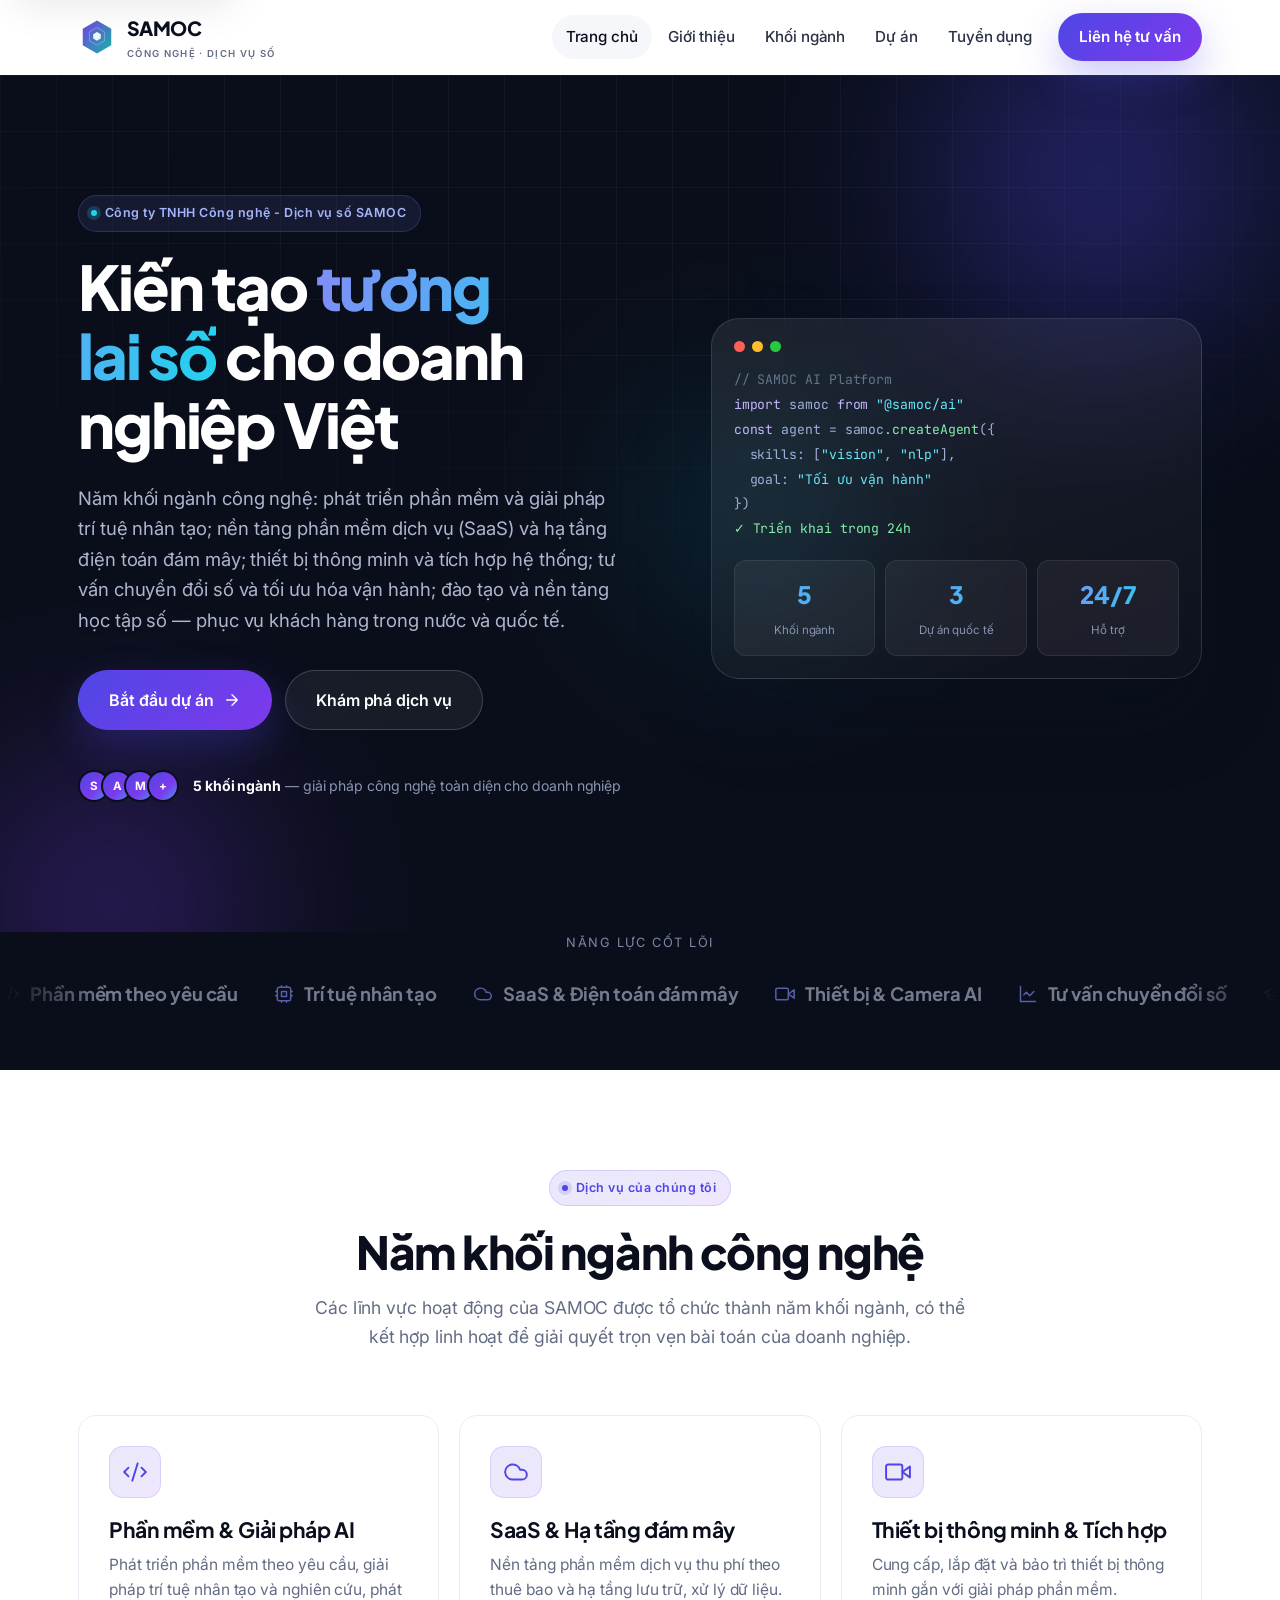
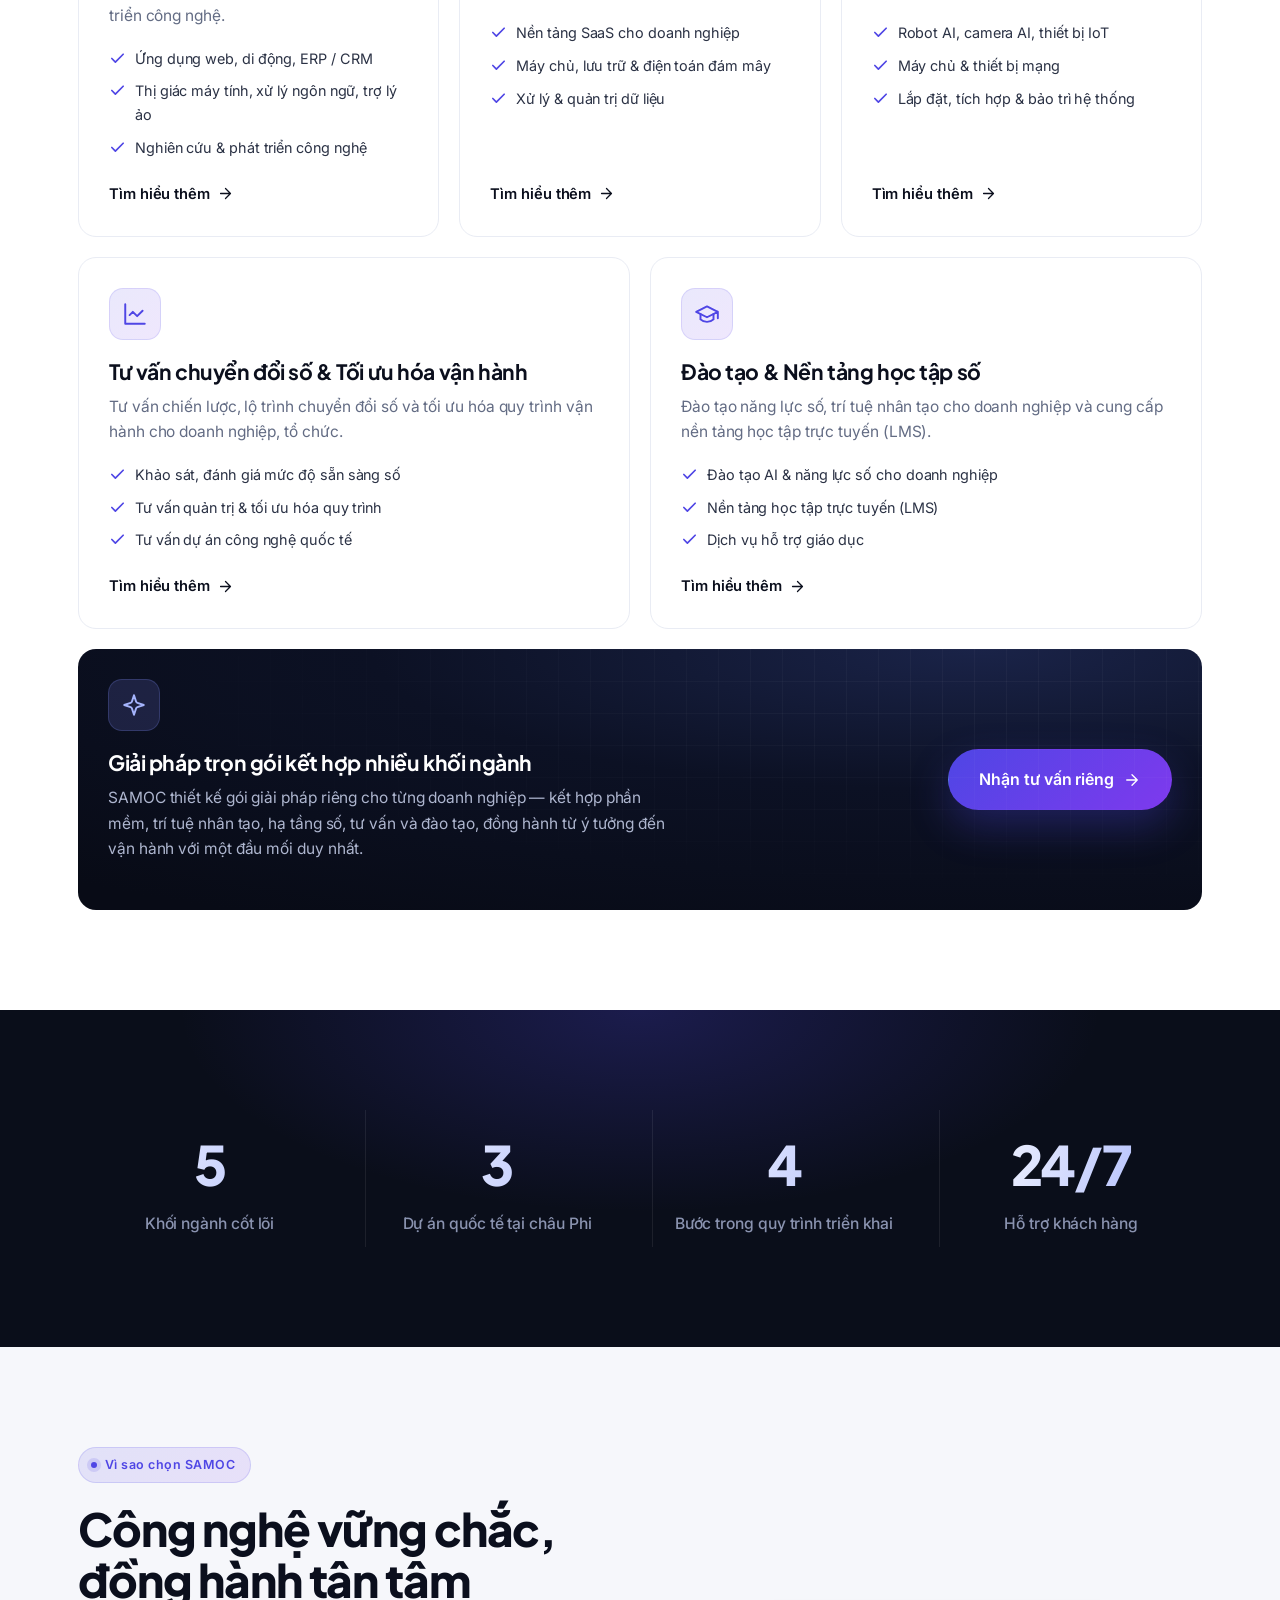
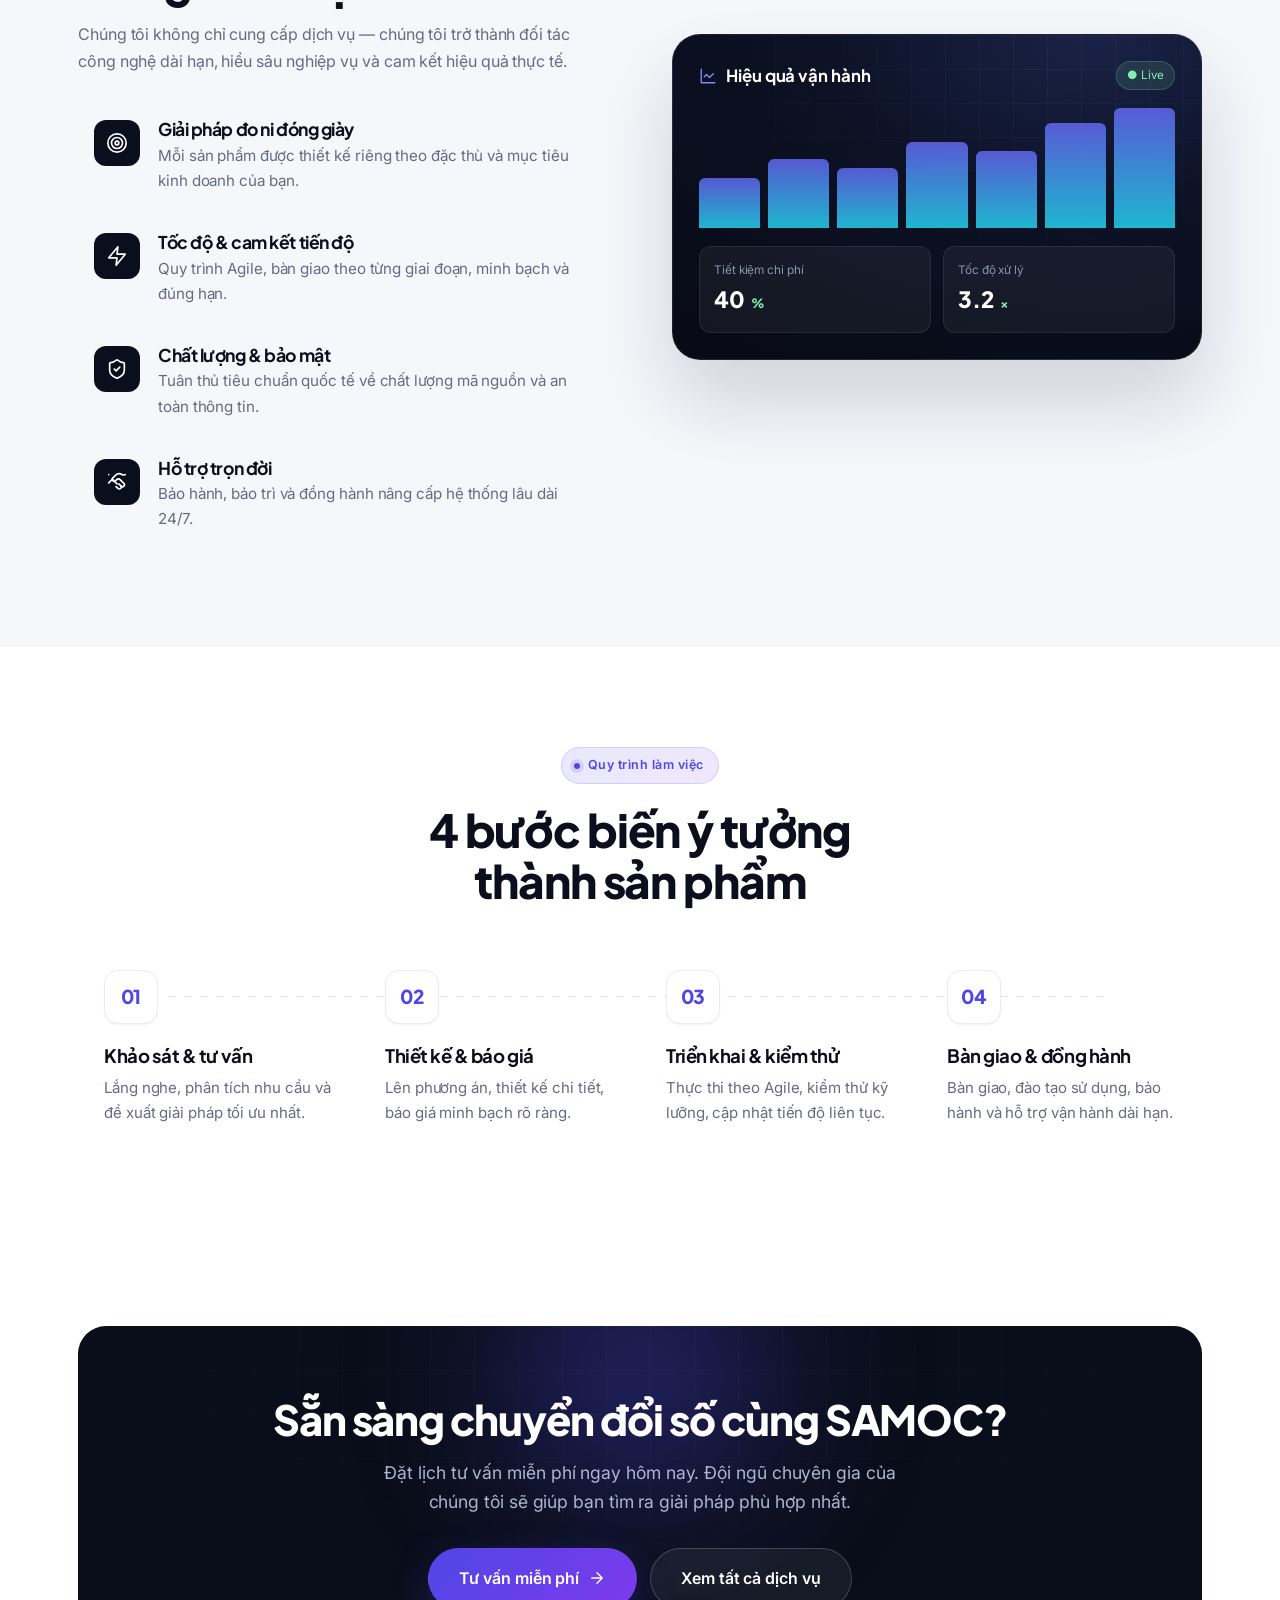
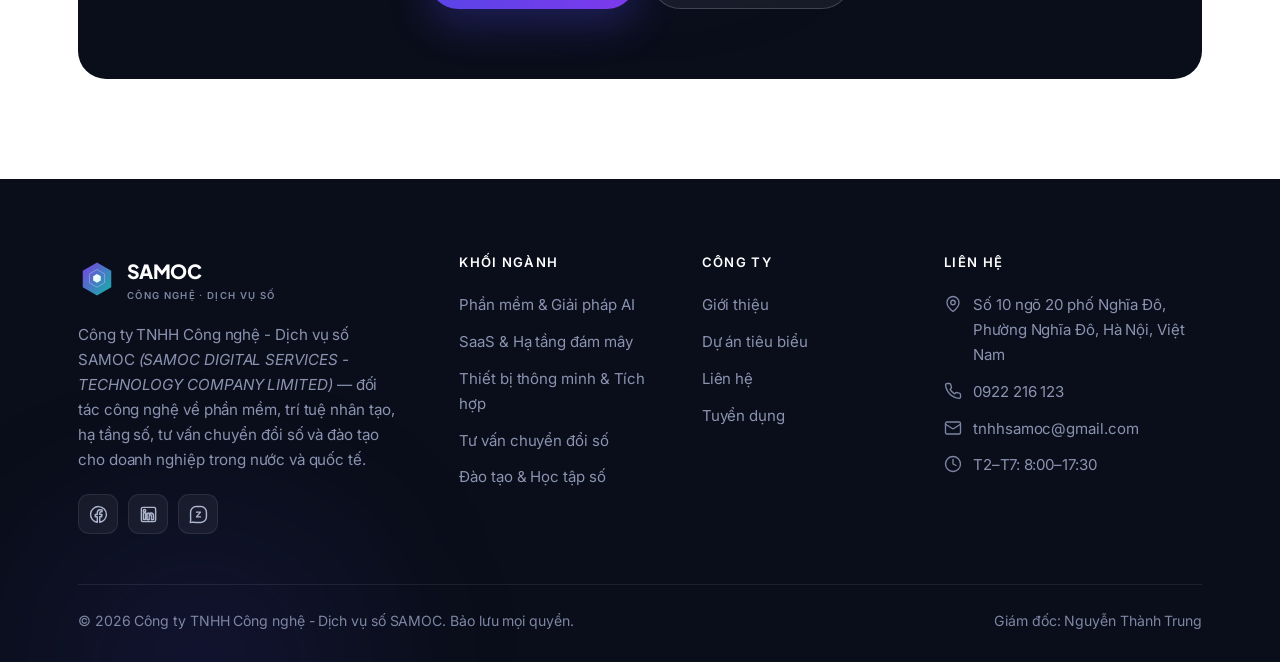
<file: samoc-website-main/index.html>
<!DOCTYPE html>
<html lang="vi">
<head>
  <meta charset="UTF-8" />
  <meta name="viewport" content="width=device-width, initial-scale=1.0" />
  <title>Công ty TNHH Công nghệ - Dịch vụ số SAMOC | Phần mềm · AI · Hạ tầng số · Đào tạo</title>
  <meta name="description" content="Công ty TNHH Công nghệ - Dịch vụ số SAMOC: phát triển phần mềm và giải pháp trí tuệ nhân tạo, nền tảng SaaS và hạ tầng điện toán đám mây, thiết bị thông minh, tư vấn chuyển đổi số và đào tạo. Phục vụ khách hàng trong nước và quốc tế." />
  <link rel="icon" type="image/svg+xml" href="assets/favicon.svg" />
  <meta name="theme-color" content="#0b0f1d" />
  <link rel="canonical" href="https://samocdigital.com/" />
  <meta property="og:type" content="website" />
  <meta property="og:site_name" content="SAMOC" />
  <meta property="og:locale" content="vi_VN" />
  <meta property="og:title" content="Công ty TNHH Công nghệ - Dịch vụ số SAMOC" />
  <meta property="og:description" content="Công ty TNHH Công nghệ - Dịch vụ số SAMOC: phát triển phần mềm và giải pháp trí tuệ nhân tạo, nền tảng SaaS và hạ tầng điện toán đám mây, thiết bị thông minh, tư vấn chuyển đổi số và đào tạo. Phục vụ khách hàng trong nước và quốc tế." />
  <meta property="og:url" content="https://samocdigital.com/" />
  <meta property="og:image" content="https://samocdigital.com/assets/og-image.png" />
  <meta name="twitter:card" content="summary_large_image" />
  <meta name="twitter:title" content="Công ty TNHH Công nghệ - Dịch vụ số SAMOC" />
  <meta name="twitter:description" content="Phần mềm và trí tuệ nhân tạo, SaaS và hạ tầng đám mây, thiết bị thông minh, tư vấn chuyển đổi số, đào tạo — trong nước và quốc tế." />
  <meta name="twitter:image" content="https://samocdigital.com/assets/og-image.png" />
  <link rel="preconnect" href="https://fonts.googleapis.com" />
  <link rel="preconnect" href="https://fonts.gstatic.com" crossorigin />
  <link href="https://fonts.googleapis.com/css2?family=Plus+Jakarta+Sans:wght@500;600;700;800&family=Inter:wght@400;500;600&family=JetBrains+Mono:wght@400;500&display=swap" rel="stylesheet" />
  <link rel="stylesheet" href="assets/css/style.css" />
</head>
<body>
  <a class="skip-link" href="#main">Bỏ qua phần điều hướng</a>

  <!-- HEADER -->
  <header class="site-header">
    <div class="container nav">
      <a href="index.html" class="brand">
<svg class="logo" viewBox="0 0 120 120" fill="none" xmlns="http://www.w3.org/2000/svg" aria-hidden="true">
  <defs>
    <linearGradient id="tg" x1="0" y1="0" x2="1" y2="1">
      <stop offset="0" stop-color="#7b3fe4"/>
      <stop offset="1" stop-color="#12b5a6"/>
    </linearGradient>
    <linearGradient id="bg" x1="0" y1="0" x2="1" y2="1">
      <stop offset="0" stop-color="#ffffff"/>
      <stop offset="1" stop-color="#d6f5f0"/>
    </linearGradient>
  </defs>
  <polygon points="60,8 105,34 105,86 60,112 15,86 15,34" fill="url(#tg)"/>
  <polygon points="60,30 84,44 84,72 60,86 36,72 36,44" fill="none" stroke="#ffffff" stroke-opacity="0.30" stroke-width="3"/>
  <polygon points="60,44 72,51 72,65 60,72 48,65 48,51" fill="url(#bg)"/>
</svg>
        <span>SAMOC<small>Công nghệ · Dịch vụ số</small></span>
      </a>
      <nav class="nav-links" id="navLinks">
        <a href="index.html" class="active" aria-current="page">Trang chủ</a>
        <a href="about.html">Giới thiệu</a>
        <a href="services.html">Khối ngành</a>
        <a href="projects.html">Dự án</a>
        <a href="careers.html">Tuyển dụng</a>
        <a href="contact.html" class="btn btn-brand nav-cta">Liên hệ tư vấn</a>
      </nav>
      <button type="button" class="nav-toggle" id="navToggle" aria-label="Mở menu" aria-expanded="false" aria-controls="navLinks">
        <svg class="icon" viewBox="0 0 24 24"><path d="M4 6h16M4 12h16M4 18h16"/></svg>
      </button>
    </div>
  </header>

  <main id="main">

  <!-- HERO -->
  <section class="hero">
    <div class="grid-bg"></div>
    <div class="glow g1"></div><div class="glow g2"></div><div class="glow g3"></div>
    <div class="container">
      <div class="hero-grid">
        <div>
          <span class="eyebrow on-dark">Công ty TNHH Công nghệ - Dịch vụ số SAMOC</span>
          <h1>Kiến tạo <span class="grad">tương lai số</span> cho doanh nghiệp Việt</h1>
          <p class="lead">Năm khối ngành công nghệ: phát triển phần mềm và giải pháp trí tuệ nhân tạo; nền tảng phần mềm dịch vụ (SaaS) và hạ tầng điện toán đám mây; thiết bị thông minh và tích hợp hệ thống; tư vấn chuyển đổi số và tối ưu hóa vận hành; đào tạo và nền tảng học tập số — phục vụ khách hàng trong nước và quốc tế.</p>
          <div class="hero-actions">
            <a href="contact.html" class="btn btn-brand btn-lg">Bắt đầu dự án
              <svg class="icon" viewBox="0 0 24 24"><path d="M5 12h14M12 5l7 7-7 7"/></svg></a>
            <a href="services.html" class="btn btn-ghost btn-lg">Khám phá dịch vụ</a>
          </div>
          <div class="hero-trust">
            <div class="avatars"><span>S</span><span>A</span><span>M</span><span>+</span></div>
            <div><b>5 khối ngành</b> — giải pháp công nghệ toàn diện cho doanh nghiệp</div>
          </div>
        </div>
        <div class="hero-visual">
          <div class="hero-card">
            <div class="win-dots"><i></i><i></i><i></i></div>
            <div class="code-line"><span class="c">// SAMOC AI Platform</span></div>
            <div class="code-line"><span class="k">import</span> samoc <span class="k">from</span> <span class="s">"@samoc/ai"</span></div>
            <div class="code-line"><span class="k">const</span> agent = samoc.<span class="f">createAgent</span>({</div>
            <div class="code-line">&nbsp;&nbsp;skills: [<span class="s">"vision"</span>, <span class="s">"nlp"</span>],</div>
            <div class="code-line">&nbsp;&nbsp;goal: <span class="s">"Tối ưu vận hành"</span></div>
            <div class="code-line">})</div>
            <div class="code-line"><span class="f">✓ Triển khai trong 24h</span></div>
            <div class="hero-stats">
              <div><b data-count="5">5</b><small>Khối ngành</small></div>
              <div><b data-count="3">3</b><small>Dự án quốc tế</small></div>
              <div><b data-count="24" data-suffix="/7">24/7</b><small>Hỗ trợ</small></div>
            </div>
          </div>
        </div>
      </div>
    </div>
  </section>

  <!-- LOGOS / CAPABILITIES MARQUEE -->
  <div class="logos-strip">
    <div class="container"><p class="label">Năng lực cốt lõi</p></div>
    <div class="marquee-wrap">
      <div class="marquee">
        <span><svg class="icon" viewBox="0 0 24 24"><path d="m18 16 4-4-4-4M6 8l-4 4 4 4M14.5 4l-5 16"/></svg>Phần mềm theo yêu cầu</span>
        <span><svg class="icon" viewBox="0 0 24 24"><rect x="4" y="4" width="16" height="16" rx="2"/><rect x="9" y="9" width="6" height="6"/><path d="M9 2v2M15 2v2M9 20v2M15 20v2M20 9h2M20 14h2M2 9h2M2 14h2"/></svg>Trí tuệ nhân tạo</span>
        <span><svg class="icon" viewBox="0 0 24 24"><path d="M17.5 19H9a7 7 0 1 1 6.71-9h1.79a4.5 4.5 0 1 1 0 9Z"/></svg>SaaS &amp; Điện toán đám mây</span>
        <span><svg class="icon" viewBox="0 0 24 24"><path d="M23 7l-7 5 7 5V7z"/><rect x="1" y="5" width="15" height="14" rx="2"/></svg>Thiết bị &amp; Camera AI</span>
        <span><svg class="icon" viewBox="0 0 24 24"><path d="M3 3v18h18"/><path d="m19 9-5 5-4-4-3 3"/></svg>Tư vấn chuyển đổi số</span>
        <span><svg class="icon" viewBox="0 0 24 24"><path d="M22 10v6M2 10l10-5 10 5-10 5z"/><path d="M6 12v5c3 3 9 3 12 0v-5"/></svg>Đào tạo năng lực số</span>
        <span><svg class="icon" viewBox="0 0 24 24"><path d="M4 4h16v12H4z"/><path d="M2 20h20M9 8l2 2 4-4"/></svg>ERP / CRM</span>
        <!-- duplicate for seamless loop -->
        <span aria-hidden="true"><svg class="icon" viewBox="0 0 24 24"><path d="m18 16 4-4-4-4M6 8l-4 4 4 4M14.5 4l-5 16"/></svg>Phần mềm theo yêu cầu</span>
        <span aria-hidden="true"><svg class="icon" viewBox="0 0 24 24"><rect x="4" y="4" width="16" height="16" rx="2"/><rect x="9" y="9" width="6" height="6"/><path d="M9 2v2M15 2v2M9 20v2M15 20v2M20 9h2M20 14h2M2 9h2M2 14h2"/></svg>Trí tuệ nhân tạo</span>
        <span aria-hidden="true"><svg class="icon" viewBox="0 0 24 24"><path d="M17.5 19H9a7 7 0 1 1 6.71-9h1.79a4.5 4.5 0 1 1 0 9Z"/></svg>SaaS &amp; Điện toán đám mây</span>
        <span aria-hidden="true"><svg class="icon" viewBox="0 0 24 24"><path d="M23 7l-7 5 7 5V7z"/><rect x="1" y="5" width="15" height="14" rx="2"/></svg>Thiết bị &amp; Camera AI</span>
        <span aria-hidden="true"><svg class="icon" viewBox="0 0 24 24"><path d="M3 3v18h18"/><path d="m19 9-5 5-4-4-3 3"/></svg>Tư vấn chuyển đổi số</span>
        <span aria-hidden="true"><svg class="icon" viewBox="0 0 24 24"><path d="M22 10v6M2 10l10-5 10 5-10 5z"/><path d="M6 12v5c3 3 9 3 12 0v-5"/></svg>Đào tạo năng lực số</span>
        <span aria-hidden="true"><svg class="icon" viewBox="0 0 24 24"><path d="M4 4h16v12H4z"/><path d="M2 20h20M9 8l2 2 4-4"/></svg>ERP / CRM</span>
      </div>
    </div>
  </div>

  <!-- SERVICES (BENTO) -->
  <section id="services">
    <div class="container">
      <div class="section-head reveal">
        <span class="eyebrow">Dịch vụ của chúng tôi</span>
        <h2 class="section-title">Năm khối ngành công nghệ</h2>
        <p>Các lĩnh vực hoạt động của SAMOC được tổ chức thành năm khối ngành, có thể kết hợp linh hoạt để giải quyết trọn vẹn bài toán của doanh nghiệp.</p>
      </div>
      <div class="bento">

        <div class="bento-card span-2 reveal">
          <div class="svc-ic"><svg class="icon" viewBox="0 0 24 24"><path d="m18 16 4-4-4-4M6 8l-4 4 4 4M14.5 4l-5 16"/></svg></div>
          <h3>Phần mềm &amp; Giải pháp AI</h3>
          <p>Phát triển phần mềm theo yêu cầu, giải pháp trí tuệ nhân tạo và nghiên cứu, phát triển công nghệ.</p>
          <ul>
            <li><svg class="icon" viewBox="0 0 24 24"><path d="M20 6 9 17l-5-5"/></svg>Ứng dụng web, di động, ERP / CRM</li>
            <li><svg class="icon" viewBox="0 0 24 24"><path d="M20 6 9 17l-5-5"/></svg>Thị giác máy tính, xử lý ngôn ngữ, trợ lý ảo</li>
            <li><svg class="icon" viewBox="0 0 24 24"><path d="M20 6 9 17l-5-5"/></svg>Nghiên cứu &amp; phát triển công nghệ</li>
          </ul>
          <a href="services.html#software" class="svc-link">Tìm hiểu thêm <svg class="icon" viewBox="0 0 24 24"><path d="M5 12h14M12 5l7 7-7 7"/></svg></a>
        </div>

        <div class="bento-card span-2 reveal" data-delay="1">
          <div class="svc-ic"><svg class="icon" viewBox="0 0 24 24"><path d="M17.5 19H9a7 7 0 1 1 6.71-9h1.79a4.5 4.5 0 1 1 0 9Z"/></svg></div>
          <h3>SaaS &amp; Hạ tầng đám mây</h3>
          <p>Nền tảng phần mềm dịch vụ thu phí theo thuê bao và hạ tầng lưu trữ, xử lý dữ liệu.</p>
          <ul>
            <li><svg class="icon" viewBox="0 0 24 24"><path d="M20 6 9 17l-5-5"/></svg>Nền tảng SaaS cho doanh nghiệp</li>
            <li><svg class="icon" viewBox="0 0 24 24"><path d="M20 6 9 17l-5-5"/></svg>Máy chủ, lưu trữ &amp; điện toán đám mây</li>
            <li><svg class="icon" viewBox="0 0 24 24"><path d="M20 6 9 17l-5-5"/></svg>Xử lý &amp; quản trị dữ liệu</li>
          </ul>
          <a href="services.html#cloud" class="svc-link">Tìm hiểu thêm <svg class="icon" viewBox="0 0 24 24"><path d="M5 12h14M12 5l7 7-7 7"/></svg></a>
        </div>

        <div class="bento-card span-2 reveal" data-delay="2">
          <div class="svc-ic"><svg class="icon" viewBox="0 0 24 24"><path d="M23 7l-7 5 7 5V7z"/><rect x="1" y="5" width="15" height="14" rx="2"/></svg></div>
          <h3>Thiết bị thông minh &amp; Tích hợp</h3>
          <p>Cung cấp, lắp đặt và bảo trì thiết bị thông minh gắn với giải pháp phần mềm.</p>
          <ul>
            <li><svg class="icon" viewBox="0 0 24 24"><path d="M20 6 9 17l-5-5"/></svg>Robot AI, camera AI, thiết bị IoT</li>
            <li><svg class="icon" viewBox="0 0 24 24"><path d="M20 6 9 17l-5-5"/></svg>Máy chủ &amp; thiết bị mạng</li>
            <li><svg class="icon" viewBox="0 0 24 24"><path d="M20 6 9 17l-5-5"/></svg>Lắp đặt, tích hợp &amp; bảo trì hệ thống</li>
          </ul>
          <a href="services.html#devices" class="svc-link">Tìm hiểu thêm <svg class="icon" viewBox="0 0 24 24"><path d="M5 12h14M12 5l7 7-7 7"/></svg></a>
        </div>

        <div class="bento-card span-3 reveal">
          <div class="svc-ic"><svg class="icon" viewBox="0 0 24 24"><path d="M3 3v18h18"/><path d="m19 9-5 5-4-4-3 3"/></svg></div>
          <h3>Tư vấn chuyển đổi số &amp; Tối ưu hóa vận hành</h3>
          <p>Tư vấn chiến lược, lộ trình chuyển đổi số và tối ưu hóa quy trình vận hành cho doanh nghiệp, tổ chức.</p>
          <ul>
            <li><svg class="icon" viewBox="0 0 24 24"><path d="M20 6 9 17l-5-5"/></svg>Khảo sát, đánh giá mức độ sẵn sàng số</li>
            <li><svg class="icon" viewBox="0 0 24 24"><path d="M20 6 9 17l-5-5"/></svg>Tư vấn quản trị &amp; tối ưu hóa quy trình</li>
            <li><svg class="icon" viewBox="0 0 24 24"><path d="M20 6 9 17l-5-5"/></svg>Tư vấn dự án công nghệ quốc tế</li>
          </ul>
          <a href="services.html#consulting" class="svc-link">Tìm hiểu thêm <svg class="icon" viewBox="0 0 24 24"><path d="M5 12h14M12 5l7 7-7 7"/></svg></a>
        </div>

        <div class="bento-card span-3 reveal" data-delay="1">
          <div class="svc-ic"><svg class="icon" viewBox="0 0 24 24"><path d="M22 10v6M2 10l10-5 10 5-10 5z"/><path d="M6 12v5c3 3 9 3 12 0v-5"/></svg></div>
          <h3>Đào tạo &amp; Nền tảng học tập số</h3>
          <p>Đào tạo năng lực số, trí tuệ nhân tạo cho doanh nghiệp và cung cấp nền tảng học tập trực tuyến (LMS).</p>
          <ul>
            <li><svg class="icon" viewBox="0 0 24 24"><path d="M20 6 9 17l-5-5"/></svg>Đào tạo AI &amp; năng lực số cho doanh nghiệp</li>
            <li><svg class="icon" viewBox="0 0 24 24"><path d="M20 6 9 17l-5-5"/></svg>Nền tảng học tập trực tuyến (LMS)</li>
            <li><svg class="icon" viewBox="0 0 24 24"><path d="M20 6 9 17l-5-5"/></svg>Dịch vụ hỗ trợ giáo dục</li>
          </ul>
          <a href="services.html#education" class="svc-link">Tìm hiểu thêm <svg class="icon" viewBox="0 0 24 24"><path d="M5 12h14M12 5l7 7-7 7"/></svg></a>
        </div>

        <div class="bento-card span-6 dark reveal" style="flex-direction:row;align-items:center;justify-content:space-between;gap:24px;flex-wrap:wrap">
          <div style="max-width:560px">
            <div class="svc-ic"><svg class="icon" viewBox="0 0 24 24"><path d="m12 3-1.9 5.8a2 2 0 0 1-1.3 1.3L3 12l5.8 1.9a2 2 0 0 1 1.3 1.3L12 21l1.9-5.8a2 2 0 0 1 1.3-1.3L21 12l-5.8-1.9a2 2 0 0 1-1.3-1.3z"/></svg></div>
            <h3>Giải pháp trọn gói kết hợp nhiều khối ngành</h3>
            <p>SAMOC thiết kế gói giải pháp riêng cho từng doanh nghiệp — kết hợp phần mềm, trí tuệ nhân tạo, hạ tầng số, tư vấn và đào tạo, đồng hành từ ý tưởng đến vận hành với một đầu mối duy nhất.</p>
          </div>
          <a href="contact.html" class="btn btn-brand btn-lg">Nhận tư vấn riêng
            <svg class="icon" viewBox="0 0 24 24"><path d="M5 12h14M12 5l7 7-7 7"/></svg></a>
        </div>

      </div>
    </div>
  </section>

  <!-- STATS -->
  <section class="stats-band">
    <div class="glow-band"></div>
    <div class="container">
      <div class="stats-grid">
        <div class="stat reveal"><b data-count="5">5</b><span>Khối ngành cốt lõi</span></div>
        <div class="stat reveal" data-delay="1"><b data-count="3">3</b><span>Dự án quốc tế tại châu Phi</span></div>
        <div class="stat reveal" data-delay="2"><b data-count="4">4</b><span>Bước trong quy trình triển khai</span></div>
        <div class="stat reveal" data-delay="3"><b data-count="24" data-suffix="/7">24/7</b><span>Hỗ trợ khách hàng</span></div>
      </div>
    </div>
  </section>

  <!-- WHY US -->
  <section style="background:var(--c-bg-soft)">
    <div class="container">
      <div class="split">
        <div class="reveal">
          <span class="eyebrow">Vì sao chọn SAMOC</span>
          <h2 class="section-title">Công nghệ vững chắc, đồng hành tận tâm</h2>
          <p style="margin-top:16px">Chúng tôi không chỉ cung cấp dịch vụ — chúng tôi trở thành đối tác công nghệ dài hạn, hiểu sâu nghiệp vụ và cam kết hiệu quả thực tế.</p>
          <div class="feature-list">
            <div class="feature-item">
              <div class="fi-icon"><svg class="icon" viewBox="0 0 24 24"><circle cx="12" cy="12" r="10"/><circle cx="12" cy="12" r="6"/><circle cx="12" cy="12" r="2"/></svg></div>
              <div><h3>Giải pháp đo ni đóng giày</h3><p>Mỗi sản phẩm được thiết kế riêng theo đặc thù và mục tiêu kinh doanh của bạn.</p></div>
            </div>
            <div class="feature-item">
              <div class="fi-icon"><svg class="icon" viewBox="0 0 24 24"><path d="M13 2 3 14h9l-1 8 10-12h-9z"/></svg></div>
              <div><h3>Tốc độ &amp; cam kết tiến độ</h3><p>Quy trình Agile, bàn giao theo từng giai đoạn, minh bạch và đúng hạn.</p></div>
            </div>
            <div class="feature-item">
              <div class="fi-icon"><svg class="icon" viewBox="0 0 24 24"><path d="M20 13c0 5-3.5 7.5-7.66 8.95a1 1 0 0 1-.67-.01C7.5 20.5 4 18 4 13V6a1 1 0 0 1 1-1c2 0 4.5-1.2 6.24-2.72a1.17 1.17 0 0 1 1.52 0C14.51 3.81 17 5 19 5a1 1 0 0 1 1 1z"/><path d="m9 12 2 2 4-4"/></svg></div>
              <div><h3>Chất lượng &amp; bảo mật</h3><p>Tuân thủ tiêu chuẩn quốc tế về chất lượng mã nguồn và an toàn thông tin.</p></div>
            </div>
            <div class="feature-item">
              <div class="fi-icon"><svg class="icon" viewBox="0 0 24 24"><path d="m11 17 2 2a1 1 0 1 0 3-3"/><path d="m14 14 2.5 2.5a1 1 0 1 0 3-3l-3.88-3.88a3 3 0 0 0-4.24 0l-.88.88a1 1 0 1 1-3-3l2.81-2.81a5.79 5.79 0 0 1 7.06-.87l.47.28a2 2 0 0 0 1.42.25L21 4"/><path d="M3 4h.01M3 13l4-4 5 5"/></svg></div>
              <div><h3>Hỗ trợ trọn đời</h3><p>Bảo hành, bảo trì và đồng hành nâng cấp hệ thống lâu dài 24/7.</p></div>
            </div>
          </div>
        </div>
        <div class="reveal" data-delay="1">
          <div class="showcase">
            <div class="grid-bg"></div>
            <div class="showcase-inner">
              <div class="sc-row">
                <span class="t"><svg class="icon" viewBox="0 0 24 24"><path d="M3 3v18h18"/><path d="m19 9-5 5-4-4-3 3"/></svg>Hiệu quả vận hành</span>
                <span class="sc-pill">● Live</span>
              </div>
              <div class="sc-bars">
                <i style="height:42%"></i><i style="height:58%"></i><i style="height:50%"></i><i style="height:72%"></i><i style="height:64%"></i><i style="height:88%"></i><i style="height:100%"></i>
              </div>
              <div class="sc-cards">
                <div class="sc-mini"><span>Tiết kiệm chi phí</span><b>40<em>%</em></b></div>
                <div class="sc-mini"><span>Tốc độ xử lý</span><b>3.2<em>×</em></b></div>
              </div>
            </div>
          </div>
        </div>
      </div>
    </div>
  </section>

  <!-- PROCESS -->
  <section>
    <div class="container">
      <div class="section-head reveal">
        <span class="eyebrow">Quy trình làm việc</span>
        <h2 class="section-title">4 bước biến ý tưởng thành sản phẩm</h2>
      </div>
      <div class="process-grid">
        <div class="process-line"></div>
        <div class="process-step reveal"><div class="num">01</div><h3>Khảo sát &amp; tư vấn</h3><p>Lắng nghe, phân tích nhu cầu và đề xuất giải pháp tối ưu nhất.</p></div>
        <div class="process-step reveal" data-delay="1"><div class="num">02</div><h3>Thiết kế &amp; báo giá</h3><p>Lên phương án, thiết kế chi tiết, báo giá minh bạch rõ ràng.</p></div>
        <div class="process-step reveal" data-delay="2"><div class="num">03</div><h3>Triển khai &amp; kiểm thử</h3><p>Thực thi theo Agile, kiểm thử kỹ lưỡng, cập nhật tiến độ liên tục.</p></div>
        <div class="process-step reveal" data-delay="3"><div class="num">04</div><h3>Bàn giao &amp; đồng hành</h3><p>Bàn giao, đào tạo sử dụng, bảo hành và hỗ trợ vận hành dài hạn.</p></div>
      </div>
    </div>
  </section>

  <!-- TESTIMONIALS — tạm ẩn cho tới khi có phản hồi khách hàng thật -->

  <!-- CTA -->
  <section>
    <div class="container">
      <div class="cta-band reveal">
        <div class="grid-bg"></div><div class="glow"></div>
        <h2>Sẵn sàng chuyển đổi số cùng SAMOC?</h2>
        <p>Đặt lịch tư vấn miễn phí ngay hôm nay. Đội ngũ chuyên gia của chúng tôi sẽ giúp bạn tìm ra giải pháp phù hợp nhất.</p>
        <div class="cta-actions">
          <a href="contact.html" class="btn btn-brand btn-lg">Tư vấn miễn phí
            <svg class="icon" viewBox="0 0 24 24"><path d="M5 12h14M12 5l7 7-7 7"/></svg></a>
          <a href="services.html" class="btn btn-ghost btn-lg">Xem tất cả dịch vụ</a>
        </div>
      </div>
    </div>
  </section>
  </main>


  <!-- FOOTER -->
  <footer class="site-footer">
    <div class="glow"></div>
    <div class="container">
      <div class="footer-grid">
        <div class="footer-about">
          <a href="index.html" class="brand">
<svg class="logo" viewBox="0 0 120 120" fill="none" aria-hidden="true"><defs><linearGradient id="tgf" x1="0" y1="0" x2="1" y2="1"><stop offset="0" stop-color="#7b3fe4"/><stop offset="1" stop-color="#12b5a6"/></linearGradient><linearGradient id="bgf" x1="0" y1="0" x2="1" y2="1"><stop offset="0" stop-color="#ffffff"/><stop offset="1" stop-color="#d6f5f0"/></linearGradient></defs><polygon points="60,8 105,34 105,86 60,112 15,86 15,34" fill="url(#tgf)"/><polygon points="60,30 84,44 84,72 60,86 36,72 36,44" fill="none" stroke="#ffffff" stroke-opacity="0.30" stroke-width="3"/><polygon points="60,44 72,51 72,65 60,72 48,65 48,51" fill="url(#bgf)"/></svg>
            <span>SAMOC<small>Công nghệ · Dịch vụ số</small></span>
          </a>
          <p>Công ty TNHH Công nghệ - Dịch vụ số SAMOC <em>(SAMOC DIGITAL SERVICES - TECHNOLOGY COMPANY LIMITED)</em> — đối tác công nghệ về phần mềm, trí tuệ nhân tạo, hạ tầng số, tư vấn chuyển đổi số và đào tạo cho doanh nghiệp trong nước và quốc tế.</p>
          <div class="socials">
            <a href="https://www.facebook.com/samocdigital/" target="_blank" rel="noopener noreferrer" aria-label="Facebook SAMOC"><svg class="icon" viewBox="0 0 24 24" fill="currentColor" stroke="none"><path d="M22 12a10 10 0 1 0-11.56 9.88v-6.99H7.9V12h2.54V9.8c0-2.5 1.49-3.89 3.78-3.89 1.09 0 2.24.2 2.24.2v2.46h-1.26c-1.24 0-1.63.77-1.63 1.56V12h2.78l-.44 2.89h-2.34v6.99A10 10 0 0 0 22 12z"/></svg></a>
            <a href="#" aria-label="LinkedIn SAMOC"><svg class="icon" viewBox="0 0 24 24" fill="currentColor" stroke="none"><path d="M19 3a2 2 0 0 1 2 2v14a2 2 0 0 1-2 2H5a2 2 0 0 1-2-2V5a2 2 0 0 1 2-2zM8.34 18.34V9.99H5.67v8.35zM7 8.84a1.55 1.55 0 1 0 0-3.1 1.55 1.55 0 0 0 0 3.1zm11.34 9.5v-4.58c0-2.45-1.31-3.59-3.06-3.59-1.41 0-2.04.78-2.39 1.32v-1.13h-2.67v8.35h2.67v-4.66c0-.25.02-.5.09-.67.2-.5.65-1.01 1.41-1.01.99 0 1.39.76 1.39 1.86v4.48z"/></svg></a>
            <a href="https://zalo.me/3719155942943261749" target="_blank" rel="noopener noreferrer" aria-label="Zalo SAMOC"><svg class="icon" viewBox="0 0 24 24" fill="none" stroke="currentColor" stroke-width="1.8" stroke-linecap="round" stroke-linejoin="round"><path d="M9 2H15A7 7 0 0 1 22 9V15A7 7 0 0 1 15 22H9C5.6 22 3.9 21.3 2.6 22.1C1.9 22.5 1.3 21.8 1.7 21.1C2.6 19.6 2 18.2 2 15V9A7 7 0 0 1 9 2Z"/><path d="M9.5 9H14.5L9.5 15H14.5"/></svg></a>
          </div>
        </div>
        <div class="footer-col"><h2>Khối ngành</h2>
          <a href="services.html#software">Phần mềm &amp; Giải pháp AI</a>
          <a href="services.html#cloud">SaaS &amp; Hạ tầng đám mây</a>
          <a href="services.html#devices">Thiết bị thông minh &amp; Tích hợp</a>
          <a href="services.html#consulting">Tư vấn chuyển đổi số</a>
          <a href="services.html#education">Đào tạo &amp; Học tập số</a>
        </div>
        <div class="footer-col"><h2>Công ty</h2>
          <a href="about.html">Giới thiệu</a>
          <a href="projects.html">Dự án tiêu biểu</a>
          <a href="contact.html">Liên hệ</a>
          <a href="careers.html">Tuyển dụng</a>
        </div>
        <div class="footer-col footer-contact"><h2>Liên hệ</h2>
          <ul>
            <li><svg class="icon" viewBox="0 0 24 24"><path d="M20 10c0 6-8 12-8 12s-8-6-8-12a8 8 0 0 1 16 0Z"/><circle cx="12" cy="10" r="3"/></svg><span>Số 10 ngõ 20 phố Nghĩa Đô, Phường Nghĩa Đô, Hà Nội, Việt Nam</span></li>
            <li><svg class="icon" viewBox="0 0 24 24"><path d="M22 16.92v3a2 2 0 0 1-2.18 2 19.79 19.79 0 0 1-8.63-3.07 19.5 19.5 0 0 1-6-6 19.79 19.79 0 0 1-3.07-8.67A2 2 0 0 1 4.11 2h3a2 2 0 0 1 2 1.72c.13.96.36 1.9.7 2.81a2 2 0 0 1-.45 2.11L8.09 9.91a16 16 0 0 0 6 6l1.27-1.27a2 2 0 0 1 2.11-.45c.91.34 1.85.57 2.81.7A2 2 0 0 1 22 16.92z"/></svg><a href="tel:0922216123">0922&nbsp;216&nbsp;123</a></li>
            <li><svg class="icon" viewBox="0 0 24 24"><rect width="20" height="16" x="2" y="4" rx="2"/><path d="m22 7-8.97 5.7a1.94 1.94 0 0 1-2.06 0L2 7"/></svg><a href="mailto:tnhhsamoc@gmail.com">tnhhsamoc@gmail.com</a></li>
            <li><svg class="icon" viewBox="0 0 24 24"><circle cx="12" cy="12" r="10"/><path d="M12 6v6l4 2"/></svg><span>T2–T7: 8:00–17:30</span></li>
          </ul>
        </div>
      </div>
      <div class="footer-bottom">
        <span>© <span id="year">2026</span> Công ty TNHH Công nghệ - Dịch vụ số SAMOC. Bảo lưu mọi quyền.</span>
        <span>Giám đốc: Nguyễn Thành Trung</span>
      </div>
    </div>
  </footer>

  <script src="assets/js/main.js"></script>
</body>
</html>
</file>
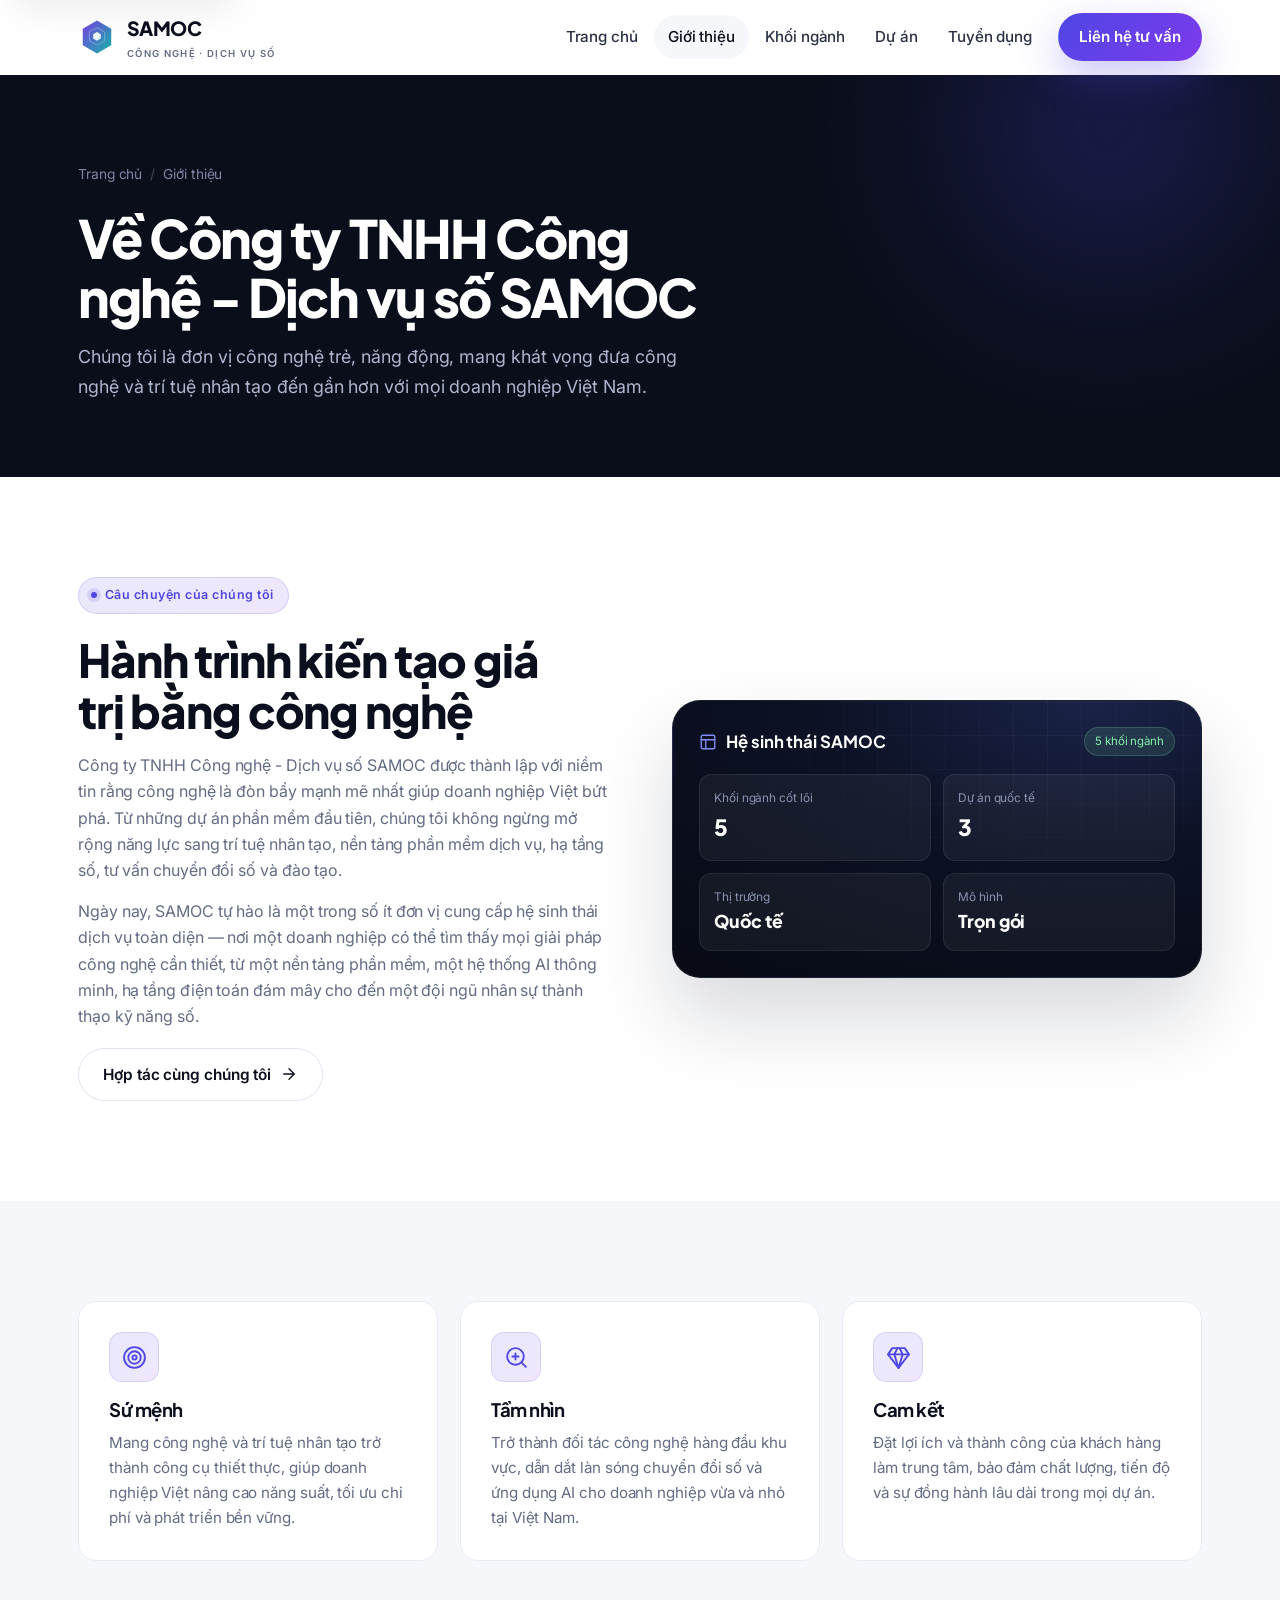
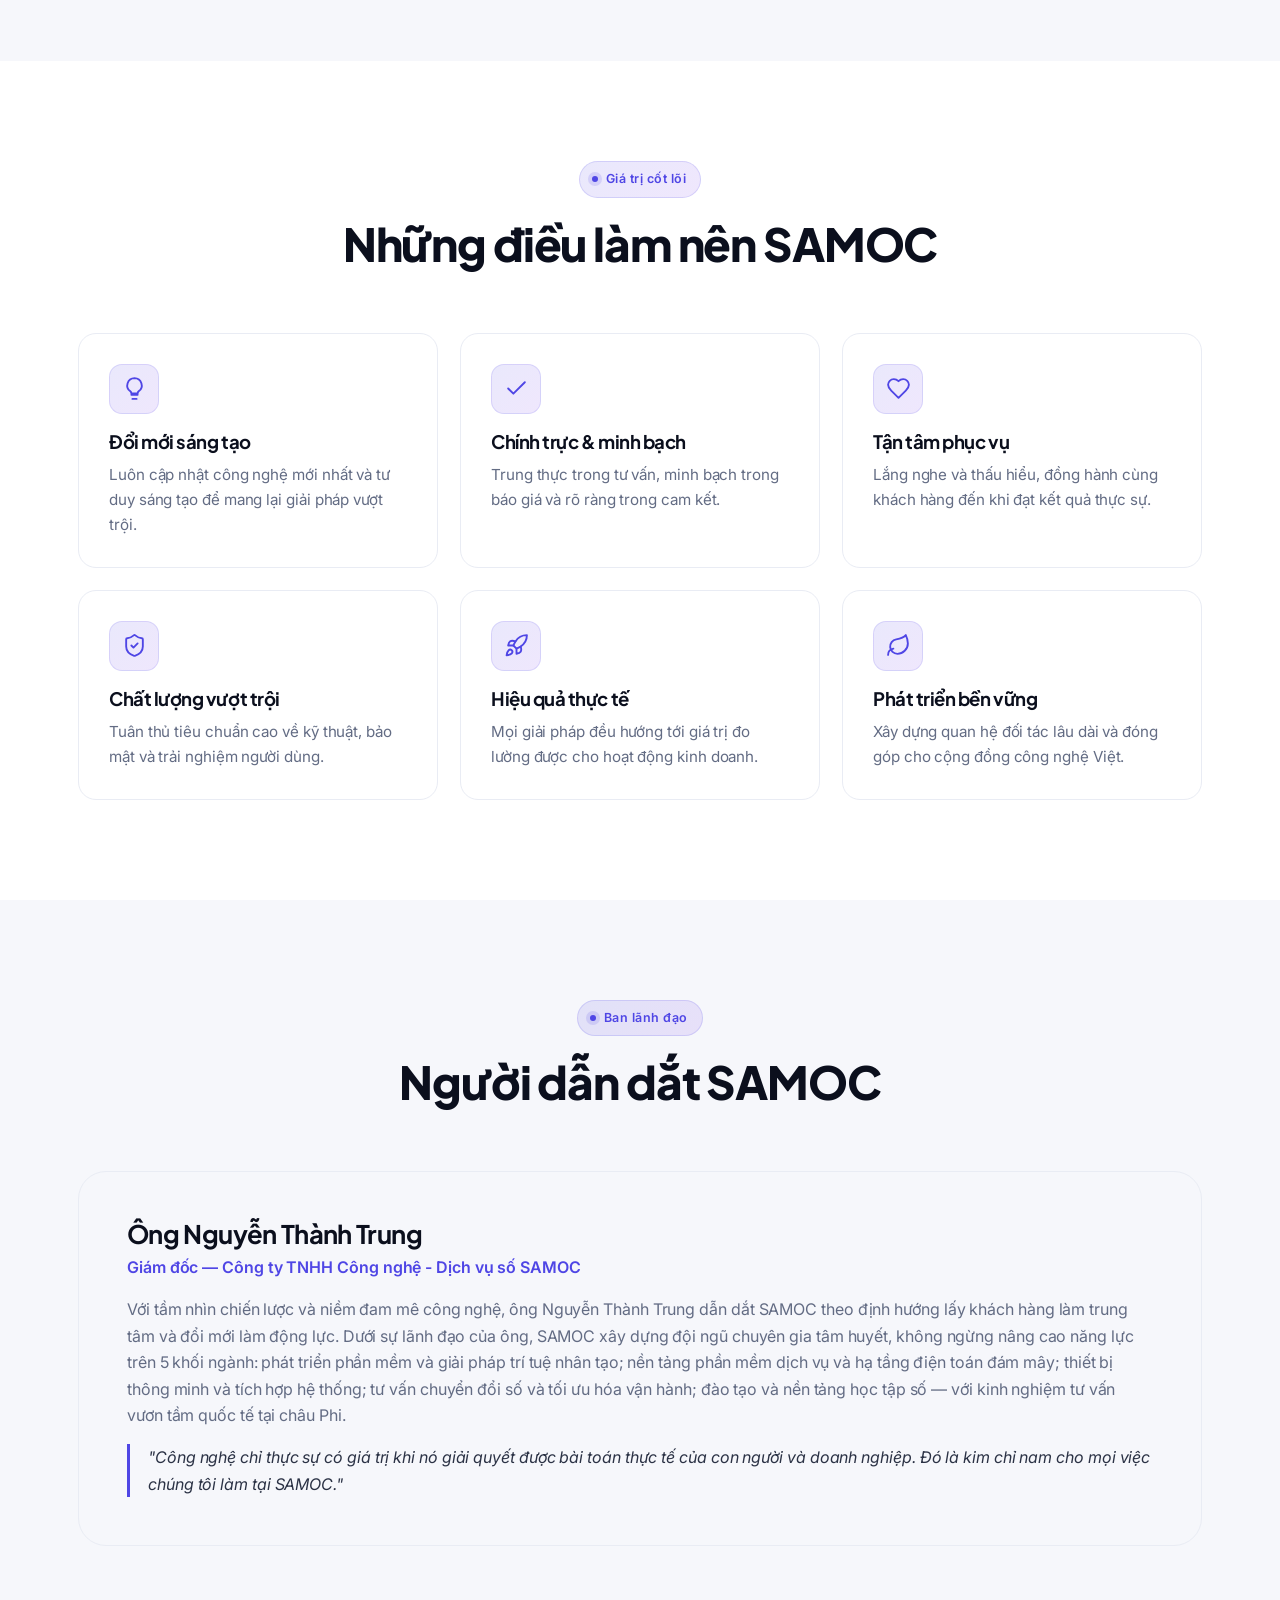
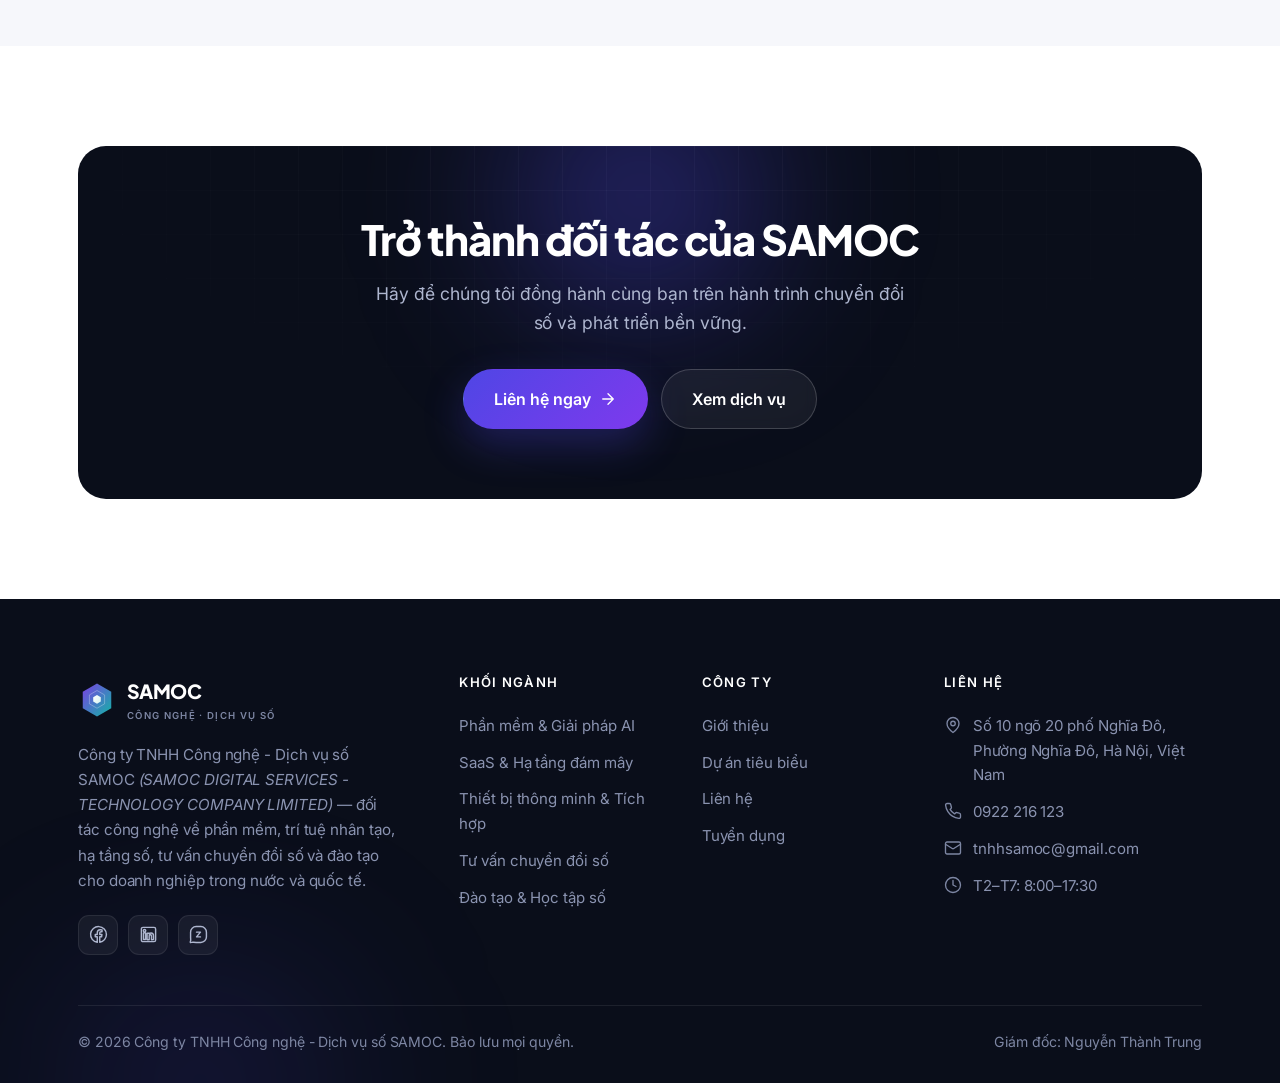
<file: samoc-website-main/about.html>
<!DOCTYPE html>
<html lang="vi">
<head>
  <meta charset="UTF-8" />
  <meta name="viewport" content="width=device-width, initial-scale=1.0" />
  <title>Giới thiệu — Công ty TNHH Công nghệ - Dịch vụ số SAMOC</title>
  <meta name="description" content="Giới thiệu Công ty TNHH Công nghệ - Dịch vụ số SAMOC: tầm nhìn, sứ mệnh, giá trị cốt lõi và ban lãnh đạo do Giám đốc Nguyễn Thành Trung dẫn dắt." />
  <link rel="icon" type="image/svg+xml" href="assets/favicon.svg" />
  <meta name="theme-color" content="#0b0f1d" />
  <link rel="canonical" href="https://samocdigital.com/about.html" />
  <meta property="og:type" content="website" />
  <meta property="og:site_name" content="SAMOC" />
  <meta property="og:locale" content="vi_VN" />
  <meta property="og:title" content="Giới thiệu — Công ty TNHH Công nghệ - Dịch vụ số SAMOC" />
  <meta property="og:description" content="Tầm nhìn, sứ mệnh, giá trị cốt lõi và ban lãnh đạo của SAMOC do Giám đốc Nguyễn Thành Trung dẫn dắt." />
  <meta property="og:url" content="https://samocdigital.com/about.html" />
  <meta property="og:image" content="https://samocdigital.com/assets/og-image.png" />
  <meta name="twitter:card" content="summary_large_image" />
  <meta name="twitter:title" content="Giới thiệu — SAMOC" />
  <meta name="twitter:description" content="Tầm nhìn, sứ mệnh, giá trị cốt lõi và ban lãnh đạo của SAMOC." />
  <meta name="twitter:image" content="https://samocdigital.com/assets/og-image.png" />
  <link rel="preconnect" href="https://fonts.googleapis.com" />
  <link rel="preconnect" href="https://fonts.gstatic.com" crossorigin />
  <link href="https://fonts.googleapis.com/css2?family=Plus+Jakarta+Sans:wght@500;600;700;800&family=Inter:wght@400;500;600&family=JetBrains+Mono:wght@400;500&display=swap" rel="stylesheet" />
  <link rel="stylesheet" href="assets/css/style.css" />
</head>
<body>
  <a class="skip-link" href="#main">Bỏ qua phần điều hướng</a>

  <header class="site-header">
    <div class="container nav">
      <a href="index.html" class="brand">
<svg class="logo" viewBox="0 0 120 120" fill="none" xmlns="http://www.w3.org/2000/svg" aria-hidden="true">
  <defs>
    <linearGradient id="tg" x1="0" y1="0" x2="1" y2="1">
      <stop offset="0" stop-color="#7b3fe4"/>
      <stop offset="1" stop-color="#12b5a6"/>
    </linearGradient>
    <linearGradient id="bg" x1="0" y1="0" x2="1" y2="1">
      <stop offset="0" stop-color="#ffffff"/>
      <stop offset="1" stop-color="#d6f5f0"/>
    </linearGradient>
  </defs>
  <polygon points="60,8 105,34 105,86 60,112 15,86 15,34" fill="url(#tg)"/>
  <polygon points="60,30 84,44 84,72 60,86 36,72 36,44" fill="none" stroke="#ffffff" stroke-opacity="0.30" stroke-width="3"/>
  <polygon points="60,44 72,51 72,65 60,72 48,65 48,51" fill="url(#bg)"/>
</svg>
      <span>SAMOC<small>Công nghệ · Dịch vụ số</small></span>
      </a>
      <nav class="nav-links" id="navLinks">
        <a href="index.html">Trang chủ</a>
        <a href="about.html" class="active" aria-current="page">Giới thiệu</a>
        <a href="services.html">Khối ngành</a>
        <a href="projects.html">Dự án</a>
        <a href="careers.html">Tuyển dụng</a>
        <a href="contact.html" class="btn btn-brand nav-cta">Liên hệ tư vấn</a>
      </nav>
      <button type="button" class="nav-toggle" id="navToggle" aria-label="Mở menu" aria-expanded="false" aria-controls="navLinks"><svg class="icon" viewBox="0 0 24 24"><path d="M4 6h16M4 12h16M4 18h16"/></svg></button>
    </div>
  </header>

  <main id="main">

  <section class="page-hero">
    <div class="glow"></div>
    <div class="container">
      <div class="breadcrumb"><a href="index.html">Trang chủ</a> <span class="sep">/</span> Giới thiệu</div>
      <h1>Về Công ty TNHH Công nghệ - Dịch vụ số SAMOC</h1>
      <p>Chúng tôi là đơn vị công nghệ trẻ, năng động, mang khát vọng đưa công nghệ và trí tuệ nhân tạo đến gần hơn với mọi doanh nghiệp Việt Nam.</p>
    </div>
  </section>

  <!-- INTRO -->
  <section>
    <div class="container">
      <div class="split">
        <div class="reveal">
          <span class="eyebrow">Câu chuyện của chúng tôi</span>
          <h2 class="section-title">Hành trình kiến tạo giá trị bằng công nghệ</h2>
          <p style="margin-top:16px">Công ty TNHH Công nghệ - Dịch vụ số SAMOC được thành lập với niềm tin rằng công nghệ là đòn bẩy mạnh mẽ nhất giúp doanh nghiệp Việt bứt phá. Từ những dự án phần mềm đầu tiên, chúng tôi không ngừng mở rộng năng lực sang trí tuệ nhân tạo, nền tảng phần mềm dịch vụ, hạ tầng số, tư vấn chuyển đổi số và đào tạo.</p>
          <p style="margin-top:14px">Ngày nay, SAMOC tự hào là một trong số ít đơn vị cung cấp hệ sinh thái dịch vụ toàn diện — nơi một doanh nghiệp có thể tìm thấy mọi giải pháp công nghệ cần thiết, từ một nền tảng phần mềm, một hệ thống AI thông minh, hạ tầng điện toán đám mây cho đến một đội ngũ nhân sự thành thạo kỹ năng số.</p>
          <a href="contact.html" class="btn btn-outline" style="margin-top:18px">Hợp tác cùng chúng tôi
            <svg class="icon" viewBox="0 0 24 24"><path d="M5 12h14M12 5l7 7-7 7"/></svg></a>
        </div>
        <div class="reveal" data-delay="1">
          <div class="showcase">
            <div class="grid-bg"></div>
            <div class="showcase-inner">
              <div class="sc-row"><span class="t"><svg class="icon" viewBox="0 0 24 24"><path d="M3 9h18M9 21V9"/><rect x="3" y="3" width="18" height="18" rx="2"/></svg>Hệ sinh thái SAMOC</span><span class="sc-pill">5 khối ngành</span></div>
              <div class="sc-cards" style="grid-template-columns:1fr 1fr;gap:12px;margin-top:8px">
                <div class="sc-mini"><span>Khối ngành cốt lõi</span><b>5</b></div>
                <div class="sc-mini"><span>Dự án quốc tế</span><b>3</b></div>
                <div class="sc-mini"><span>Thị trường</span><b style="font-size:1.1rem">Quốc tế</b></div>
                <div class="sc-mini"><span>Mô hình</span><b style="font-size:1.1rem">Trọn gói</b></div>
              </div>
            </div>
          </div>
        </div>
      </div>
    </div>
  </section>

  <!-- MISSION / VISION -->
  <section style="background:var(--c-bg-soft)">
    <div class="container">
      <div class="values-grid">
        <div class="value reveal">
          <div class="vi"><svg class="icon" viewBox="0 0 24 24"><circle cx="12" cy="12" r="10"/><circle cx="12" cy="12" r="6"/><circle cx="12" cy="12" r="2"/></svg></div>
          <h3>Sứ mệnh</h3>
          <p>Mang công nghệ và trí tuệ nhân tạo trở thành công cụ thiết thực, giúp doanh nghiệp Việt nâng cao năng suất, tối ưu chi phí và phát triển bền vững.</p>
        </div>
        <div class="value reveal" data-delay="1">
          <div class="vi"><svg class="icon" viewBox="0 0 24 24"><circle cx="11" cy="11" r="8"/><path d="m21 21-4.3-4.3M11 8v6M8 11h6"/></svg></div>
          <h3>Tầm nhìn</h3>
          <p>Trở thành đối tác công nghệ hàng đầu khu vực, dẫn dắt làn sóng chuyển đổi số và ứng dụng AI cho doanh nghiệp vừa và nhỏ tại Việt Nam.</p>
        </div>
        <div class="value reveal" data-delay="2">
          <div class="vi"><svg class="icon" viewBox="0 0 24 24"><path d="M6 3h12l4 6-10 13L2 9z"/><path d="M11 3 8 9l4 13 4-13-3-6M2 9h20"/></svg></div>
          <h3>Cam kết</h3>
          <p>Đặt lợi ích và thành công của khách hàng làm trung tâm, bảo đảm chất lượng, tiến độ và sự đồng hành lâu dài trong mọi dự án.</p>
        </div>
      </div>
    </div>
  </section>

  <!-- CORE VALUES -->
  <section>
    <div class="container">
      <div class="section-head reveal">
        <span class="eyebrow">Giá trị cốt lõi</span>
        <h2 class="section-title">Những điều làm nên SAMOC</h2>
      </div>
      <div class="values-grid">
        <div class="value reveal"><div class="vi"><svg class="icon" viewBox="0 0 24 24"><path d="M9 18h6M10 22h4M12 2a7 7 0 0 0-4 12.7c.6.5 1 1.3 1 2.1h6c0-.8.4-1.6 1-2.1A7 7 0 0 0 12 2z"/></svg></div><h3>Đổi mới sáng tạo</h3><p>Luôn cập nhật công nghệ mới nhất và tư duy sáng tạo để mang lại giải pháp vượt trội.</p></div>
        <div class="value reveal" data-delay="1"><div class="vi"><svg class="icon" viewBox="0 0 24 24"><path d="M20 6 9 17l-5-5"/></svg></div><h3>Chính trực &amp; minh bạch</h3><p>Trung thực trong tư vấn, minh bạch trong báo giá và rõ ràng trong cam kết.</p></div>
        <div class="value reveal" data-delay="2"><div class="vi"><svg class="icon" viewBox="0 0 24 24"><path d="M19 14c1.49-1.46 3-3.21 3-5.5A5.5 5.5 0 0 0 16.5 3c-1.76 0-3 .5-4.5 2-1.5-1.5-2.74-2-4.5-2A5.5 5.5 0 0 0 2 8.5c0 2.3 1.5 4.05 3 5.5l7 7Z"/></svg></div><h3>Tận tâm phục vụ</h3><p>Lắng nghe và thấu hiểu, đồng hành cùng khách hàng đến khi đạt kết quả thực sự.</p></div>
        <div class="value reveal"><div class="vi"><svg class="icon" viewBox="0 0 24 24"><path d="M20 13c0 5-3.5 7.5-7.66 8.95a1 1 0 0 1-.67-.01C7.5 20.5 4 18 4 13V6a1 1 0 0 1 1-1c2 0 4.5-1.2 6.24-2.72a1.17 1.17 0 0 1 1.52 0C14.51 3.81 17 5 19 5a1 1 0 0 1 1 1z"/><path d="m9 12 2 2 4-4"/></svg></div><h3>Chất lượng vượt trội</h3><p>Tuân thủ tiêu chuẩn cao về kỹ thuật, bảo mật và trải nghiệm người dùng.</p></div>
        <div class="value reveal" data-delay="1"><div class="vi"><svg class="icon" viewBox="0 0 24 24"><path d="M4.5 16.5c-1.5 1.26-2 5-2 5s3.74-.5 5-2c.71-.84.7-2.13-.09-2.91a2.18 2.18 0 0 0-2.91-.09zM12 15l-3-3a22 22 0 0 1 2-3.95A12.88 12.88 0 0 1 22 2c0 2.72-.78 7.5-6 11a22.35 22.35 0 0 1-4 2z"/><path d="M9 12H4s.55-3.03 2-4c1.62-1.08 5 0 5 0M12 15v5s3.03-.55 4-2c1.08-1.62 0-5 0-5"/></svg></div><h3>Hiệu quả thực tế</h3><p>Mọi giải pháp đều hướng tới giá trị đo lường được cho hoạt động kinh doanh.</p></div>
        <div class="value reveal" data-delay="2"><div class="vi"><svg class="icon" viewBox="0 0 24 24"><path d="M11 20A7 7 0 0 1 9.8 6.1C15.5 5 17 4.48 19 2c1 2 2 4.18 2 8 0 5.5-4.78 10-10 10z"/><path d="M2 21c0-3 1.85-5.36 5.08-6"/></svg></div><h3>Phát triển bền vững</h3><p>Xây dựng quan hệ đối tác lâu dài và đóng góp cho cộng đồng công nghệ Việt.</p></div>
      </div>
    </div>
  </section>

  <!-- LEADER -->
  <section style="background:var(--c-bg-soft)">
    <div class="container">
      <div class="section-head reveal">
        <span class="eyebrow">Ban lãnh đạo</span>
        <h2 class="section-title">Người dẫn dắt SAMOC</h2>
      </div>
      <div class="leader reveal" style="display:block">
        <div>
          <h3>Ông Nguyễn Thành Trung</h3>
          <div class="role">Giám đốc — Công ty TNHH Công nghệ - Dịch vụ số SAMOC</div>
          <p>Với tầm nhìn chiến lược và niềm đam mê công nghệ, ông Nguyễn Thành Trung dẫn dắt SAMOC theo định hướng lấy khách hàng làm trung tâm và đổi mới làm động lực. Dưới sự lãnh đạo của ông, SAMOC xây dựng đội ngũ chuyên gia tâm huyết, không ngừng nâng cao năng lực trên 5 khối ngành: phát triển phần mềm và giải pháp trí tuệ nhân tạo; nền tảng phần mềm dịch vụ và hạ tầng điện toán đám mây; thiết bị thông minh và tích hợp hệ thống; tư vấn chuyển đổi số và tối ưu hóa vận hành; đào tạo và nền tảng học tập số — với kinh nghiệm tư vấn vươn tầm quốc tế tại châu Phi.</p>
          <p class="quote">"Công nghệ chỉ thực sự có giá trị khi nó giải quyết được bài toán thực tế của con người và doanh nghiệp. Đó là kim chỉ nam cho mọi việc chúng tôi làm tại SAMOC."</p>
        </div>
      </div>
    </div>
  </section>

  <!-- CTA -->
  <section>
    <div class="container">
      <div class="cta-band reveal">
        <div class="grid-bg"></div><div class="glow"></div>
        <h2>Trở thành đối tác của SAMOC</h2>
        <p>Hãy để chúng tôi đồng hành cùng bạn trên hành trình chuyển đổi số và phát triển bền vững.</p>
        <div class="cta-actions">
          <a href="contact.html" class="btn btn-brand btn-lg">Liên hệ ngay <svg class="icon" viewBox="0 0 24 24"><path d="M5 12h14M12 5l7 7-7 7"/></svg></a>
          <a href="services.html" class="btn btn-ghost btn-lg">Xem dịch vụ</a>
        </div>
      </div>
    </div>
  </section>
  </main>

  <footer class="site-footer">
    <div class="glow"></div>
    <div class="container">
      <div class="footer-grid">
        <div class="footer-about">
          <a href="index.html" class="brand">
<svg class="logo" viewBox="0 0 120 120" fill="none" aria-hidden="true"><defs><linearGradient id="tgf" x1="0" y1="0" x2="1" y2="1"><stop offset="0" stop-color="#7b3fe4"/><stop offset="1" stop-color="#12b5a6"/></linearGradient><linearGradient id="bgf" x1="0" y1="0" x2="1" y2="1"><stop offset="0" stop-color="#ffffff"/><stop offset="1" stop-color="#d6f5f0"/></linearGradient></defs><polygon points="60,8 105,34 105,86 60,112 15,86 15,34" fill="url(#tgf)"/><polygon points="60,30 84,44 84,72 60,86 36,72 36,44" fill="none" stroke="#ffffff" stroke-opacity="0.30" stroke-width="3"/><polygon points="60,44 72,51 72,65 60,72 48,65 48,51" fill="url(#bgf)"/></svg>
          <span>SAMOC<small>Công nghệ · Dịch vụ số</small></span>
          </a>
          <p>Công ty TNHH Công nghệ - Dịch vụ số SAMOC <em>(SAMOC DIGITAL SERVICES - TECHNOLOGY COMPANY LIMITED)</em> — đối tác công nghệ về phần mềm, trí tuệ nhân tạo, hạ tầng số, tư vấn chuyển đổi số và đào tạo cho doanh nghiệp trong nước và quốc tế.</p>
          <div class="socials">
            <a href="https://www.facebook.com/samocdigital/" target="_blank" rel="noopener noreferrer" aria-label="Facebook SAMOC"><svg class="icon" viewBox="0 0 24 24" fill="currentColor" stroke="none"><path d="M22 12a10 10 0 1 0-11.56 9.88v-6.99H7.9V12h2.54V9.8c0-2.5 1.49-3.89 3.78-3.89 1.09 0 2.24.2 2.24.2v2.46h-1.26c-1.24 0-1.63.77-1.63 1.56V12h2.78l-.44 2.89h-2.34v6.99A10 10 0 0 0 22 12z"/></svg></a>
            <a href="#" aria-label="LinkedIn SAMOC"><svg class="icon" viewBox="0 0 24 24" fill="currentColor" stroke="none"><path d="M19 3a2 2 0 0 1 2 2v14a2 2 0 0 1-2 2H5a2 2 0 0 1-2-2V5a2 2 0 0 1 2-2zM8.34 18.34V9.99H5.67v8.35zM7 8.84a1.55 1.55 0 1 0 0-3.1 1.55 1.55 0 0 0 0 3.1zm11.34 9.5v-4.58c0-2.45-1.31-3.59-3.06-3.59-1.41 0-2.04.78-2.39 1.32v-1.13h-2.67v8.35h2.67v-4.66c0-.25.02-.5.09-.67.2-.5.65-1.01 1.41-1.01.99 0 1.39.76 1.39 1.86v4.48z"/></svg></a>
            <a href="https://zalo.me/3719155942943261749" target="_blank" rel="noopener noreferrer" aria-label="Zalo SAMOC"><svg class="icon" viewBox="0 0 24 24" fill="none" stroke="currentColor" stroke-width="1.8" stroke-linecap="round" stroke-linejoin="round"><path d="M9 2H15A7 7 0 0 1 22 9V15A7 7 0 0 1 15 22H9C5.6 22 3.9 21.3 2.6 22.1C1.9 22.5 1.3 21.8 1.7 21.1C2.6 19.6 2 18.2 2 15V9A7 7 0 0 1 9 2Z"/><path d="M9.5 9H14.5L9.5 15H14.5"/></svg></a>
          </div>
        </div>
        <div class="footer-col"><h2>Khối ngành</h2>
          <a href="services.html#software">Phần mềm &amp; Giải pháp AI</a>
          <a href="services.html#cloud">SaaS &amp; Hạ tầng đám mây</a>
          <a href="services.html#devices">Thiết bị thông minh &amp; Tích hợp</a>
          <a href="services.html#consulting">Tư vấn chuyển đổi số</a>
          <a href="services.html#education">Đào tạo &amp; Học tập số</a>
        </div>
        <div class="footer-col"><h2>Công ty</h2>
          <a href="about.html">Giới thiệu</a>
          <a href="projects.html">Dự án tiêu biểu</a>
          <a href="contact.html">Liên hệ</a>
          <a href="careers.html">Tuyển dụng</a>
        </div>
        <div class="footer-col footer-contact"><h2>Liên hệ</h2>
          <ul>
            <li><svg class="icon" viewBox="0 0 24 24"><path d="M20 10c0 6-8 12-8 12s-8-6-8-12a8 8 0 0 1 16 0Z"/><circle cx="12" cy="10" r="3"/></svg><span>Số 10 ngõ 20 phố Nghĩa Đô, Phường Nghĩa Đô, Hà Nội, Việt Nam</span></li>
            <li><svg class="icon" viewBox="0 0 24 24"><path d="M22 16.92v3a2 2 0 0 1-2.18 2 19.79 19.79 0 0 1-8.63-3.07 19.5 19.5 0 0 1-6-6 19.79 19.79 0 0 1-3.07-8.67A2 2 0 0 1 4.11 2h3a2 2 0 0 1 2 1.72c.13.96.36 1.9.7 2.81a2 2 0 0 1-.45 2.11L8.09 9.91a16 16 0 0 0 6 6l1.27-1.27a2 2 0 0 1 2.11-.45c.91.34 1.85.57 2.81.7A2 2 0 0 1 22 16.92z"/></svg><a href="tel:0922216123">0922&nbsp;216&nbsp;123</a></li>
            <li><svg class="icon" viewBox="0 0 24 24"><rect width="20" height="16" x="2" y="4" rx="2"/><path d="m22 7-8.97 5.7a1.94 1.94 0 0 1-2.06 0L2 7"/></svg><a href="mailto:tnhhsamoc@gmail.com">tnhhsamoc@gmail.com</a></li>
            <li><svg class="icon" viewBox="0 0 24 24"><circle cx="12" cy="12" r="10"/><path d="M12 6v6l4 2"/></svg><span>T2–T7: 8:00–17:30</span></li>
          </ul>
        </div>
      </div>
      <div class="footer-bottom">
        <span>© <span id="year">2026</span> Công ty TNHH Công nghệ - Dịch vụ số SAMOC. Bảo lưu mọi quyền.</span>
        <span>Giám đốc: Nguyễn Thành Trung</span>
      </div>
    </div>
  </footer>

  <script src="assets/js/main.js"></script>
</body>
</html>
</file>
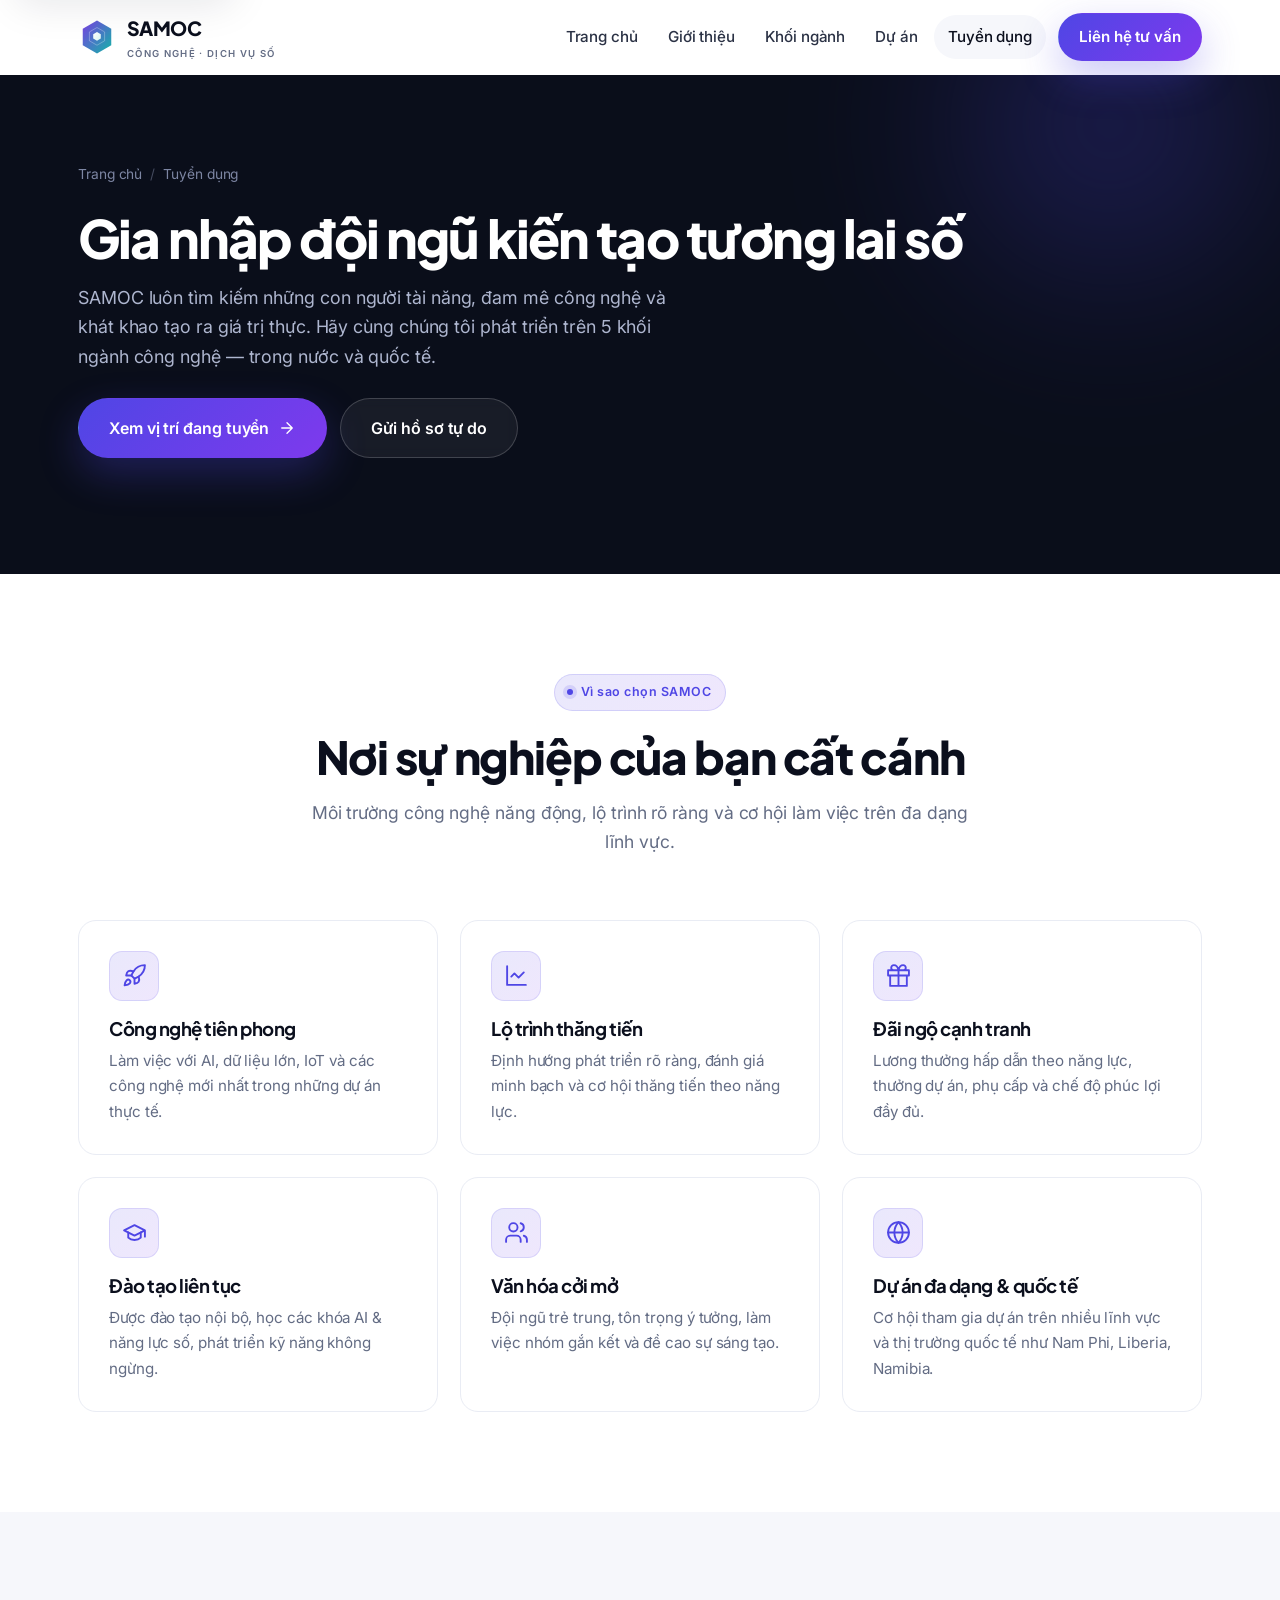
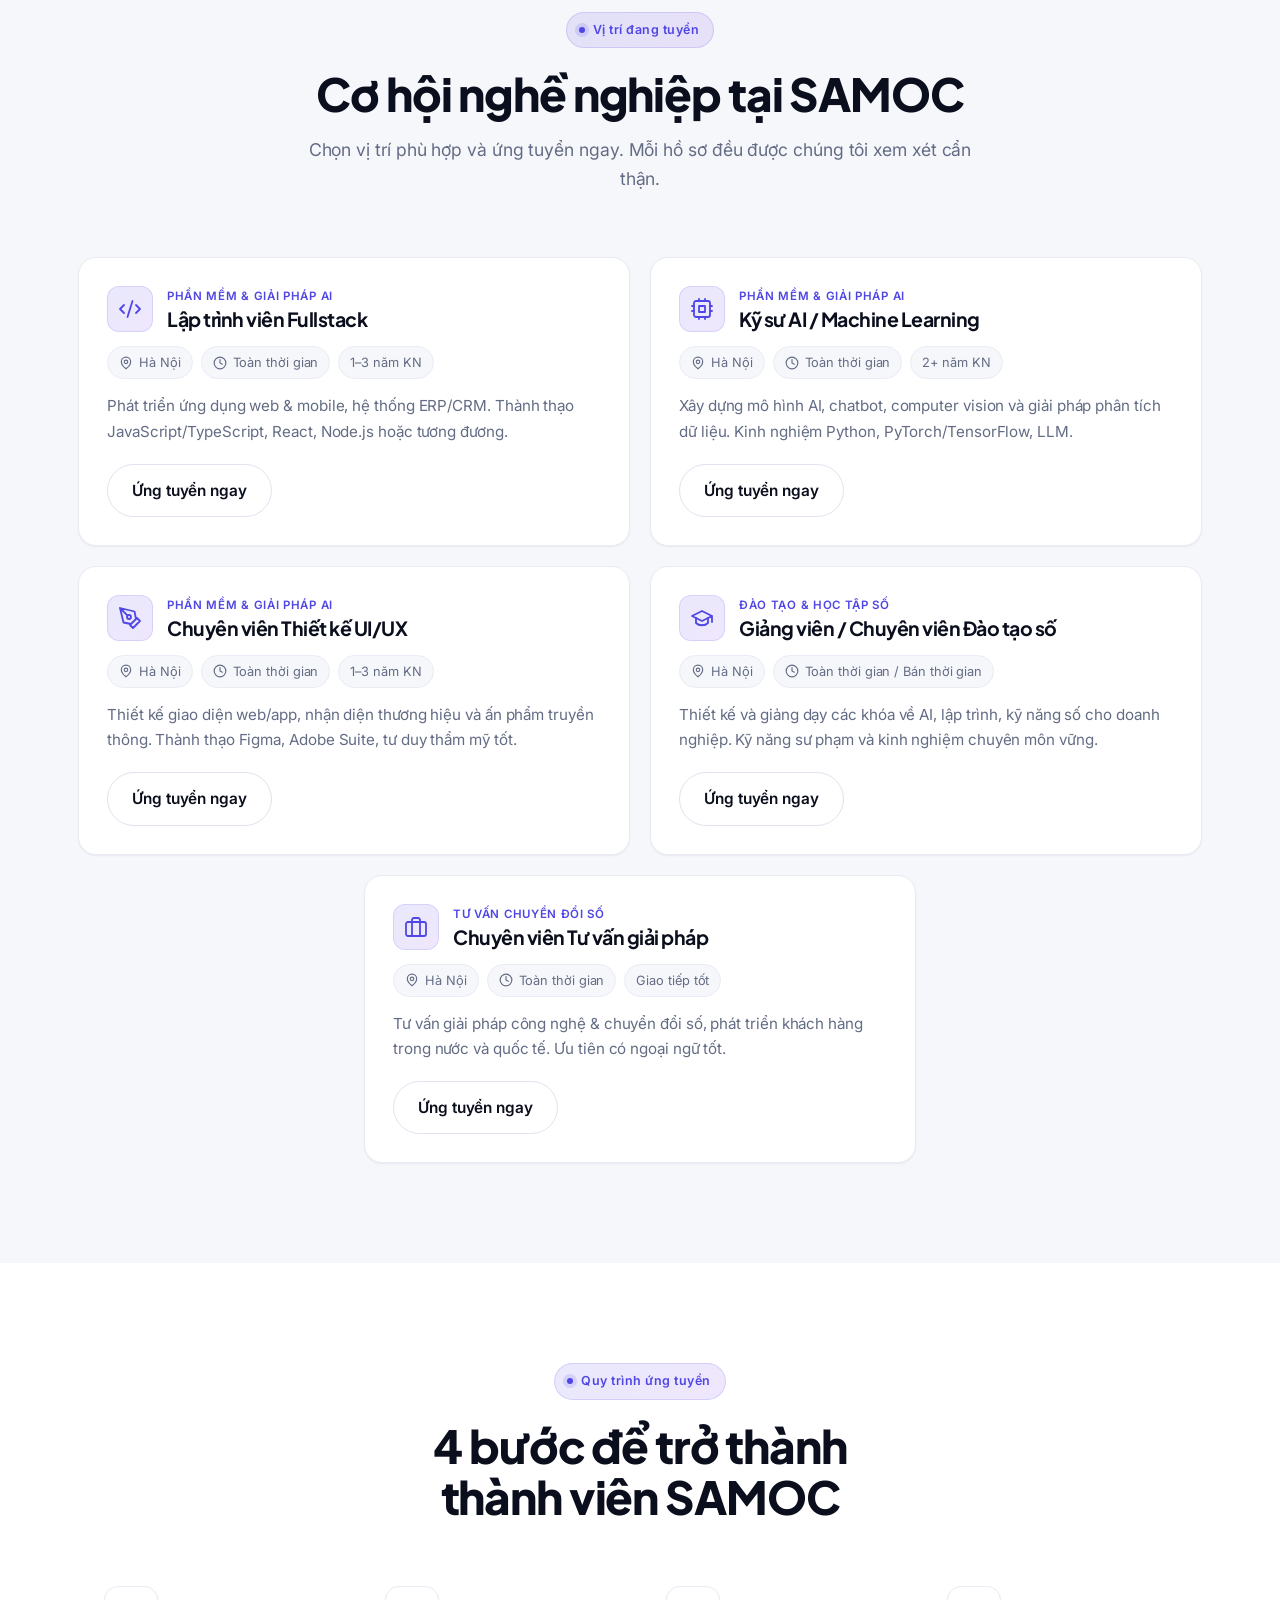
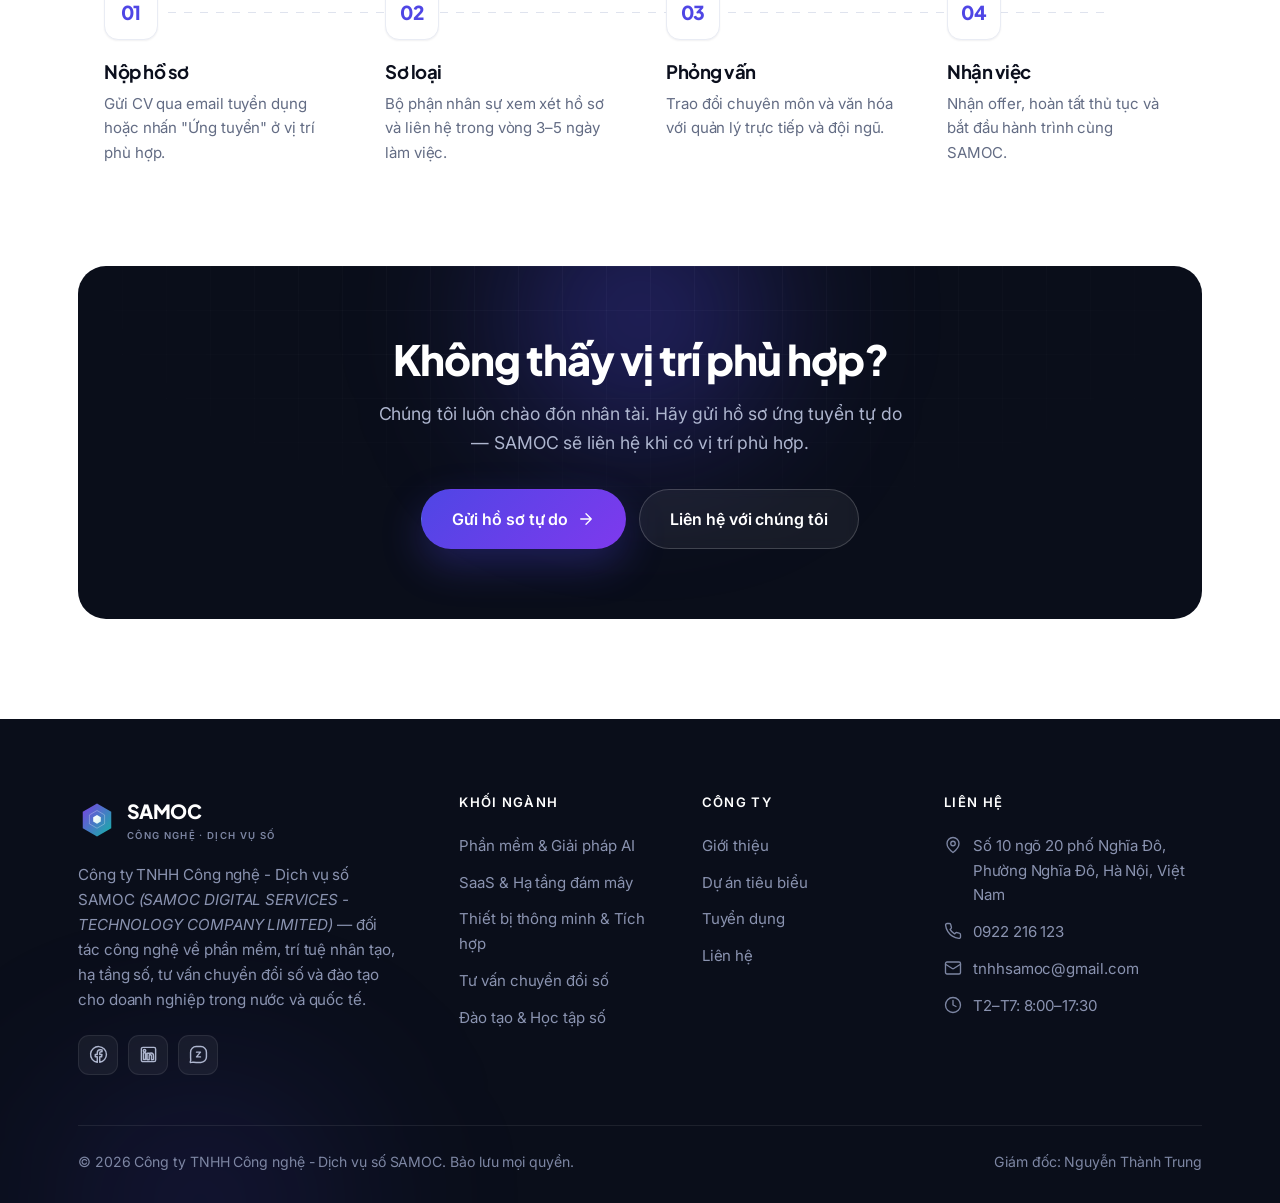
<file: samoc-website-main/careers.html>
<!DOCTYPE html>
<html lang="vi">
<head>
  <meta charset="UTF-8" />
  <meta name="viewport" content="width=device-width, initial-scale=1.0" />
  <title>Tuyển dụng — Công ty TNHH Công nghệ - Dịch vụ số SAMOC</title>
  <meta name="description" content="Cơ hội nghề nghiệp tại SAMOC: lập trình, trí tuệ nhân tạo, thiết kế, đào tạo và tư vấn. Gia nhập đội ngũ kiến tạo tương lai số." />
  <link rel="icon" type="image/svg+xml" href="assets/favicon.svg" />
  <meta name="theme-color" content="#0b0f1d" />
  <link rel="canonical" href="https://samocdigital.com/careers.html" />
  <meta property="og:type" content="website" />
  <meta property="og:site_name" content="SAMOC" />
  <meta property="og:locale" content="vi_VN" />
  <meta property="og:title" content="Tuyển dụng — SAMOC" />
  <meta property="og:description" content="Cơ hội nghề nghiệp tại SAMOC: lập trình, trí tuệ nhân tạo, thiết kế, đào tạo và tư vấn." />
  <meta property="og:url" content="https://samocdigital.com/careers.html" />
  <meta property="og:image" content="https://samocdigital.com/assets/og-image.png" />
  <meta name="twitter:card" content="summary_large_image" />
  <meta name="twitter:title" content="Tuyển dụng — SAMOC" />
  <meta name="twitter:description" content="Gia nhập đội ngũ kiến tạo tương lai số cùng SAMOC." />
  <meta name="twitter:image" content="https://samocdigital.com/assets/og-image.png" />
  <link rel="preconnect" href="https://fonts.googleapis.com" />
  <link rel="preconnect" href="https://fonts.gstatic.com" crossorigin />
  <link href="https://fonts.googleapis.com/css2?family=Plus+Jakarta+Sans:wght@500;600;700;800&family=Inter:wght@400;500;600&family=JetBrains+Mono:wght@400;500&display=swap" rel="stylesheet" />
  <link rel="stylesheet" href="assets/css/style.css" />
  <style>
    .jobs { --cols:2; --gap:20px; }
    .job { border:1px solid var(--c-line); border-radius:var(--radius); padding:28px; background:#fff; box-shadow:var(--shadow-xs); transition:transform .3s var(--ease), box-shadow .3s var(--ease), border-color .3s; display:flex; flex-direction:column; }
    .job:hover { transform:translateY(-4px); box-shadow:var(--shadow-md); border-color:var(--c-line-2); }
    .job .job-top { display:flex; align-items:center; gap:14px; margin-bottom:14px; }
    .job .job-ic { width:46px; height:46px; flex:none; border-radius:12px; background:var(--grad-brand-soft); color:var(--c-primary); border:1px solid rgba(79,70,229,.14); display:grid; place-items:center; }
    .job .job-ic .icon { width:24px; height:24px; }
    .job .job-tag { font-size:.72rem; font-weight:600; text-transform:uppercase; letter-spacing:.06em; color:var(--c-primary); }
    .job h3 { font-size:1.22rem; margin-top:3px; }
    .job .job-meta { display:flex; flex-wrap:wrap; gap:8px; margin-bottom:14px; }
    .job .job-meta span { font-size:.8rem; color:var(--c-muted); background:var(--c-bg-soft); border:1px solid var(--c-line); padding:5px 11px; border-radius:100px; display:inline-flex; align-items:center; gap:6px; }
    .job .job-meta .icon { width:14px; height:14px; stroke-width:2; }
    .job p { font-size:.95rem; margin-bottom:20px; }
    .job .btn { align-self:flex-start; margin-top:auto; }
    @media (max-width:760px){ .jobs{ --cols:1; } }
  </style>
</head>
<body>
  <a class="skip-link" href="#main">Bỏ qua phần điều hướng</a>

  <header class="site-header">
    <div class="container nav">
      <a href="index.html" class="brand">
<svg class="logo" viewBox="0 0 120 120" fill="none" xmlns="http://www.w3.org/2000/svg" aria-hidden="true">
  <defs>
    <linearGradient id="tg" x1="0" y1="0" x2="1" y2="1">
      <stop offset="0" stop-color="#7b3fe4"/>
      <stop offset="1" stop-color="#12b5a6"/>
    </linearGradient>
    <linearGradient id="bg" x1="0" y1="0" x2="1" y2="1">
      <stop offset="0" stop-color="#ffffff"/>
      <stop offset="1" stop-color="#d6f5f0"/>
    </linearGradient>
  </defs>
  <polygon points="60,8 105,34 105,86 60,112 15,86 15,34" fill="url(#tg)"/>
  <polygon points="60,30 84,44 84,72 60,86 36,72 36,44" fill="none" stroke="#ffffff" stroke-opacity="0.30" stroke-width="3"/>
  <polygon points="60,44 72,51 72,65 60,72 48,65 48,51" fill="url(#bg)"/>
</svg>
        <span>SAMOC<small>Công nghệ · Dịch vụ số</small></span>
      </a>
      <nav class="nav-links" id="navLinks">
        <a href="index.html">Trang chủ</a>
        <a href="about.html">Giới thiệu</a>
        <a href="services.html">Khối ngành</a>
        <a href="projects.html">Dự án</a>
        <a href="careers.html" class="active" aria-current="page">Tuyển dụng</a>
        <a href="contact.html" class="btn btn-brand nav-cta">Liên hệ tư vấn</a>
      </nav>
      <button type="button" class="nav-toggle" id="navToggle" aria-label="Mở menu" aria-expanded="false" aria-controls="navLinks"><svg class="icon" viewBox="0 0 24 24"><path d="M4 6h16M4 12h16M4 18h16"/></svg></button>
    </div>
  </header>

  <main id="main">

  <section class="page-hero">
    <div class="glow"></div>
    <div class="container">
      <div class="breadcrumb"><a href="index.html">Trang chủ</a> <span class="sep">/</span> Tuyển dụng</div>
      <h1>Gia nhập đội ngũ kiến tạo tương lai số</h1>
      <p>SAMOC luôn tìm kiếm những con người tài năng, đam mê công nghệ và khát khao tạo ra giá trị thực. Hãy cùng chúng tôi phát triển trên 5 khối ngành công nghệ — trong nước và quốc tế.</p>
      <div class="hero-actions" style="margin-top:26px">
        <a href="#positions" class="btn btn-brand btn-lg">Xem vị trí đang tuyển
          <svg class="icon" viewBox="0 0 24 24"><path d="M5 12h14M12 5l7 7-7 7"/></svg></a>
        <a href="mailto:tnhhsamoc@gmail.com" class="btn btn-ghost btn-lg">Gửi hồ sơ tự do</a>
      </div>
    </div>
  </section>

  <!-- WHY JOIN -->
  <section>
    <div class="container">
      <div class="section-head reveal">
        <span class="eyebrow">Vì sao chọn SAMOC</span>
        <h2 class="section-title">Nơi sự nghiệp của bạn cất cánh</h2>
        <p>Môi trường công nghệ năng động, lộ trình rõ ràng và cơ hội làm việc trên đa dạng lĩnh vực.</p>
      </div>
      <div class="values-grid">
        <div class="value reveal"><div class="vi"><svg class="icon" viewBox="0 0 24 24"><path d="M4.5 16.5c-1.5 1.26-2 5-2 5s3.74-.5 5-2c.71-.84.7-2.13-.09-2.91a2.18 2.18 0 0 0-2.91-.09zM12 15l-3-3a22 22 0 0 1 2-3.95A12.88 12.88 0 0 1 22 2c0 2.72-.78 7.5-6 11a22.35 22.35 0 0 1-4 2z"/><path d="M9 12H4s.55-3.03 2-4c1.62-1.08 5 0 5 0M12 15v5s3.03-.55 4-2c1.08-1.62 0-5 0-5"/></svg></div><h3>Công nghệ tiên phong</h3><p>Làm việc với AI, dữ liệu lớn, IoT và các công nghệ mới nhất trong những dự án thực tế.</p></div>
        <div class="value reveal" data-delay="1"><div class="vi"><svg class="icon" viewBox="0 0 24 24"><path d="M3 3v18h18"/><path d="m19 9-5 5-4-4-3 3"/></svg></div><h3>Lộ trình thăng tiến</h3><p>Định hướng phát triển rõ ràng, đánh giá minh bạch và cơ hội thăng tiến theo năng lực.</p></div>
        <div class="value reveal" data-delay="2"><div class="vi"><svg class="icon" viewBox="0 0 24 24"><path d="M20 12v10H4V12M2 7h20v5H2zM12 22V7M12 7H7.5a2.5 2.5 0 0 1 0-5C11 2 12 7 12 7zM12 7h4.5a2.5 2.5 0 0 0 0-5C13 2 12 7 12 7z"/></svg></div><h3>Đãi ngộ cạnh tranh</h3><p>Lương thưởng hấp dẫn theo năng lực, thưởng dự án, phụ cấp và chế độ phúc lợi đầy đủ.</p></div>
        <div class="value reveal"><div class="vi"><svg class="icon" viewBox="0 0 24 24"><path d="M22 10v6M2 10l10-5 10 5-10 5z"/><path d="M6 12v5c3 3 9 3 12 0v-5"/></svg></div><h3>Đào tạo liên tục</h3><p>Được đào tạo nội bộ, học các khóa AI &amp; năng lực số, phát triển kỹ năng không ngừng.</p></div>
        <div class="value reveal" data-delay="1"><div class="vi"><svg class="icon" viewBox="0 0 24 24"><path d="M16 21v-2a4 4 0 0 0-4-4H6a4 4 0 0 0-4 4v2"/><circle cx="9" cy="7" r="4"/><path d="M22 21v-2a4 4 0 0 0-3-3.87M16 3.13a4 4 0 0 1 0 7.75"/></svg></div><h3>Văn hóa cởi mở</h3><p>Đội ngũ trẻ trung, tôn trọng ý tưởng, làm việc nhóm gắn kết và đề cao sự sáng tạo.</p></div>
        <div class="value reveal" data-delay="2"><div class="vi"><svg class="icon" viewBox="0 0 24 24"><circle cx="12" cy="12" r="10"/><path d="M2 12h20M12 2a15.3 15.3 0 0 1 4 10 15.3 15.3 0 0 1-4 10 15.3 15.3 0 0 1-4-10 15.3 15.3 0 0 1 4-10z"/></svg></div><h3>Dự án đa dạng &amp; quốc tế</h3><p>Cơ hội tham gia dự án trên nhiều lĩnh vực và thị trường quốc tế như Nam Phi, Liberia, Namibia.</p></div>
      </div>
    </div>
  </section>

  <!-- OPEN POSITIONS -->
  <section style="background:var(--c-bg-soft)" id="positions">
    <div class="container">
      <div class="section-head reveal">
        <span class="eyebrow">Vị trí đang tuyển</span>
        <h2 class="section-title">Cơ hội nghề nghiệp tại SAMOC</h2>
        <p>Chọn vị trí phù hợp và ứng tuyển ngay. Mỗi hồ sơ đều được chúng tôi xem xét cẩn thận.</p>
      </div>
      <div class="jobs">

        <div class="job reveal">
          <div class="job-top"><div class="job-ic"><svg class="icon" viewBox="0 0 24 24"><path d="m18 16 4-4-4-4M6 8l-4 4 4 4M14.5 4l-5 16"/></svg></div><div><div class="job-tag">Phần mềm &amp; Giải pháp AI</div><h3>Lập trình viên Fullstack</h3></div></div>
          <div class="job-meta"><span><svg class="icon" viewBox="0 0 24 24"><path d="M20 10c0 6-8 12-8 12s-8-6-8-12a8 8 0 0 1 16 0Z"/><circle cx="12" cy="10" r="3"/></svg>Hà Nội</span><span><svg class="icon" viewBox="0 0 24 24"><circle cx="12" cy="12" r="10"/><path d="M12 6v6l4 2"/></svg>Toàn thời gian</span><span>1–3 năm KN</span></div>
          <p>Phát triển ứng dụng web &amp; mobile, hệ thống ERP/CRM. Thành thạo JavaScript/TypeScript, React, Node.js hoặc tương đương.</p>
          <a href="mailto:tnhhsamoc@gmail.com?subject=Ung%20tuyen%20-%20Lap%20trinh%20vien%20Fullstack" class="btn btn-outline">Ứng tuyển ngay</a>
        </div>

        <div class="job reveal" data-delay="1">
          <div class="job-top"><div class="job-ic"><svg class="icon" viewBox="0 0 24 24"><rect x="4" y="4" width="16" height="16" rx="2"/><rect x="9" y="9" width="6" height="6"/><path d="M9 2v2M15 2v2M9 20v2M15 20v2M20 9h2M20 14h2M2 9h2M2 14h2"/></svg></div><div><div class="job-tag">Phần mềm &amp; Giải pháp AI</div><h3>Kỹ sư AI / Machine Learning</h3></div></div>
          <div class="job-meta"><span><svg class="icon" viewBox="0 0 24 24"><path d="M20 10c0 6-8 12-8 12s-8-6-8-12a8 8 0 0 1 16 0Z"/><circle cx="12" cy="10" r="3"/></svg>Hà Nội</span><span><svg class="icon" viewBox="0 0 24 24"><circle cx="12" cy="12" r="10"/><path d="M12 6v6l4 2"/></svg>Toàn thời gian</span><span>2+ năm KN</span></div>
          <p>Xây dựng mô hình AI, chatbot, computer vision và giải pháp phân tích dữ liệu. Kinh nghiệm Python, PyTorch/TensorFlow, LLM.</p>
          <a href="mailto:tnhhsamoc@gmail.com?subject=Ung%20tuyen%20-%20Ky%20su%20AI" class="btn btn-outline">Ứng tuyển ngay</a>
        </div>

        <div class="job reveal">
          <div class="job-top"><div class="job-ic"><svg class="icon" viewBox="0 0 24 24"><path d="M12 19l7-7 3 3-7 7-3-3zM18 13l-1.5-7.5L2 2l3.5 14.5L13 18l5-5zM2 2l7.586 7.586"/><circle cx="11" cy="11" r="2"/></svg></div><div><div class="job-tag">Phần mềm &amp; Giải pháp AI</div><h3>Chuyên viên Thiết kế UI/UX</h3></div></div>
          <div class="job-meta"><span><svg class="icon" viewBox="0 0 24 24"><path d="M20 10c0 6-8 12-8 12s-8-6-8-12a8 8 0 0 1 16 0Z"/><circle cx="12" cy="10" r="3"/></svg>Hà Nội</span><span><svg class="icon" viewBox="0 0 24 24"><circle cx="12" cy="12" r="10"/><path d="M12 6v6l4 2"/></svg>Toàn thời gian</span><span>1–3 năm KN</span></div>
          <p>Thiết kế giao diện web/app, nhận diện thương hiệu và ấn phẩm truyền thông. Thành thạo Figma, Adobe Suite, tư duy thẩm mỹ tốt.</p>
          <a href="mailto:tnhhsamoc@gmail.com?subject=Ung%20tuyen%20-%20Designer%20UIUX" class="btn btn-outline">Ứng tuyển ngay</a>
        </div>

        <div class="job reveal" data-delay="1">
          <div class="job-top"><div class="job-ic"><svg class="icon" viewBox="0 0 24 24"><path d="M22 10v6M2 10l10-5 10 5-10 5z"/><path d="M6 12v5c3 3 9 3 12 0v-5"/></svg></div><div><div class="job-tag">Đào tạo &amp; Học tập số</div><h3>Giảng viên / Chuyên viên Đào tạo số</h3></div></div>
          <div class="job-meta"><span><svg class="icon" viewBox="0 0 24 24"><path d="M20 10c0 6-8 12-8 12s-8-6-8-12a8 8 0 0 1 16 0Z"/><circle cx="12" cy="10" r="3"/></svg>Hà Nội</span><span><svg class="icon" viewBox="0 0 24 24"><circle cx="12" cy="12" r="10"/><path d="M12 6v6l4 2"/></svg>Toàn thời gian / Bán thời gian</span></div>
          <p>Thiết kế và giảng dạy các khóa về AI, lập trình, kỹ năng số cho doanh nghiệp. Kỹ năng sư phạm và kinh nghiệm chuyên môn vững.</p>
          <a href="mailto:tnhhsamoc@gmail.com?subject=Ung%20tuyen%20-%20Giang%20vien%20Dao%20tao%20so" class="btn btn-outline">Ứng tuyển ngay</a>
        </div>

        <div class="job reveal">
          <div class="job-top"><div class="job-ic"><svg class="icon" viewBox="0 0 24 24"><rect width="20" height="14" x="2" y="7" rx="2"/><path d="M16 21V5a2 2 0 0 0-2-2h-4a2 2 0 0 0-2 2v16"/></svg></div><div><div class="job-tag">Tư vấn chuyển đổi số</div><h3>Chuyên viên Tư vấn giải pháp</h3></div></div>
          <div class="job-meta"><span><svg class="icon" viewBox="0 0 24 24"><path d="M20 10c0 6-8 12-8 12s-8-6-8-12a8 8 0 0 1 16 0Z"/><circle cx="12" cy="10" r="3"/></svg>Hà Nội</span><span><svg class="icon" viewBox="0 0 24 24"><circle cx="12" cy="12" r="10"/><path d="M12 6v6l4 2"/></svg>Toàn thời gian</span><span>Giao tiếp tốt</span></div>
          <p>Tư vấn giải pháp công nghệ &amp; chuyển đổi số, phát triển khách hàng trong nước và quốc tế. Ưu tiên có ngoại ngữ tốt.</p>
          <a href="mailto:tnhhsamoc@gmail.com?subject=Ung%20tuyen%20-%20Chuyen%20vien%20Tu%20van" class="btn btn-outline">Ứng tuyển ngay</a>
        </div>

      </div>
    </div>
  </section>

  <!-- PROCESS -->
  <section>
    <div class="container">
      <div class="section-head reveal">
        <span class="eyebrow">Quy trình ứng tuyển</span>
        <h2 class="section-title">4 bước để trở thành thành viên SAMOC</h2>
      </div>
      <div class="process-grid">
        <div class="process-line"></div>
        <div class="process-step reveal"><div class="num">01</div><h3>Nộp hồ sơ</h3><p>Gửi CV qua email tuyển dụng hoặc nhấn "Ứng tuyển" ở vị trí phù hợp.</p></div>
        <div class="process-step reveal" data-delay="1"><div class="num">02</div><h3>Sơ loại</h3><p>Bộ phận nhân sự xem xét hồ sơ và liên hệ trong vòng 3–5 ngày làm việc.</p></div>
        <div class="process-step reveal" data-delay="2"><div class="num">03</div><h3>Phỏng vấn</h3><p>Trao đổi chuyên môn và văn hóa với quản lý trực tiếp và đội ngũ.</p></div>
        <div class="process-step reveal" data-delay="3"><div class="num">04</div><h3>Nhận việc</h3><p>Nhận offer, hoàn tất thủ tục và bắt đầu hành trình cùng SAMOC.</p></div>
      </div>
    </div>
  </section>

  <!-- CTA -->
  <section style="padding-top:0">
    <div class="container">
      <div class="cta-band reveal">
        <div class="grid-bg"></div><div class="glow"></div>
        <h2>Không thấy vị trí phù hợp?</h2>
        <p>Chúng tôi luôn chào đón nhân tài. Hãy gửi hồ sơ ứng tuyển tự do — SAMOC sẽ liên hệ khi có vị trí phù hợp.</p>
        <div class="cta-actions">
          <a href="mailto:tnhhsamoc@gmail.com?subject=Ho%20so%20ung%20tuyen%20tu%20do" class="btn btn-brand btn-lg">Gửi hồ sơ tự do
            <svg class="icon" viewBox="0 0 24 24"><path d="M5 12h14M12 5l7 7-7 7"/></svg></a>
          <a href="contact.html" class="btn btn-ghost btn-lg">Liên hệ với chúng tôi</a>
        </div>
      </div>
    </div>
  </section>
  </main>

  <footer class="site-footer">
    <div class="glow"></div>
    <div class="container">
      <div class="footer-grid">
        <div class="footer-about">
          <a href="index.html" class="brand">
<svg class="logo" viewBox="0 0 120 120" fill="none" aria-hidden="true"><defs><linearGradient id="tgf" x1="0" y1="0" x2="1" y2="1"><stop offset="0" stop-color="#7b3fe4"/><stop offset="1" stop-color="#12b5a6"/></linearGradient><linearGradient id="bgf" x1="0" y1="0" x2="1" y2="1"><stop offset="0" stop-color="#ffffff"/><stop offset="1" stop-color="#d6f5f0"/></linearGradient></defs><polygon points="60,8 105,34 105,86 60,112 15,86 15,34" fill="url(#tgf)"/><polygon points="60,30 84,44 84,72 60,86 36,72 36,44" fill="none" stroke="#ffffff" stroke-opacity="0.30" stroke-width="3"/><polygon points="60,44 72,51 72,65 60,72 48,65 48,51" fill="url(#bgf)"/></svg>
            <span>SAMOC<small>Công nghệ · Dịch vụ số</small></span>
          </a>
          <p>Công ty TNHH Công nghệ - Dịch vụ số SAMOC <em>(SAMOC DIGITAL SERVICES - TECHNOLOGY COMPANY LIMITED)</em> — đối tác công nghệ về phần mềm, trí tuệ nhân tạo, hạ tầng số, tư vấn chuyển đổi số và đào tạo cho doanh nghiệp trong nước và quốc tế.</p>
          <div class="socials">
            <a href="https://www.facebook.com/samocdigital/" target="_blank" rel="noopener noreferrer" aria-label="Facebook SAMOC"><svg class="icon" viewBox="0 0 24 24" fill="currentColor" stroke="none"><path d="M22 12a10 10 0 1 0-11.56 9.88v-6.99H7.9V12h2.54V9.8c0-2.5 1.49-3.89 3.78-3.89 1.09 0 2.24.2 2.24.2v2.46h-1.26c-1.24 0-1.63.77-1.63 1.56V12h2.78l-.44 2.89h-2.34v6.99A10 10 0 0 0 22 12z"/></svg></a>
            <a href="#" aria-label="LinkedIn SAMOC"><svg class="icon" viewBox="0 0 24 24" fill="currentColor" stroke="none"><path d="M19 3a2 2 0 0 1 2 2v14a2 2 0 0 1-2 2H5a2 2 0 0 1-2-2V5a2 2 0 0 1 2-2zM8.34 18.34V9.99H5.67v8.35zM7 8.84a1.55 1.55 0 1 0 0-3.1 1.55 1.55 0 0 0 0 3.1zm11.34 9.5v-4.58c0-2.45-1.31-3.59-3.06-3.59-1.41 0-2.04.78-2.39 1.32v-1.13h-2.67v8.35h2.67v-4.66c0-.25.02-.5.09-.67.2-.5.65-1.01 1.41-1.01.99 0 1.39.76 1.39 1.86v4.48z"/></svg></a>
            <a href="https://zalo.me/3719155942943261749" target="_blank" rel="noopener noreferrer" aria-label="Zalo SAMOC"><svg class="icon" viewBox="0 0 24 24" fill="none" stroke="currentColor" stroke-width="1.8" stroke-linecap="round" stroke-linejoin="round"><path d="M9 2H15A7 7 0 0 1 22 9V15A7 7 0 0 1 15 22H9C5.6 22 3.9 21.3 2.6 22.1C1.9 22.5 1.3 21.8 1.7 21.1C2.6 19.6 2 18.2 2 15V9A7 7 0 0 1 9 2Z"/><path d="M9.5 9H14.5L9.5 15H14.5"/></svg></a>
          </div>
        </div>
        <div class="footer-col"><h2>Khối ngành</h2>
          <a href="services.html#software">Phần mềm &amp; Giải pháp AI</a>
          <a href="services.html#cloud">SaaS &amp; Hạ tầng đám mây</a>
          <a href="services.html#devices">Thiết bị thông minh &amp; Tích hợp</a>
          <a href="services.html#consulting">Tư vấn chuyển đổi số</a>
          <a href="services.html#education">Đào tạo &amp; Học tập số</a>
        </div>
        <div class="footer-col"><h2>Công ty</h2>
          <a href="about.html">Giới thiệu</a>
          <a href="projects.html">Dự án tiêu biểu</a>
          <a href="careers.html">Tuyển dụng</a>
          <a href="contact.html">Liên hệ</a>
        </div>
        <div class="footer-col footer-contact"><h2>Liên hệ</h2>
          <ul>
            <li><svg class="icon" viewBox="0 0 24 24"><path d="M20 10c0 6-8 12-8 12s-8-6-8-12a8 8 0 0 1 16 0Z"/><circle cx="12" cy="10" r="3"/></svg><span>Số 10 ngõ 20 phố Nghĩa Đô, Phường Nghĩa Đô, Hà Nội, Việt Nam</span></li>
            <li><svg class="icon" viewBox="0 0 24 24"><path d="M22 16.92v3a2 2 0 0 1-2.18 2 19.79 19.79 0 0 1-8.63-3.07 19.5 19.5 0 0 1-6-6 19.79 19.79 0 0 1-3.07-8.67A2 2 0 0 1 4.11 2h3a2 2 0 0 1 2 1.72c.13.96.36 1.9.7 2.81a2 2 0 0 1-.45 2.11L8.09 9.91a16 16 0 0 0 6 6l1.27-1.27a2 2 0 0 1 2.11-.45c.91.34 1.85.57 2.81.7A2 2 0 0 1 22 16.92z"/></svg><a href="tel:0922216123">0922&nbsp;216&nbsp;123</a></li>
            <li><svg class="icon" viewBox="0 0 24 24"><rect width="20" height="16" x="2" y="4" rx="2"/><path d="m22 7-8.97 5.7a1.94 1.94 0 0 1-2.06 0L2 7"/></svg><a href="mailto:tnhhsamoc@gmail.com">tnhhsamoc@gmail.com</a></li>
            <li><svg class="icon" viewBox="0 0 24 24"><circle cx="12" cy="12" r="10"/><path d="M12 6v6l4 2"/></svg><span>T2–T7: 8:00–17:30</span></li>
          </ul>
        </div>
      </div>
      <div class="footer-bottom">
        <span>© <span id="year">2026</span> Công ty TNHH Công nghệ - Dịch vụ số SAMOC. Bảo lưu mọi quyền.</span>
        <span>Giám đốc: Nguyễn Thành Trung</span>
      </div>
    </div>
  </footer>

  <script src="assets/js/main.js"></script>
</body>
</html>
</file>
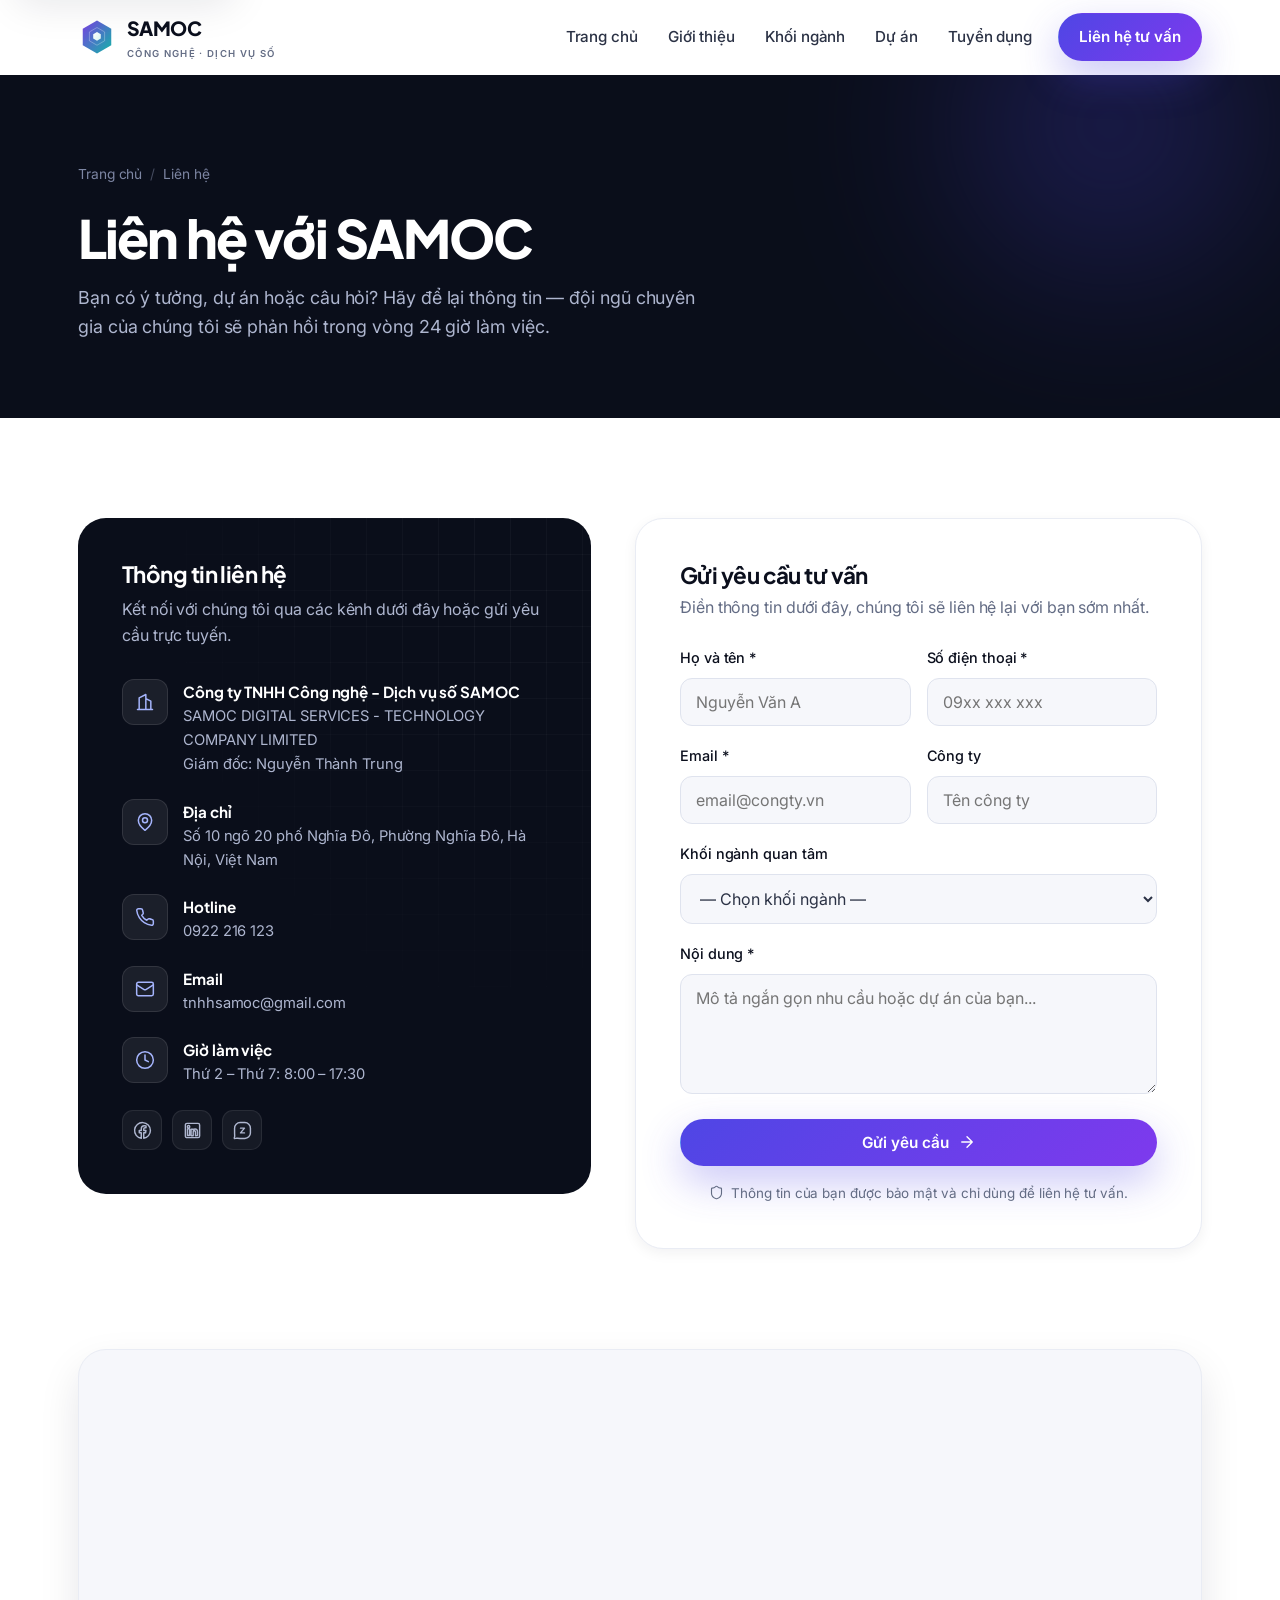
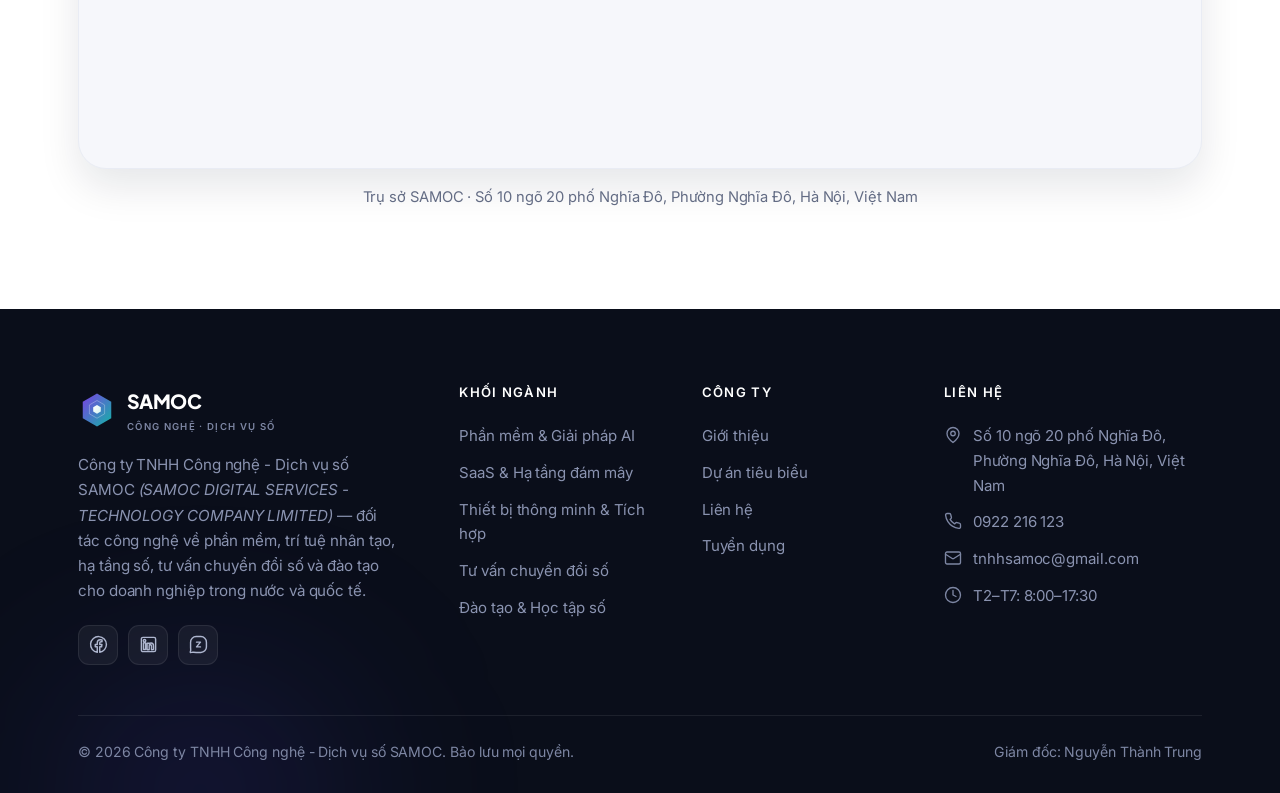
<file: samoc-website-main/contact.html>
<!DOCTYPE html>
<html lang="vi">
<head>
  <meta charset="UTF-8" />
  <meta name="viewport" content="width=device-width, initial-scale=1.0" />
  <title>Liên hệ — Công ty TNHH Công nghệ - Dịch vụ số SAMOC</title>
  <meta name="description" content="Liên hệ với Công ty TNHH Công nghệ - Dịch vụ số SAMOC để được tư vấn miễn phí về phần mềm, trí tuệ nhân tạo, hạ tầng số, chuyển đổi số và đào tạo năng lực số." />
  <link rel="icon" type="image/svg+xml" href="assets/favicon.svg" />
  <meta name="theme-color" content="#0b0f1d" />
  <link rel="canonical" href="https://samocdigital.com/contact.html" />
  <meta property="og:type" content="website" />
  <meta property="og:site_name" content="SAMOC" />
  <meta property="og:locale" content="vi_VN" />
  <meta property="og:title" content="Liên hệ — Công ty TNHH Công nghệ - Dịch vụ số SAMOC" />
  <meta property="og:description" content="Liên hệ SAMOC để được tư vấn miễn phí. Địa chỉ: Số 10 ngõ 20 phố Nghĩa Đô, Phường Nghĩa Đô, Hà Nội, Việt Nam." />
  <meta property="og:url" content="https://samocdigital.com/contact.html" />
  <meta property="og:image" content="https://samocdigital.com/assets/og-image.png" />
  <meta name="twitter:card" content="summary_large_image" />
  <meta name="twitter:title" content="Liên hệ — SAMOC" />
  <meta name="twitter:description" content="Liên hệ SAMOC để được tư vấn miễn phí về công nghệ và chuyển đổi số." />
  <meta name="twitter:image" content="https://samocdigital.com/assets/og-image.png" />
  <link rel="preconnect" href="https://fonts.googleapis.com" />
  <link rel="preconnect" href="https://fonts.gstatic.com" crossorigin />
  <link href="https://fonts.googleapis.com/css2?family=Plus+Jakarta+Sans:wght@500;600;700;800&family=Inter:wght@400;500;600&family=JetBrains+Mono:wght@400;500&display=swap" rel="stylesheet" />
  <link rel="stylesheet" href="assets/css/style.css" />
</head>
<body>
  <a class="skip-link" href="#main">Bỏ qua phần điều hướng</a>

  <header class="site-header">
    <div class="container nav">
      <a href="index.html" class="brand">
<svg class="logo" viewBox="0 0 120 120" fill="none" xmlns="http://www.w3.org/2000/svg" aria-hidden="true">
  <defs>
    <linearGradient id="tg" x1="0" y1="0" x2="1" y2="1">
      <stop offset="0" stop-color="#7b3fe4"/>
      <stop offset="1" stop-color="#12b5a6"/>
    </linearGradient>
    <linearGradient id="bg" x1="0" y1="0" x2="1" y2="1">
      <stop offset="0" stop-color="#ffffff"/>
      <stop offset="1" stop-color="#d6f5f0"/>
    </linearGradient>
  </defs>
  <polygon points="60,8 105,34 105,86 60,112 15,86 15,34" fill="url(#tg)"/>
  <polygon points="60,30 84,44 84,72 60,86 36,72 36,44" fill="none" stroke="#ffffff" stroke-opacity="0.30" stroke-width="3"/>
  <polygon points="60,44 72,51 72,65 60,72 48,65 48,51" fill="url(#bg)"/>
</svg>
        <span>SAMOC<small>Công nghệ · Dịch vụ số</small></span>
      </a>
      <nav class="nav-links" id="navLinks">
        <a href="index.html">Trang chủ</a>
        <a href="about.html">Giới thiệu</a>
        <a href="services.html">Khối ngành</a>
        <a href="projects.html">Dự án</a>
        <a href="careers.html">Tuyển dụng</a>
        <a href="contact.html" class="btn btn-brand nav-cta" aria-current="page">Liên hệ tư vấn</a>
      </nav>
      <button type="button" class="nav-toggle" id="navToggle" aria-label="Mở menu" aria-expanded="false" aria-controls="navLinks"><svg class="icon" viewBox="0 0 24 24"><path d="M4 6h16M4 12h16M4 18h16"/></svg></button>
    </div>
  </header>

  <main id="main">

  <section class="page-hero">
    <div class="glow"></div>
    <div class="container">
      <div class="breadcrumb"><a href="index.html">Trang chủ</a> <span class="sep">/</span> Liên hệ</div>
      <h1>Liên hệ với SAMOC</h1>
      <p>Bạn có ý tưởng, dự án hoặc câu hỏi? Hãy để lại thông tin — đội ngũ chuyên gia của chúng tôi sẽ phản hồi trong vòng 24 giờ làm việc.</p>
    </div>
  </section>

  <section>
    <div class="container">
      <div class="contact-grid">

        <div class="contact-info-card reveal">
          <div class="grid-bg"></div>
          <h2>Thông tin liên hệ</h2>
          <p>Kết nối với chúng tôi qua các kênh dưới đây hoặc gửi yêu cầu trực tuyến.</p>
          <div class="cinfo"><div class="ic"><svg class="icon" viewBox="0 0 24 24"><path d="M3 21h18M5 21V7l8-4v18M19 21V11l-6-3"/></svg></div><div><b>Công ty TNHH Công nghệ - Dịch vụ số SAMOC</b><span>SAMOC DIGITAL SERVICES - TECHNOLOGY COMPANY LIMITED</span><span>Giám đốc: Nguyễn Thành Trung</span></div></div>
          <div class="cinfo"><div class="ic"><svg class="icon" viewBox="0 0 24 24"><path d="M20 10c0 6-8 12-8 12s-8-6-8-12a8 8 0 0 1 16 0Z"/><circle cx="12" cy="10" r="3"/></svg></div><div><b>Địa chỉ</b><span>Số 10 ngõ 20 phố Nghĩa Đô, Phường Nghĩa Đô, Hà Nội, Việt Nam</span></div></div>
          <div class="cinfo"><div class="ic"><svg class="icon" viewBox="0 0 24 24"><path d="M22 16.92v3a2 2 0 0 1-2.18 2 19.79 19.79 0 0 1-8.63-3.07 19.5 19.5 0 0 1-6-6 19.79 19.79 0 0 1-3.07-8.67A2 2 0 0 1 4.11 2h3a2 2 0 0 1 2 1.72c.13.96.36 1.9.7 2.81a2 2 0 0 1-.45 2.11L8.09 9.91a16 16 0 0 0 6 6l1.27-1.27a2 2 0 0 1 2.11-.45c.91.34 1.85.57 2.81.7A2 2 0 0 1 22 16.92z"/></svg></div><div><b>Hotline</b><a href="tel:0922216123">0922&nbsp;216&nbsp;123</a></div></div>
          <div class="cinfo"><div class="ic"><svg class="icon" viewBox="0 0 24 24"><rect width="20" height="16" x="2" y="4" rx="2"/><path d="m22 7-8.97 5.7a1.94 1.94 0 0 1-2.06 0L2 7"/></svg></div><div><b>Email</b><a href="mailto:tnhhsamoc@gmail.com">tnhhsamoc@gmail.com</a></div></div>
          <div class="cinfo"><div class="ic"><svg class="icon" viewBox="0 0 24 24"><circle cx="12" cy="12" r="10"/><path d="M12 6v6l4 2"/></svg></div><div><b>Giờ làm việc</b><span>Thứ 2 – Thứ 7: 8:00 – 17:30</span></div></div>
          <div class="socials" style="margin-top:24px">
            <a href="https://www.facebook.com/samocdigital/" target="_blank" rel="noopener noreferrer" aria-label="Facebook SAMOC"><svg class="icon" viewBox="0 0 24 24" fill="currentColor" stroke="none"><path d="M22 12a10 10 0 1 0-11.56 9.88v-6.99H7.9V12h2.54V9.8c0-2.5 1.49-3.89 3.78-3.89 1.09 0 2.24.2 2.24.2v2.46h-1.26c-1.24 0-1.63.77-1.63 1.56V12h2.78l-.44 2.89h-2.34v6.99A10 10 0 0 0 22 12z"/></svg></a>
            <a href="#" aria-label="LinkedIn SAMOC"><svg class="icon" viewBox="0 0 24 24" fill="currentColor" stroke="none"><path d="M19 3a2 2 0 0 1 2 2v14a2 2 0 0 1-2 2H5a2 2 0 0 1-2-2V5a2 2 0 0 1 2-2zM8.34 18.34V9.99H5.67v8.35zM7 8.84a1.55 1.55 0 1 0 0-3.1 1.55 1.55 0 0 0 0 3.1zm11.34 9.5v-4.58c0-2.45-1.31-3.59-3.06-3.59-1.41 0-2.04.78-2.39 1.32v-1.13h-2.67v8.35h2.67v-4.66c0-.25.02-.5.09-.67.2-.5.65-1.01 1.41-1.01.99 0 1.39.76 1.39 1.86v4.48z"/></svg></a>
            <a href="https://zalo.me/3719155942943261749" target="_blank" rel="noopener noreferrer" aria-label="Zalo SAMOC"><svg class="icon" viewBox="0 0 24 24" fill="none" stroke="currentColor" stroke-width="1.8" stroke-linecap="round" stroke-linejoin="round"><path d="M9 2H15A7 7 0 0 1 22 9V15A7 7 0 0 1 15 22H9C5.6 22 3.9 21.3 2.6 22.1C1.9 22.5 1.3 21.8 1.7 21.1C2.6 19.6 2 18.2 2 15V9A7 7 0 0 1 9 2Z"/><path d="M9.5 9H14.5L9.5 15H14.5"/></svg></a>
          </div>
        </div>

        <div class="form-card reveal" data-delay="1">
          <h2 style="margin-bottom:6px">Gửi yêu cầu tư vấn</h2>
          <p style="margin-bottom:26px">Điền thông tin dưới đây, chúng tôi sẽ liên hệ lại với bạn sớm nhất.</p>
          <div class="form-success" id="formSuccess"><svg class="icon" viewBox="0 0 24 24"><path d="M20 6 9 17l-5-5"/></svg>Cảm ơn bạn! Yêu cầu đã được gửi. SAMOC sẽ liên hệ trong vòng 24 giờ.</div>
          <div class="form-error" id="formError"><svg class="icon" viewBox="0 0 24 24"><circle cx="12" cy="12" r="10"/><path d="M12 8v4M12 16h.01"/></svg>Có lỗi khi gửi. Vui lòng thử lại hoặc liên hệ trực tiếp qua hotline/email.</div>
          <form id="contactForm" action="https://formspree.io/f/xjgzzzkv" method="POST">
            <input type="hidden" name="_subject" value="Yêu cầu tư vấn từ website SAMOC" />
            <input type="text" name="_gotcha" tabindex="-1" autocomplete="off" style="display:none" aria-hidden="true" />
            <div class="field-row">
              <div class="field"><label for="name">Họ và tên *</label><input id="name" name="Họ và tên" type="text" required placeholder="Nguyễn Văn A" /></div>
              <div class="field"><label for="phone">Số điện thoại *</label><input id="phone" name="Số điện thoại" type="tel" required placeholder="09xx xxx xxx" /></div>
            </div>
            <div class="field-row">
              <div class="field"><label for="email">Email *</label><input id="email" name="email" type="email" required placeholder="email@congty.vn" /></div>
              <div class="field"><label for="company">Công ty</label><input id="company" name="Công ty" type="text" placeholder="Tên công ty" /></div>
            </div>
            <div class="field">
              <label for="service">Khối ngành quan tâm</label>
              <select id="service" name="Khối ngành quan tâm">
                <option value="">— Chọn khối ngành —</option>
                <option>Phát triển phần mềm &amp; Giải pháp AI</option>
                <option>SaaS &amp; Hạ tầng điện toán đám mây</option>
                <option>Thiết bị thông minh &amp; Tích hợp hệ thống</option>
                <option>Tư vấn chuyển đổi số &amp; Tối ưu hóa vận hành</option>
                <option>Đào tạo &amp; Nền tảng học tập số</option>
                <option>Giải pháp trọn gói / Khác</option>
              </select>
            </div>
            <div class="field"><label for="message">Nội dung *</label><textarea id="message" name="Nội dung" required placeholder="Mô tả ngắn gọn nhu cầu hoặc dự án của bạn..."></textarea></div>
            <button type="submit" id="submitBtn" class="btn btn-brand" style="width:100%">Gửi yêu cầu <svg class="icon" viewBox="0 0 24 24"><path d="M5 12h14M12 5l7 7-7 7"/></svg></button>
            <p class="form-note"><svg class="icon" viewBox="0 0 24 24"><path d="M20 13c0 5-3.5 7.5-7.66 8.95a1 1 0 0 1-.67-.01C7.5 20.5 4 18 4 13V6a1 1 0 0 1 1-1c2 0 4.5-1.2 6.24-2.72a1.17 1.17 0 0 1 1.52 0C14.51 3.81 17 5 19 5a1 1 0 0 1 1 1z"/></svg>Thông tin của bạn được bảo mật và chỉ dùng để liên hệ tư vấn.</p>
          </form>
        </div>

      </div>
    </div>
  </section>

  <!-- MAP -->
  <section style="padding-top:0">
    <div class="container">
      <div class="map-embed reveal">
        <iframe title="Bản đồ trụ sở SAMOC" src="https://www.google.com/maps?q=S%E1%BB%91%2010%20ng%C3%B5%2020%20ph%E1%BB%91%20Ngh%C4%A9a%20%C4%90%C3%B4%2C%20H%C3%A0%20N%E1%BB%99i&amp;hl=vi&amp;z=17&amp;output=embed" allowfullscreen loading="lazy" referrerpolicy="strict-origin-when-cross-origin"></iframe>
      </div>
      <p style="text-align:center;margin-top:16px;font-size:.92rem">Trụ sở SAMOC · Số 10 ngõ 20 phố Nghĩa Đô, Phường Nghĩa Đô, Hà Nội, Việt Nam</p>
    </div>
  </section>
  </main>

  <footer class="site-footer">
    <div class="glow"></div>
    <div class="container">
      <div class="footer-grid">
        <div class="footer-about">
          <a href="index.html" class="brand">
<svg class="logo" viewBox="0 0 120 120" fill="none" aria-hidden="true"><defs><linearGradient id="tgf" x1="0" y1="0" x2="1" y2="1"><stop offset="0" stop-color="#7b3fe4"/><stop offset="1" stop-color="#12b5a6"/></linearGradient><linearGradient id="bgf" x1="0" y1="0" x2="1" y2="1"><stop offset="0" stop-color="#ffffff"/><stop offset="1" stop-color="#d6f5f0"/></linearGradient></defs><polygon points="60,8 105,34 105,86 60,112 15,86 15,34" fill="url(#tgf)"/><polygon points="60,30 84,44 84,72 60,86 36,72 36,44" fill="none" stroke="#ffffff" stroke-opacity="0.30" stroke-width="3"/><polygon points="60,44 72,51 72,65 60,72 48,65 48,51" fill="url(#bgf)"/></svg>
            <span>SAMOC<small>Công nghệ · Dịch vụ số</small></span>
          </a>
          <p>Công ty TNHH Công nghệ - Dịch vụ số SAMOC <em>(SAMOC DIGITAL SERVICES - TECHNOLOGY COMPANY LIMITED)</em> — đối tác công nghệ về phần mềm, trí tuệ nhân tạo, hạ tầng số, tư vấn chuyển đổi số và đào tạo cho doanh nghiệp trong nước và quốc tế.</p>
          <div class="socials">
            <a href="https://www.facebook.com/samocdigital/" target="_blank" rel="noopener noreferrer" aria-label="Facebook SAMOC"><svg class="icon" viewBox="0 0 24 24" fill="currentColor" stroke="none"><path d="M22 12a10 10 0 1 0-11.56 9.88v-6.99H7.9V12h2.54V9.8c0-2.5 1.49-3.89 3.78-3.89 1.09 0 2.24.2 2.24.2v2.46h-1.26c-1.24 0-1.63.77-1.63 1.56V12h2.78l-.44 2.89h-2.34v6.99A10 10 0 0 0 22 12z"/></svg></a>
            <a href="#" aria-label="LinkedIn SAMOC"><svg class="icon" viewBox="0 0 24 24" fill="currentColor" stroke="none"><path d="M19 3a2 2 0 0 1 2 2v14a2 2 0 0 1-2 2H5a2 2 0 0 1-2-2V5a2 2 0 0 1 2-2zM8.34 18.34V9.99H5.67v8.35zM7 8.84a1.55 1.55 0 1 0 0-3.1 1.55 1.55 0 0 0 0 3.1zm11.34 9.5v-4.58c0-2.45-1.31-3.59-3.06-3.59-1.41 0-2.04.78-2.39 1.32v-1.13h-2.67v8.35h2.67v-4.66c0-.25.02-.5.09-.67.2-.5.65-1.01 1.41-1.01.99 0 1.39.76 1.39 1.86v4.48z"/></svg></a>
            <a href="https://zalo.me/3719155942943261749" target="_blank" rel="noopener noreferrer" aria-label="Zalo SAMOC"><svg class="icon" viewBox="0 0 24 24" fill="none" stroke="currentColor" stroke-width="1.8" stroke-linecap="round" stroke-linejoin="round"><path d="M9 2H15A7 7 0 0 1 22 9V15A7 7 0 0 1 15 22H9C5.6 22 3.9 21.3 2.6 22.1C1.9 22.5 1.3 21.8 1.7 21.1C2.6 19.6 2 18.2 2 15V9A7 7 0 0 1 9 2Z"/><path d="M9.5 9H14.5L9.5 15H14.5"/></svg></a>
          </div>
        </div>
        <div class="footer-col"><h2>Khối ngành</h2>
          <a href="services.html#software">Phần mềm &amp; Giải pháp AI</a>
          <a href="services.html#cloud">SaaS &amp; Hạ tầng đám mây</a>
          <a href="services.html#devices">Thiết bị thông minh &amp; Tích hợp</a>
          <a href="services.html#consulting">Tư vấn chuyển đổi số</a>
          <a href="services.html#education">Đào tạo &amp; Học tập số</a>
        </div>
        <div class="footer-col"><h2>Công ty</h2>
          <a href="about.html">Giới thiệu</a>
          <a href="projects.html">Dự án tiêu biểu</a>
          <a href="contact.html">Liên hệ</a>
          <a href="careers.html">Tuyển dụng</a>
        </div>
        <div class="footer-col footer-contact"><h2>Liên hệ</h2>
          <ul>
            <li><svg class="icon" viewBox="0 0 24 24"><path d="M20 10c0 6-8 12-8 12s-8-6-8-12a8 8 0 0 1 16 0Z"/><circle cx="12" cy="10" r="3"/></svg><span>Số 10 ngõ 20 phố Nghĩa Đô, Phường Nghĩa Đô, Hà Nội, Việt Nam</span></li>
            <li><svg class="icon" viewBox="0 0 24 24"><path d="M22 16.92v3a2 2 0 0 1-2.18 2 19.79 19.79 0 0 1-8.63-3.07 19.5 19.5 0 0 1-6-6 19.79 19.79 0 0 1-3.07-8.67A2 2 0 0 1 4.11 2h3a2 2 0 0 1 2 1.72c.13.96.36 1.9.7 2.81a2 2 0 0 1-.45 2.11L8.09 9.91a16 16 0 0 0 6 6l1.27-1.27a2 2 0 0 1 2.11-.45c.91.34 1.85.57 2.81.7A2 2 0 0 1 22 16.92z"/></svg><a href="tel:0922216123">0922&nbsp;216&nbsp;123</a></li>
            <li><svg class="icon" viewBox="0 0 24 24"><rect width="20" height="16" x="2" y="4" rx="2"/><path d="m22 7-8.97 5.7a1.94 1.94 0 0 1-2.06 0L2 7"/></svg><a href="mailto:tnhhsamoc@gmail.com">tnhhsamoc@gmail.com</a></li>
            <li><svg class="icon" viewBox="0 0 24 24"><circle cx="12" cy="12" r="10"/><path d="M12 6v6l4 2"/></svg><span>T2–T7: 8:00–17:30</span></li>
          </ul>
        </div>
      </div>
      <div class="footer-bottom">
        <span>© <span id="year">2026</span> Công ty TNHH Công nghệ - Dịch vụ số SAMOC. Bảo lưu mọi quyền.</span>
        <span>Giám đốc: Nguyễn Thành Trung</span>
      </div>
    </div>
  </footer>

  <script src="assets/js/main.js"></script>
</body>
</html>
</file>
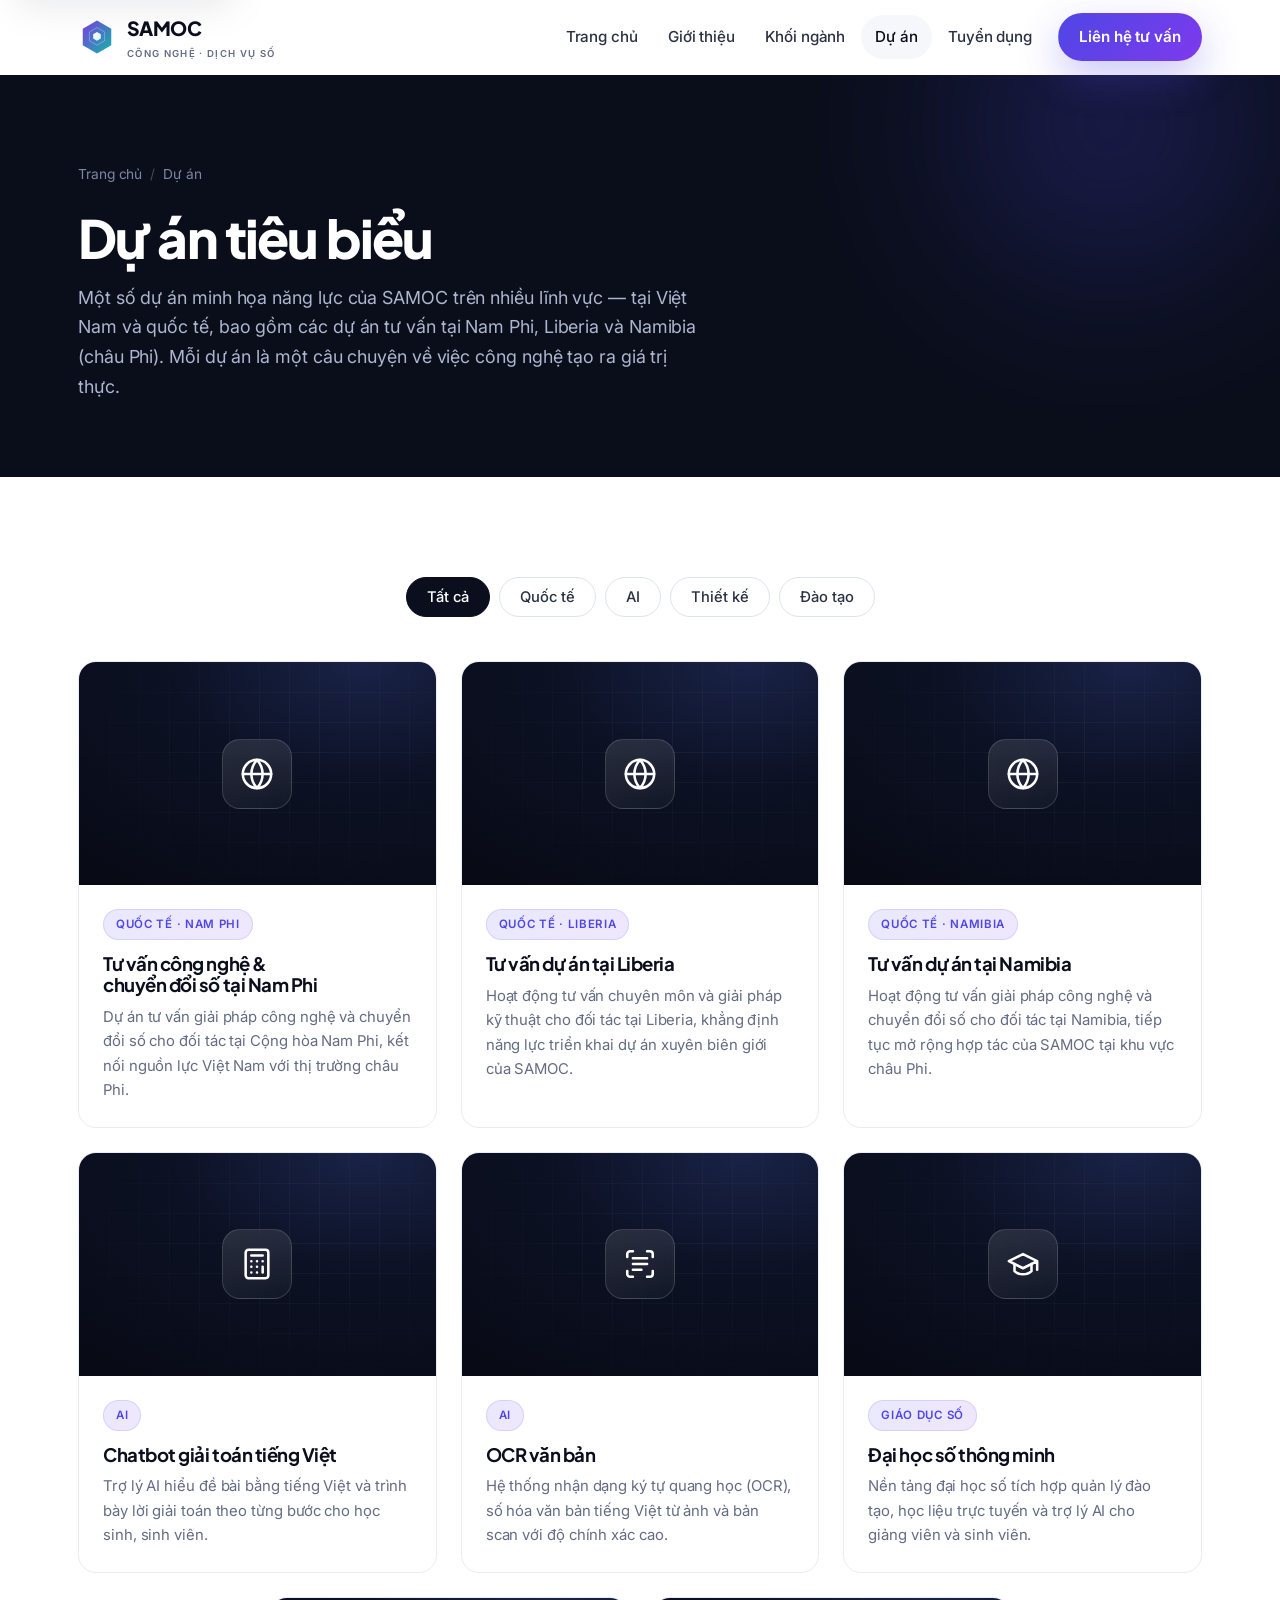
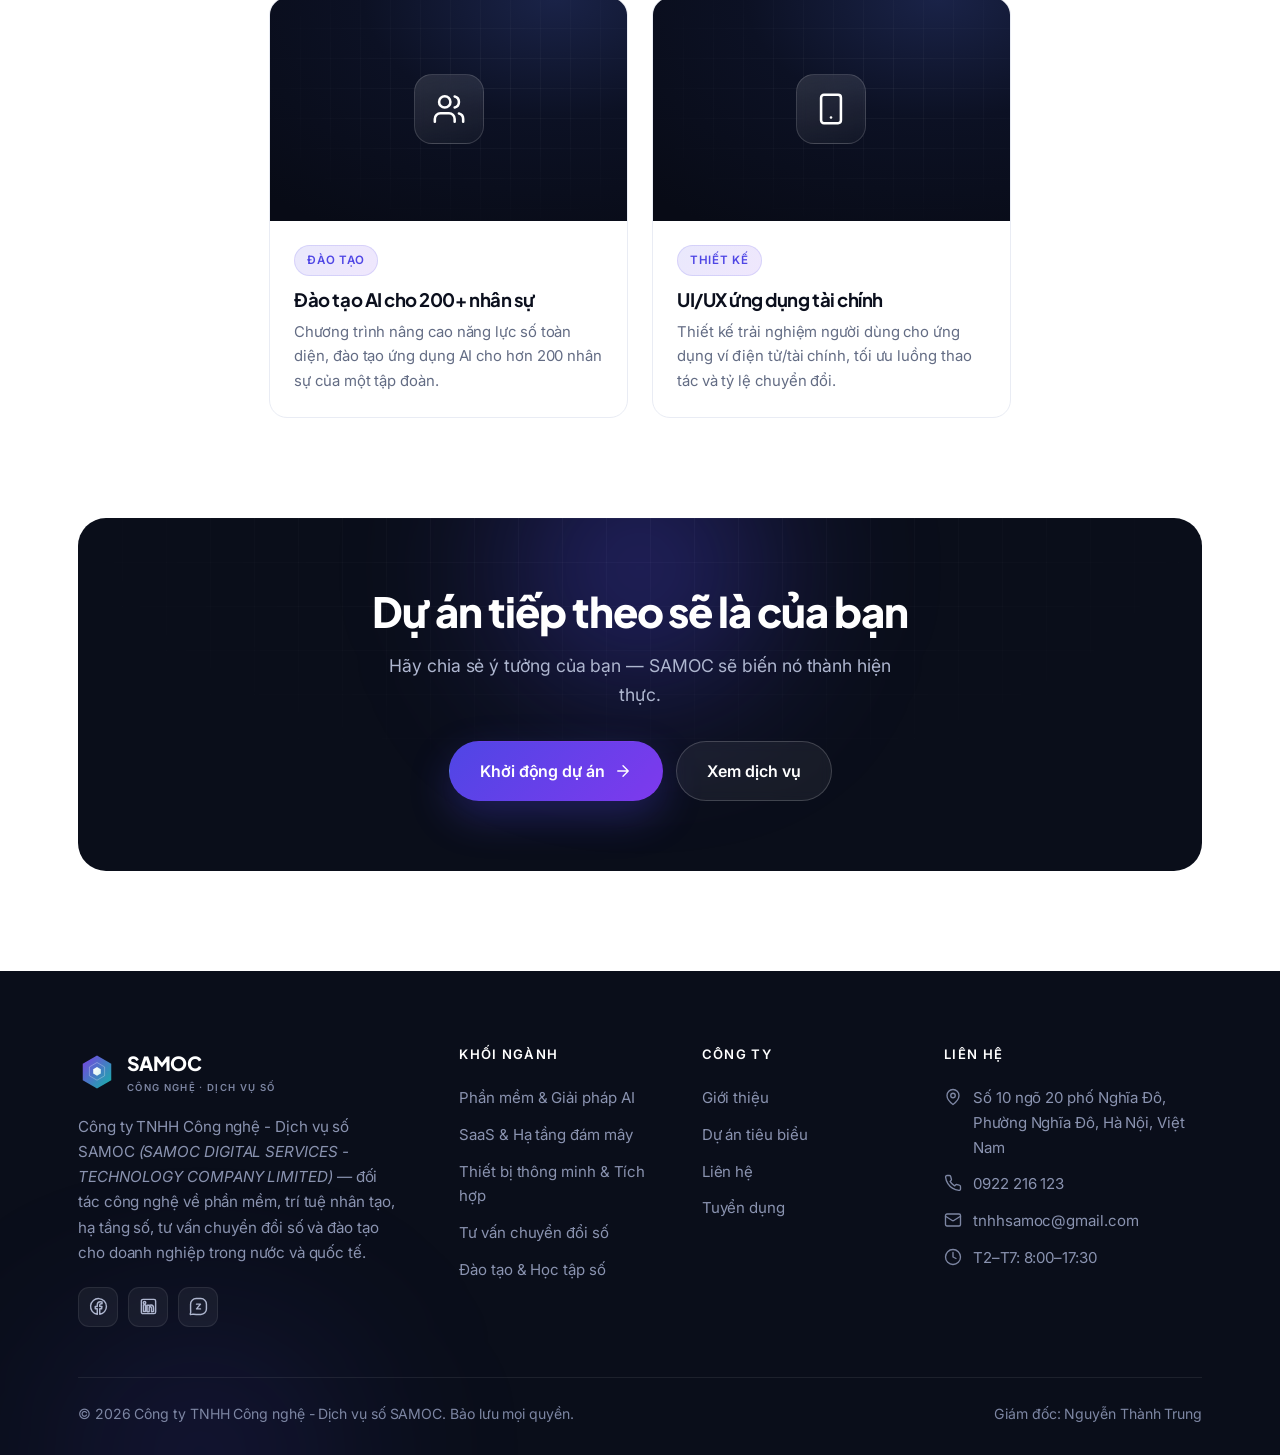
<file: samoc-website-main/projects.html>
<!DOCTYPE html>
<html lang="vi">
<head>
  <meta charset="UTF-8" />
  <meta name="viewport" content="width=device-width, initial-scale=1.0" />
  <title>Dự án tiêu biểu — Công ty TNHH Công nghệ - Dịch vụ số SAMOC</title>
  <meta name="description" content="Các dự án tiêu biểu của SAMOC trong lĩnh vực phần mềm, trí tuệ nhân tạo, thiết kế, tư vấn và đào tạo năng lực số." />
  <link rel="icon" type="image/svg+xml" href="assets/favicon.svg" />
  <meta name="theme-color" content="#0b0f1d" />
  <link rel="canonical" href="https://samocdigital.com/projects.html" />
  <meta property="og:type" content="website" />
  <meta property="og:site_name" content="SAMOC" />
  <meta property="og:locale" content="vi_VN" />
  <meta property="og:title" content="Dự án tiêu biểu — SAMOC" />
  <meta property="og:description" content="Dự án của SAMOC tại Việt Nam và quốc tế (Nam Phi, Liberia, Namibia): AI, phần mềm, đào tạo, thiết kế." />
  <meta property="og:url" content="https://samocdigital.com/projects.html" />
  <meta property="og:image" content="https://samocdigital.com/assets/og-image.png" />
  <meta name="twitter:card" content="summary_large_image" />
  <meta name="twitter:title" content="Dự án tiêu biểu — SAMOC" />
  <meta name="twitter:description" content="Dự án của SAMOC tại Việt Nam và quốc tế: AI, phần mềm, đào tạo, thiết kế." />
  <meta name="twitter:image" content="https://samocdigital.com/assets/og-image.png" />
  <link rel="preconnect" href="https://fonts.googleapis.com" />
  <link rel="preconnect" href="https://fonts.gstatic.com" crossorigin />
  <link href="https://fonts.googleapis.com/css2?family=Plus+Jakarta+Sans:wght@500;600;700;800&family=Inter:wght@400;500;600&family=JetBrains+Mono:wght@400;500&display=swap" rel="stylesheet" />
  <link rel="stylesheet" href="assets/css/style.css" />
</head>
<body>
  <a class="skip-link" href="#main">Bỏ qua phần điều hướng</a>

  <header class="site-header">
    <div class="container nav">
      <a href="index.html" class="brand">
<svg class="logo" viewBox="0 0 120 120" fill="none" xmlns="http://www.w3.org/2000/svg" aria-hidden="true">
  <defs>
    <linearGradient id="tg" x1="0" y1="0" x2="1" y2="1">
      <stop offset="0" stop-color="#7b3fe4"/>
      <stop offset="1" stop-color="#12b5a6"/>
    </linearGradient>
    <linearGradient id="bg" x1="0" y1="0" x2="1" y2="1">
      <stop offset="0" stop-color="#ffffff"/>
      <stop offset="1" stop-color="#d6f5f0"/>
    </linearGradient>
  </defs>
  <polygon points="60,8 105,34 105,86 60,112 15,86 15,34" fill="url(#tg)"/>
  <polygon points="60,30 84,44 84,72 60,86 36,72 36,44" fill="none" stroke="#ffffff" stroke-opacity="0.30" stroke-width="3"/>
  <polygon points="60,44 72,51 72,65 60,72 48,65 48,51" fill="url(#bg)"/>
</svg>
        <span>SAMOC<small>Công nghệ · Dịch vụ số</small></span>
      </a>
      <nav class="nav-links" id="navLinks">
        <a href="index.html">Trang chủ</a>
        <a href="about.html">Giới thiệu</a>
        <a href="services.html">Khối ngành</a>
        <a href="projects.html" class="active" aria-current="page">Dự án</a>
        <a href="careers.html">Tuyển dụng</a>
        <a href="contact.html" class="btn btn-brand nav-cta">Liên hệ tư vấn</a>
      </nav>
      <button type="button" class="nav-toggle" id="navToggle" aria-label="Mở menu" aria-expanded="false" aria-controls="navLinks"><svg class="icon" viewBox="0 0 24 24"><path d="M4 6h16M4 12h16M4 18h16"/></svg></button>
    </div>
  </header>

  <main id="main">

  <section class="page-hero">
    <div class="glow"></div>
    <div class="container">
      <div class="breadcrumb"><a href="index.html">Trang chủ</a> <span class="sep">/</span> Dự án</div>
      <h1>Dự án tiêu biểu</h1>
      <p>Một số dự án minh họa năng lực của SAMOC trên nhiều lĩnh vực — tại Việt Nam và quốc tế, bao gồm các dự án tư vấn tại Nam Phi, Liberia và Namibia (châu Phi). Mỗi dự án là một câu chuyện về việc công nghệ tạo ra giá trị thực.</p>
    </div>
  </section>

  <section>
    <div class="container">
      <h2 class="sr-only">Danh sách dự án</h2>
      <div class="filter-bar reveal">
        <button type="button" class="active" data-filter="all">Tất cả</button>
        <button type="button" data-filter="international">Quốc tế</button>
        <button type="button" data-filter="ai">AI</button>
        <button type="button" data-filter="design">Thiết kế</button>
        <button type="button" data-filter="training">Đào tạo</button>
      </div>

      <div class="proj-grid" id="projGrid">
        <div class="proj reveal" data-cat="international"><div class="thumb"><div class="grid-bg"></div><div class="ti"><svg class="icon" viewBox="0 0 24 24"><circle cx="12" cy="12" r="10"/><path d="M2 12h20M12 2a15.3 15.3 0 0 1 4 10 15.3 15.3 0 0 1-4 10 15.3 15.3 0 0 1-4-10 15.3 15.3 0 0 1 4-10z"/></svg></div></div><div class="pbody"><span class="tag">Quốc tế · Nam Phi</span><h3>Tư vấn công nghệ &amp; chuyển đổi số tại Nam Phi</h3><p>Dự án tư vấn giải pháp công nghệ và chuyển đổi số cho đối tác tại Cộng hòa Nam Phi, kết nối nguồn lực Việt Nam với thị trường châu Phi.</p></div></div>
        <div class="proj reveal" data-cat="international" data-delay="1"><div class="thumb"><div class="grid-bg"></div><div class="ti"><svg class="icon" viewBox="0 0 24 24"><circle cx="12" cy="12" r="10"/><path d="M2 12h20M12 2a15.3 15.3 0 0 1 4 10 15.3 15.3 0 0 1-4 10 15.3 15.3 0 0 1-4-10 15.3 15.3 0 0 1 4-10z"/></svg></div></div><div class="pbody"><span class="tag">Quốc tế · Liberia</span><h3>Tư vấn dự án tại Liberia</h3><p>Hoạt động tư vấn chuyên môn và giải pháp kỹ thuật cho đối tác tại Liberia, khẳng định năng lực triển khai dự án xuyên biên giới của SAMOC.</p></div></div>
        <div class="proj reveal" data-cat="international" data-delay="2"><div class="thumb"><div class="grid-bg"></div><div class="ti"><svg class="icon" viewBox="0 0 24 24"><circle cx="12" cy="12" r="10"/><path d="M2 12h20M12 2a15.3 15.3 0 0 1 4 10 15.3 15.3 0 0 1-4 10 15.3 15.3 0 0 1-4-10 15.3 15.3 0 0 1 4-10z"/></svg></div></div><div class="pbody"><span class="tag">Quốc tế · Namibia</span><h3>Tư vấn dự án tại Namibia</h3><p>Hoạt động tư vấn giải pháp công nghệ và chuyển đổi số cho đối tác tại Namibia, tiếp tục mở rộng hợp tác của SAMOC tại khu vực châu Phi.</p></div></div>
        <div class="proj reveal" data-cat="ai"><div class="thumb"><div class="grid-bg"></div><div class="ti"><svg class="icon" viewBox="0 0 24 24"><rect width="16" height="20" x="4" y="2" rx="2"/><line x1="8" x2="16" y1="6" y2="6"/><line x1="16" x2="16" y1="14" y2="18"/><path d="M16 10h.01M12 10h.01M8 10h.01M12 14h.01M8 14h.01M12 18h.01M8 18h.01"/></svg></div></div><div class="pbody"><span class="tag">AI</span><h3>Chatbot giải toán tiếng Việt</h3><p>Trợ lý AI hiểu đề bài bằng tiếng Việt và trình bày lời giải toán theo từng bước cho học sinh, sinh viên.</p></div></div>
        <div class="proj reveal" data-cat="ai" data-delay="1"><div class="thumb"><div class="grid-bg"></div><div class="ti"><svg class="icon" viewBox="0 0 24 24"><path d="M3 7V5a2 2 0 0 1 2-2h2M17 3h2a2 2 0 0 1 2 2v2M21 17v2a2 2 0 0 1-2 2h-2M7 21H5a2 2 0 0 1-2-2v-2"/><path d="M7 8h10M7 12h10M7 16h6"/></svg></div></div><div class="pbody"><span class="tag">AI</span><h3>OCR văn bản</h3><p>Hệ thống nhận dạng ký tự quang học (OCR), số hóa văn bản tiếng Việt từ ảnh và bản scan với độ chính xác cao.</p></div></div>
        <div class="proj reveal" data-cat="training" data-delay="2"><div class="thumb"><div class="grid-bg"></div><div class="ti"><svg class="icon" viewBox="0 0 24 24"><path d="M22 10v6M2 10l10-5 10 5-10 5z"/><path d="M6 12v5c3 3 9 3 12 0v-5"/></svg></div></div><div class="pbody"><span class="tag">Giáo dục số</span><h3>Đại học số thông minh</h3><p>Nền tảng đại học số tích hợp quản lý đào tạo, học liệu trực tuyến và trợ lý AI cho giảng viên và sinh viên.</p></div></div>
        <div class="proj reveal" data-cat="training"><div class="thumb"><div class="grid-bg"></div><div class="ti"><svg class="icon" viewBox="0 0 24 24"><path d="M16 21v-2a4 4 0 0 0-4-4H6a4 4 0 0 0-4 4v2"/><circle cx="9" cy="7" r="4"/><path d="M22 21v-2a4 4 0 0 0-3-3.87M16 3.13a4 4 0 0 1 0 7.75"/></svg></div></div><div class="pbody"><span class="tag">Đào tạo</span><h3>Đào tạo AI cho 200+ nhân sự</h3><p>Chương trình nâng cao năng lực số toàn diện, đào tạo ứng dụng AI cho hơn 200 nhân sự của một tập đoàn.</p></div></div>
        <div class="proj reveal" data-cat="design" data-delay="1"><div class="thumb"><div class="grid-bg"></div><div class="ti"><svg class="icon" viewBox="0 0 24 24"><rect width="14" height="20" x="5" y="2" rx="2"/><path d="M12 18h.01"/></svg></div></div><div class="pbody"><span class="tag">Thiết kế</span><h3>UI/UX ứng dụng tài chính</h3><p>Thiết kế trải nghiệm người dùng cho ứng dụng ví điện tử/tài chính, tối ưu luồng thao tác và tỷ lệ chuyển đổi.</p></div></div>
      </div>
    </div>
  </section>

  <section style="padding-top:0">
    <div class="container">
      <div class="cta-band reveal">
        <div class="grid-bg"></div><div class="glow"></div>
        <h2>Dự án tiếp theo sẽ là của bạn</h2>
        <p>Hãy chia sẻ ý tưởng của bạn — SAMOC sẽ biến nó thành hiện thực.</p>
        <div class="cta-actions">
          <a href="contact.html" class="btn btn-brand btn-lg">Khởi động dự án <svg class="icon" viewBox="0 0 24 24"><path d="M5 12h14M12 5l7 7-7 7"/></svg></a>
          <a href="services.html" class="btn btn-ghost btn-lg">Xem dịch vụ</a>
        </div>
      </div>
    </div>
  </section>
  </main>

  <footer class="site-footer">
    <div class="glow"></div>
    <div class="container">
      <div class="footer-grid">
        <div class="footer-about">
          <a href="index.html" class="brand">
<svg class="logo" viewBox="0 0 120 120" fill="none" aria-hidden="true"><defs><linearGradient id="tgf" x1="0" y1="0" x2="1" y2="1"><stop offset="0" stop-color="#7b3fe4"/><stop offset="1" stop-color="#12b5a6"/></linearGradient><linearGradient id="bgf" x1="0" y1="0" x2="1" y2="1"><stop offset="0" stop-color="#ffffff"/><stop offset="1" stop-color="#d6f5f0"/></linearGradient></defs><polygon points="60,8 105,34 105,86 60,112 15,86 15,34" fill="url(#tgf)"/><polygon points="60,30 84,44 84,72 60,86 36,72 36,44" fill="none" stroke="#ffffff" stroke-opacity="0.30" stroke-width="3"/><polygon points="60,44 72,51 72,65 60,72 48,65 48,51" fill="url(#bgf)"/></svg>
            <span>SAMOC<small>Công nghệ · Dịch vụ số</small></span>
          </a>
          <p>Công ty TNHH Công nghệ - Dịch vụ số SAMOC <em>(SAMOC DIGITAL SERVICES - TECHNOLOGY COMPANY LIMITED)</em> — đối tác công nghệ về phần mềm, trí tuệ nhân tạo, hạ tầng số, tư vấn chuyển đổi số và đào tạo cho doanh nghiệp trong nước và quốc tế.</p>
          <div class="socials">
            <a href="https://www.facebook.com/samocdigital/" target="_blank" rel="noopener noreferrer" aria-label="Facebook SAMOC"><svg class="icon" viewBox="0 0 24 24" fill="currentColor" stroke="none"><path d="M22 12a10 10 0 1 0-11.56 9.88v-6.99H7.9V12h2.54V9.8c0-2.5 1.49-3.89 3.78-3.89 1.09 0 2.24.2 2.24.2v2.46h-1.26c-1.24 0-1.63.77-1.63 1.56V12h2.78l-.44 2.89h-2.34v6.99A10 10 0 0 0 22 12z"/></svg></a>
            <a href="#" aria-label="LinkedIn SAMOC"><svg class="icon" viewBox="0 0 24 24" fill="currentColor" stroke="none"><path d="M19 3a2 2 0 0 1 2 2v14a2 2 0 0 1-2 2H5a2 2 0 0 1-2-2V5a2 2 0 0 1 2-2zM8.34 18.34V9.99H5.67v8.35zM7 8.84a1.55 1.55 0 1 0 0-3.1 1.55 1.55 0 0 0 0 3.1zm11.34 9.5v-4.58c0-2.45-1.31-3.59-3.06-3.59-1.41 0-2.04.78-2.39 1.32v-1.13h-2.67v8.35h2.67v-4.66c0-.25.02-.5.09-.67.2-.5.65-1.01 1.41-1.01.99 0 1.39.76 1.39 1.86v4.48z"/></svg></a>
            <a href="https://zalo.me/3719155942943261749" target="_blank" rel="noopener noreferrer" aria-label="Zalo SAMOC"><svg class="icon" viewBox="0 0 24 24" fill="none" stroke="currentColor" stroke-width="1.8" stroke-linecap="round" stroke-linejoin="round"><path d="M9 2H15A7 7 0 0 1 22 9V15A7 7 0 0 1 15 22H9C5.6 22 3.9 21.3 2.6 22.1C1.9 22.5 1.3 21.8 1.7 21.1C2.6 19.6 2 18.2 2 15V9A7 7 0 0 1 9 2Z"/><path d="M9.5 9H14.5L9.5 15H14.5"/></svg></a>
          </div>
        </div>
        <div class="footer-col"><h2>Khối ngành</h2>
          <a href="services.html#software">Phần mềm &amp; Giải pháp AI</a>
          <a href="services.html#cloud">SaaS &amp; Hạ tầng đám mây</a>
          <a href="services.html#devices">Thiết bị thông minh &amp; Tích hợp</a>
          <a href="services.html#consulting">Tư vấn chuyển đổi số</a>
          <a href="services.html#education">Đào tạo &amp; Học tập số</a>
        </div>
        <div class="footer-col"><h2>Công ty</h2>
          <a href="about.html">Giới thiệu</a>
          <a href="projects.html">Dự án tiêu biểu</a>
          <a href="contact.html">Liên hệ</a>
          <a href="careers.html">Tuyển dụng</a>
        </div>
        <div class="footer-col footer-contact"><h2>Liên hệ</h2>
          <ul>
            <li><svg class="icon" viewBox="0 0 24 24"><path d="M20 10c0 6-8 12-8 12s-8-6-8-12a8 8 0 0 1 16 0Z"/><circle cx="12" cy="10" r="3"/></svg><span>Số 10 ngõ 20 phố Nghĩa Đô, Phường Nghĩa Đô, Hà Nội, Việt Nam</span></li>
            <li><svg class="icon" viewBox="0 0 24 24"><path d="M22 16.92v3a2 2 0 0 1-2.18 2 19.79 19.79 0 0 1-8.63-3.07 19.5 19.5 0 0 1-6-6 19.79 19.79 0 0 1-3.07-8.67A2 2 0 0 1 4.11 2h3a2 2 0 0 1 2 1.72c.13.96.36 1.9.7 2.81a2 2 0 0 1-.45 2.11L8.09 9.91a16 16 0 0 0 6 6l1.27-1.27a2 2 0 0 1 2.11-.45c.91.34 1.85.57 2.81.7A2 2 0 0 1 22 16.92z"/></svg><a href="tel:0922216123">0922&nbsp;216&nbsp;123</a></li>
            <li><svg class="icon" viewBox="0 0 24 24"><rect width="20" height="16" x="2" y="4" rx="2"/><path d="m22 7-8.97 5.7a1.94 1.94 0 0 1-2.06 0L2 7"/></svg><a href="mailto:tnhhsamoc@gmail.com">tnhhsamoc@gmail.com</a></li>
            <li><svg class="icon" viewBox="0 0 24 24"><circle cx="12" cy="12" r="10"/><path d="M12 6v6l4 2"/></svg><span>T2–T7: 8:00–17:30</span></li>
          </ul>
        </div>
      </div>
      <div class="footer-bottom">
        <span>© <span id="year">2026</span> Công ty TNHH Công nghệ - Dịch vụ số SAMOC. Bảo lưu mọi quyền.</span>
        <span>Giám đốc: Nguyễn Thành Trung</span>
      </div>
    </div>
  </footer>

  <script src="assets/js/main.js"></script>
  <script>
    const fbtns = document.querySelectorAll('.filter-bar button');
    const projs = document.querySelectorAll('#projGrid .proj');
    fbtns.forEach(b => b.addEventListener('click', () => {
      fbtns.forEach(x => x.classList.remove('active'));
      b.classList.add('active');
      const f = b.dataset.filter;
      projs.forEach(p => { p.style.display = (f === 'all' || p.dataset.cat === f) ? '' : 'none'; });
    }));
  </script>
</body>
</html>
</file>
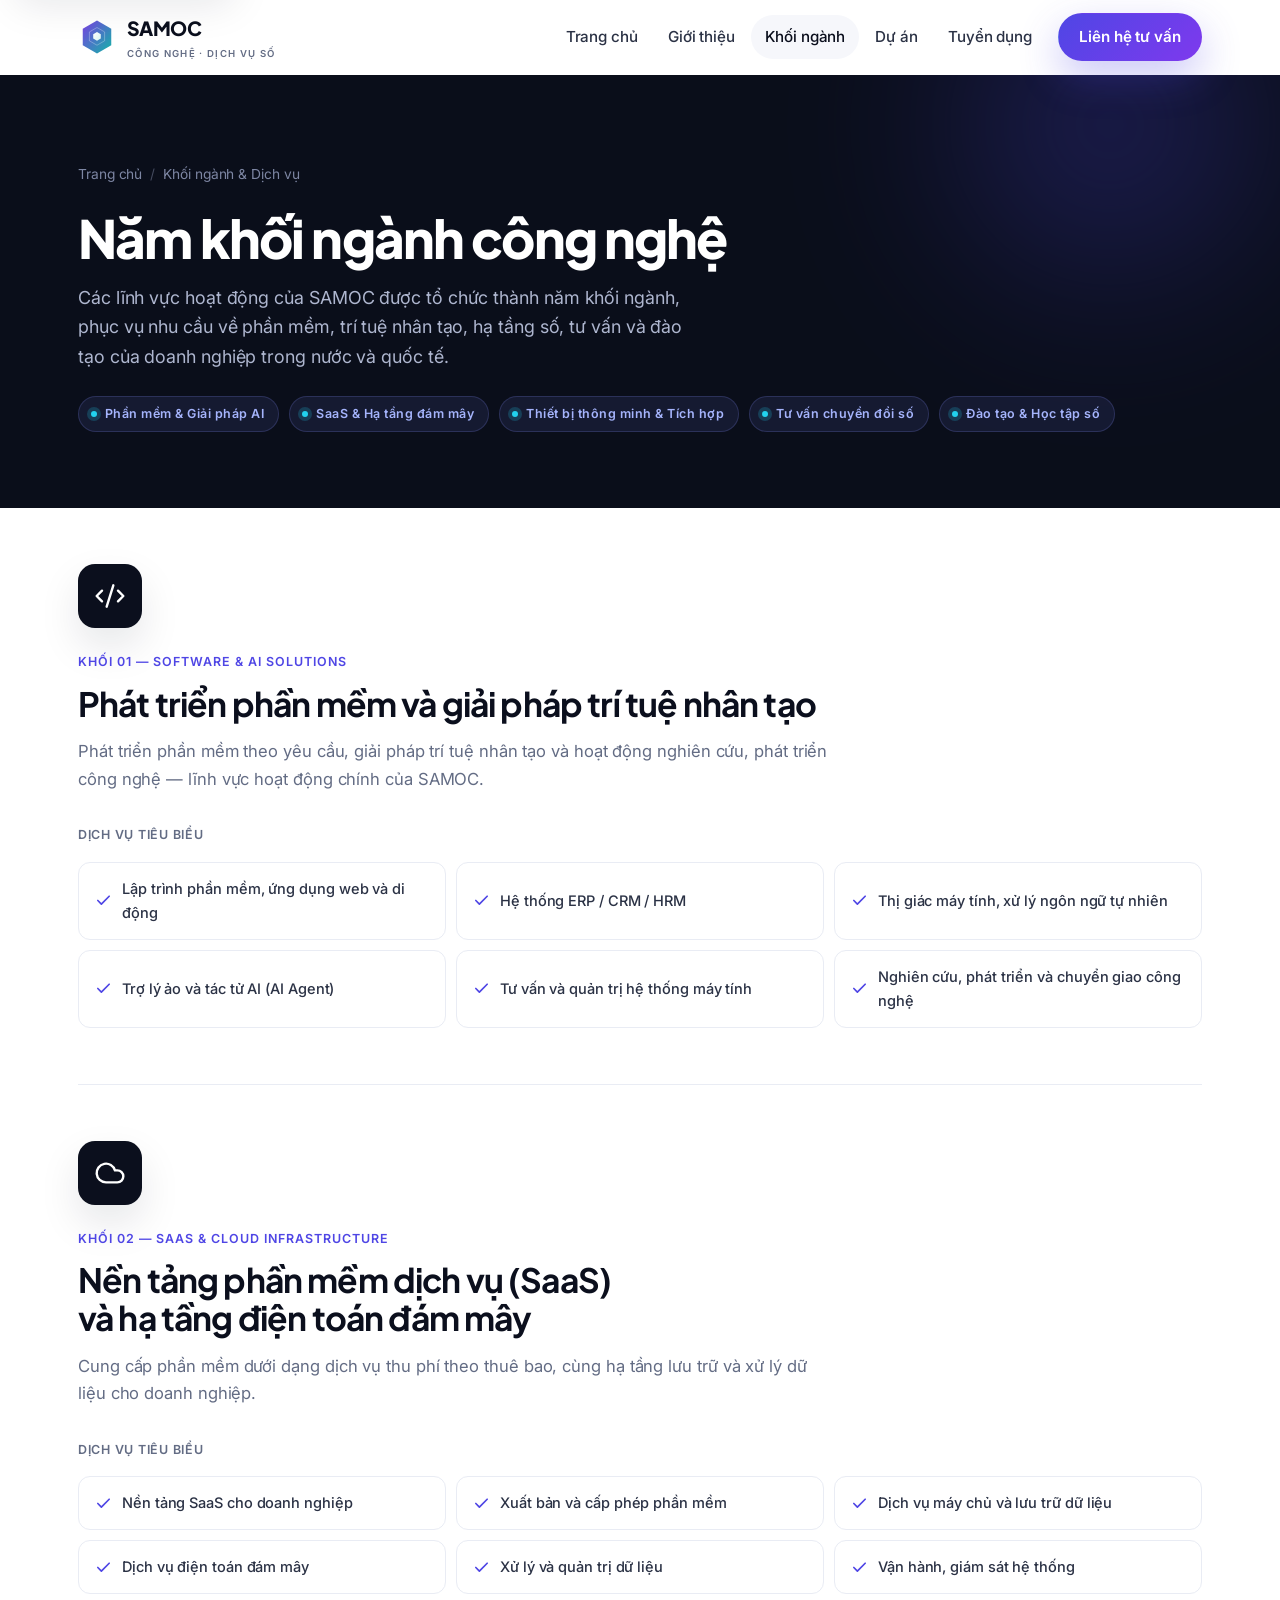
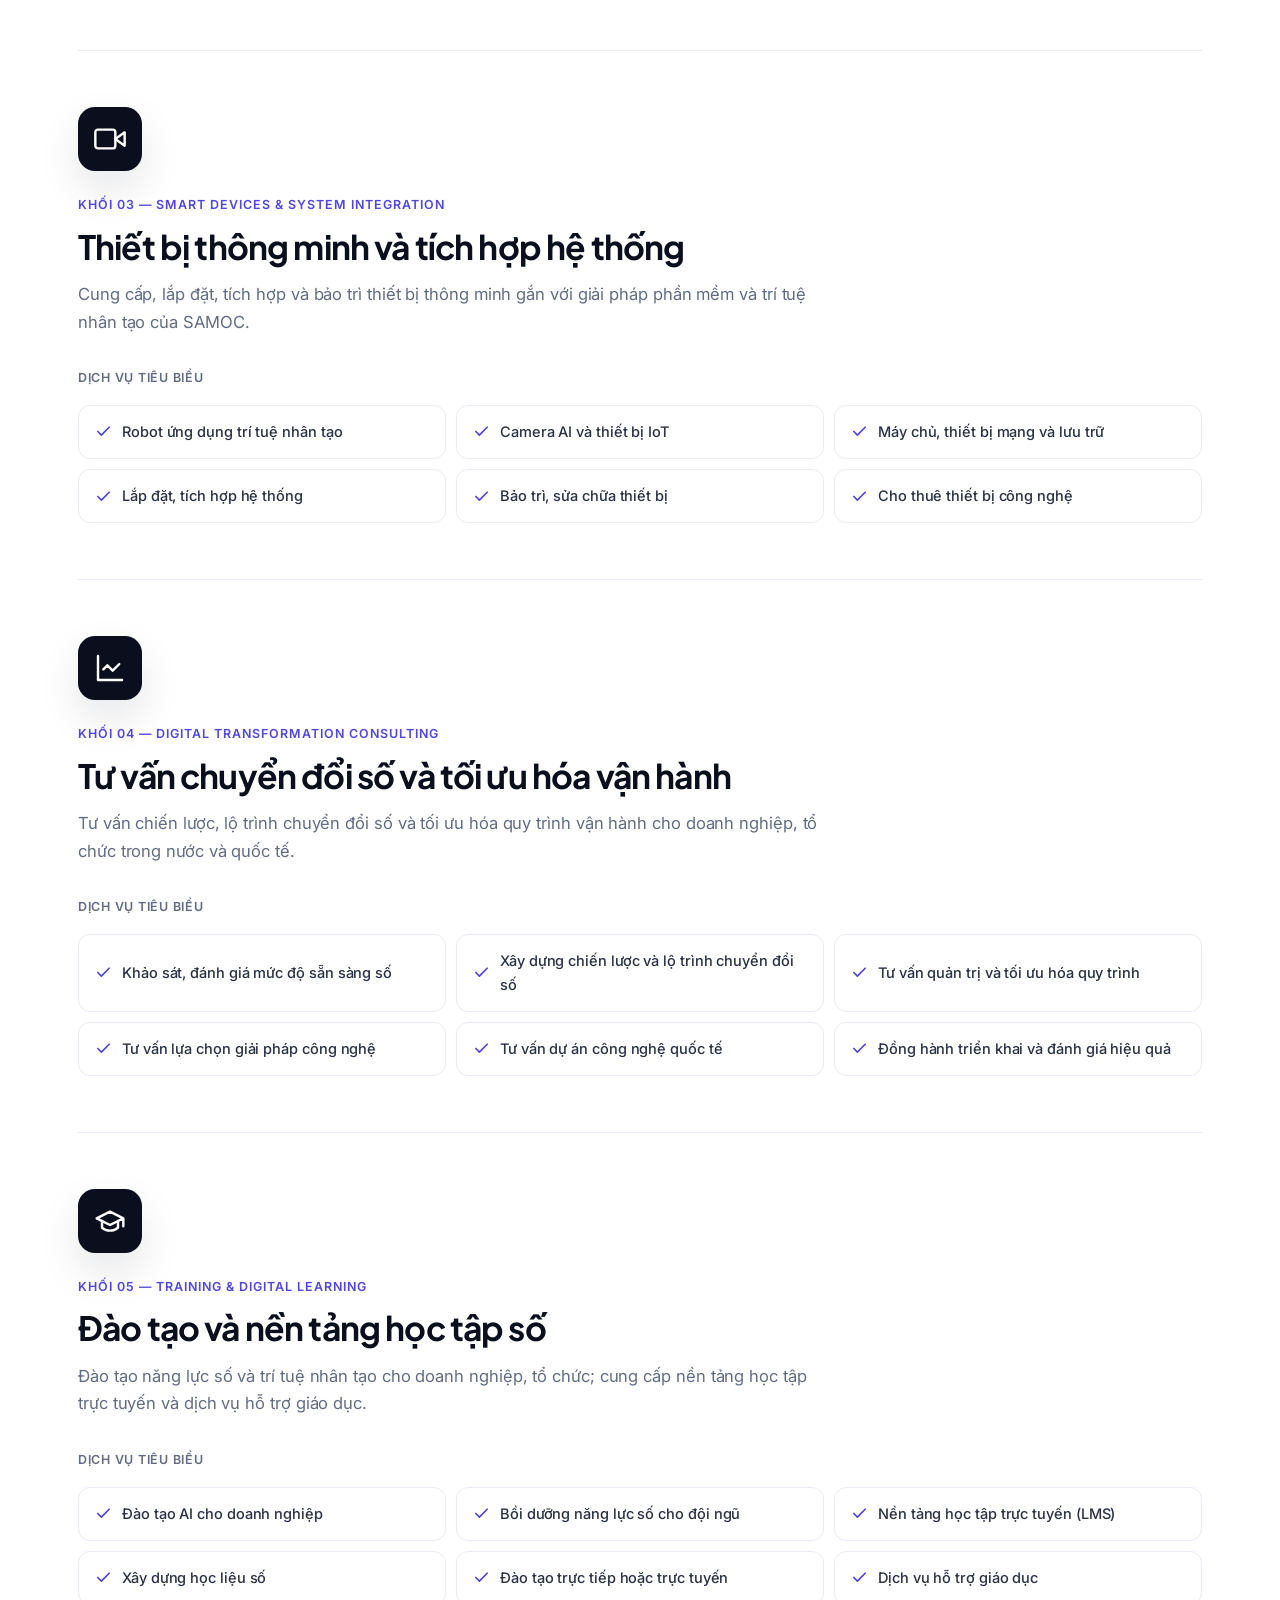
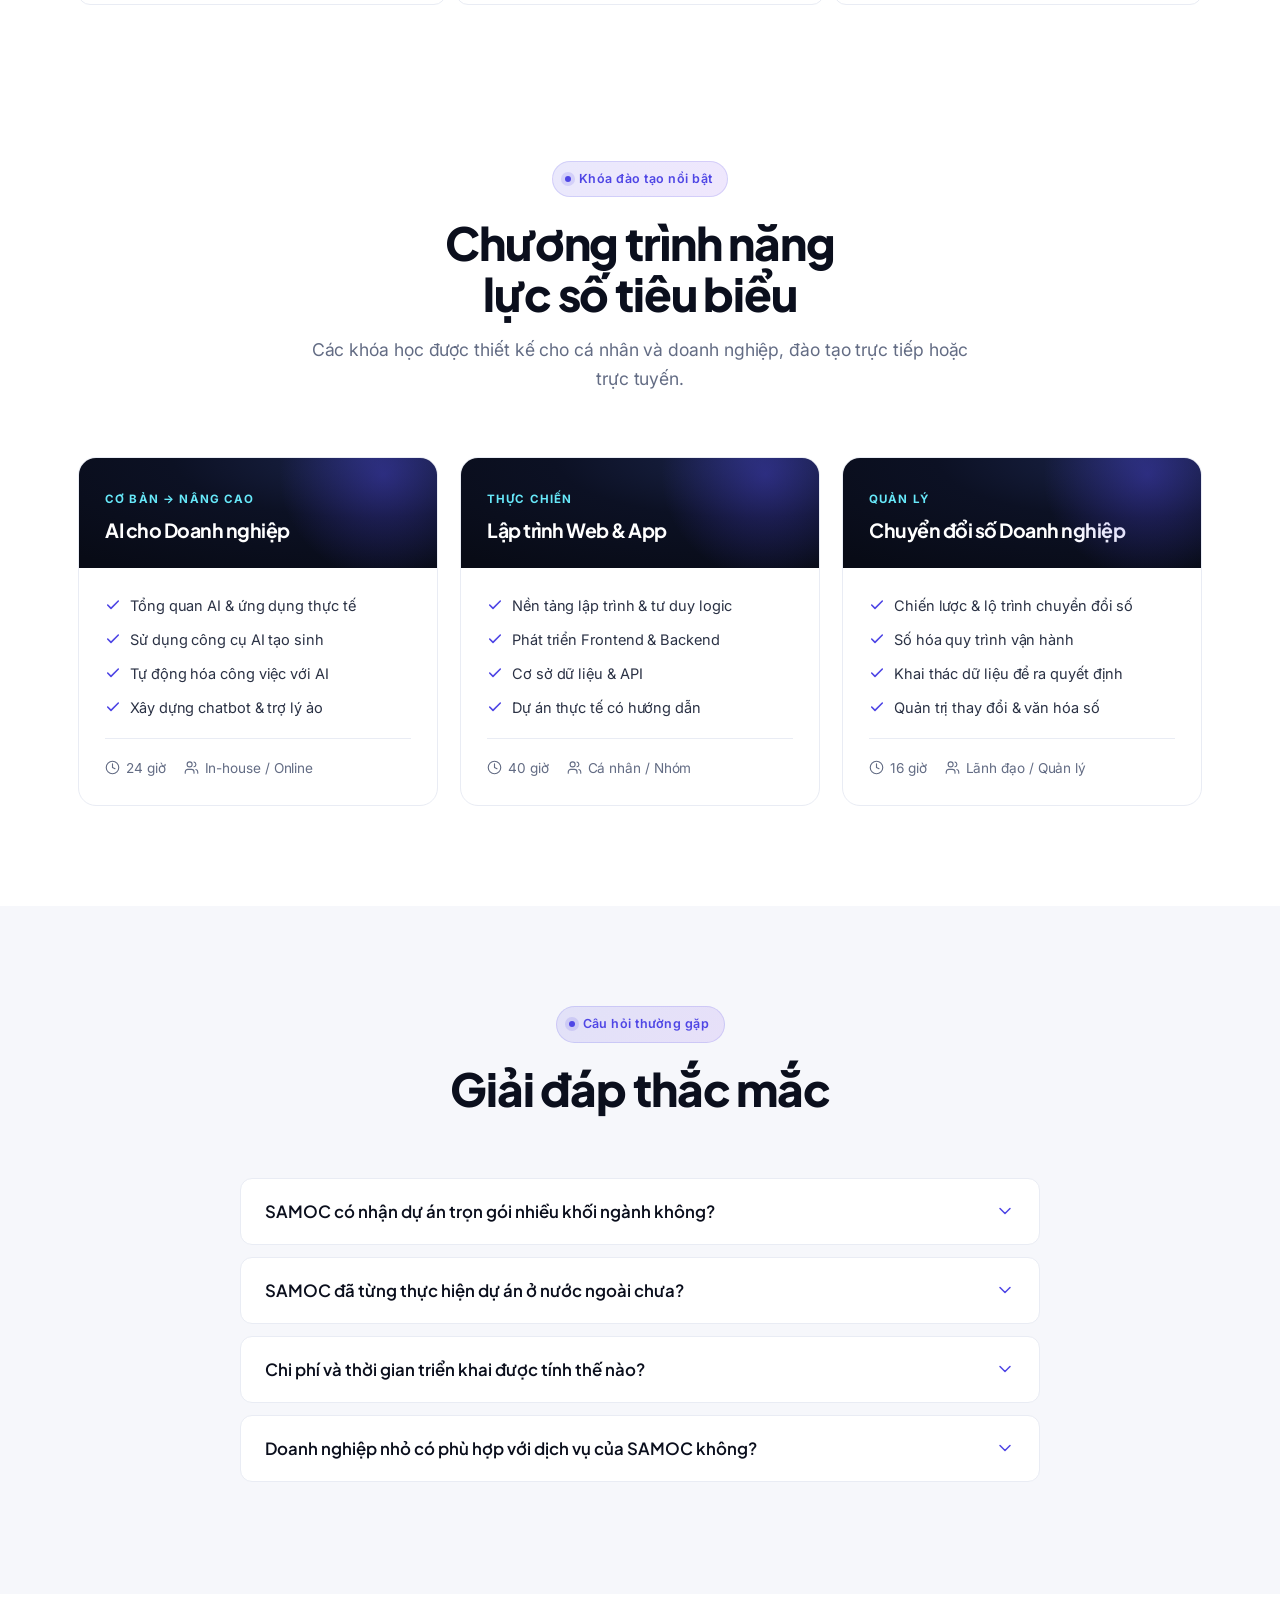
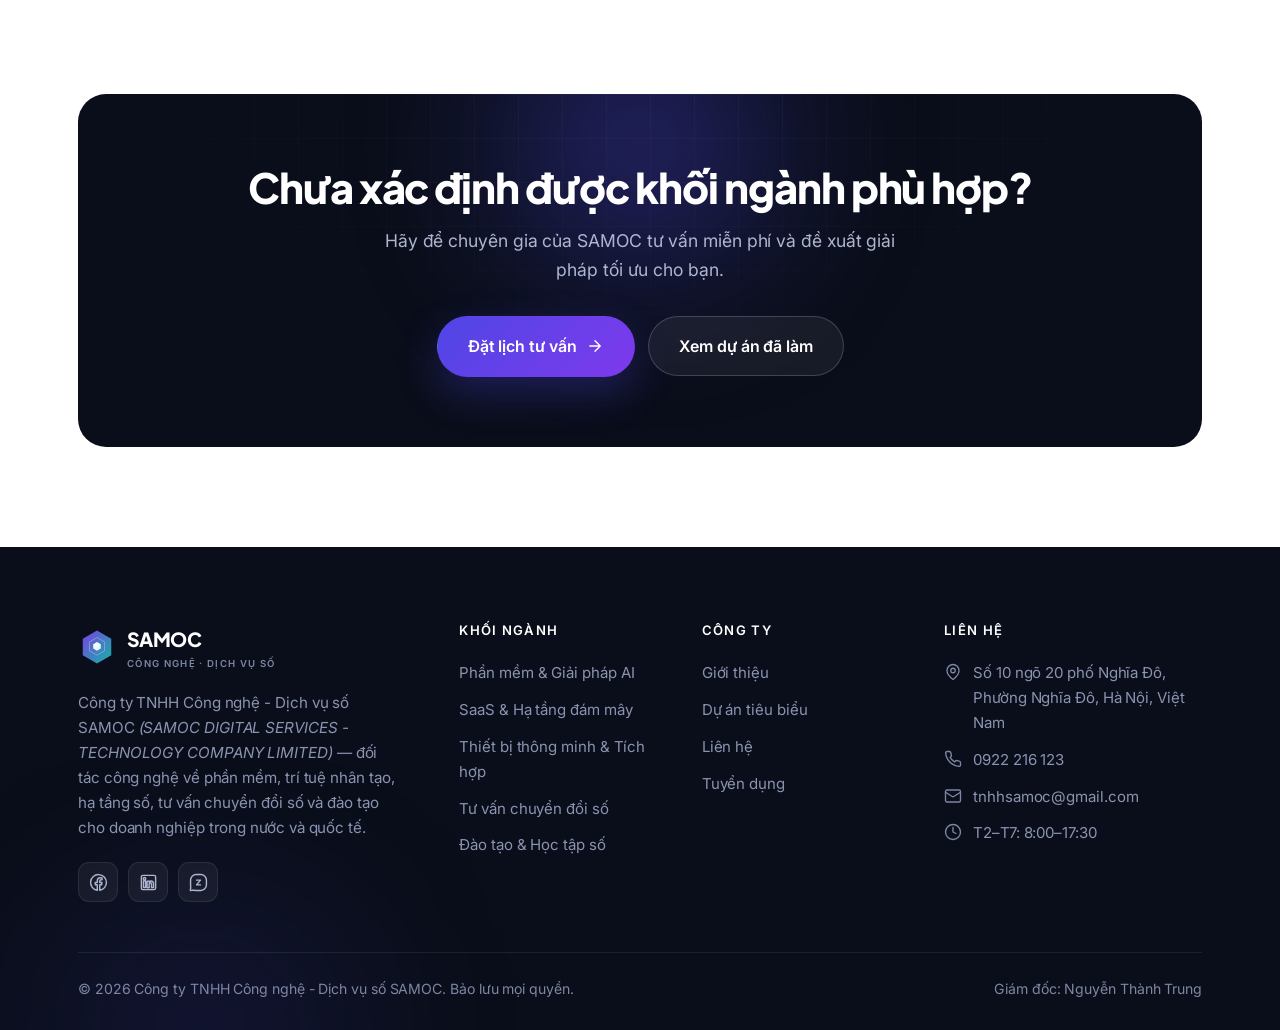
<file: samoc-website-main/services.html>
<!DOCTYPE html>
<html lang="vi">
<head>
  <meta charset="UTF-8" />
  <meta name="viewport" content="width=device-width, initial-scale=1.0" />
  <title>Khối ngành &amp; Dịch vụ — Công ty TNHH Công nghệ - Dịch vụ số SAMOC</title>
  <meta name="description" content="Năm khối ngành của SAMOC: phát triển phần mềm và giải pháp trí tuệ nhân tạo; nền tảng SaaS và hạ tầng điện toán đám mây; thiết bị thông minh và tích hợp hệ thống; tư vấn chuyển đổi số; đào tạo và nền tảng học tập số." />
  <link rel="icon" type="image/svg+xml" href="assets/favicon.svg" />
  <meta name="theme-color" content="#0b0f1d" />
  <link rel="canonical" href="https://samocdigital.com/services.html" />
  <meta property="og:type" content="website" />
  <meta property="og:site_name" content="SAMOC" />
  <meta property="og:locale" content="vi_VN" />
  <meta property="og:title" content="Khối ngành &amp; Dịch vụ — SAMOC" />
  <meta property="og:description" content="Năm khối ngành của SAMOC: phát triển phần mềm và giải pháp trí tuệ nhân tạo; nền tảng SaaS và hạ tầng điện toán đám mây; thiết bị thông minh và tích hợp hệ thống; tư vấn chuyển đổi số; đào tạo và nền tảng học tập số." />
  <meta property="og:url" content="https://samocdigital.com/services.html" />
  <meta property="og:image" content="https://samocdigital.com/assets/og-image.png" />
  <meta name="twitter:card" content="summary_large_image" />
  <meta name="twitter:title" content="Khối ngành &amp; Dịch vụ — SAMOC" />
  <meta name="twitter:description" content="Năm khối ngành công nghệ của SAMOC: phần mềm và AI, SaaS và đám mây, thiết bị thông minh, tư vấn chuyển đổi số, đào tạo." />
  <meta name="twitter:image" content="https://samocdigital.com/assets/og-image.png" />
  <link rel="preconnect" href="https://fonts.googleapis.com" />
  <link rel="preconnect" href="https://fonts.gstatic.com" crossorigin />
  <link href="https://fonts.googleapis.com/css2?family=Plus+Jakarta+Sans:wght@500;600;700;800&family=Inter:wght@400;500;600&family=JetBrains+Mono:wght@400;500&display=swap" rel="stylesheet" />
  <link rel="stylesheet" href="assets/css/style.css" />
  <style>
    /* Feature layout — stacked, services below */
    .svc-block { display:block; padding:56px 0; border-bottom:1px solid var(--c-line); }
    .svc-block .svc-text { max-width:760px; }
    .svc-block .svc-text p { margin-bottom:22px; }
    .svc-side { margin-top:32px; }
    .svc-side .side-head { font-size:.78rem; font-weight:600; letter-spacing:.06em; text-transform:uppercase; color:var(--c-muted); margin-bottom:16px; }
    .svc-block .svc-features { grid-template-columns:repeat(3,1fr); }
    @media (max-width:900px){ .svc-block{ padding:46px 0; } .svc-block .svc-features{ grid-template-columns:1fr 1fr; } }
    @media (max-width:600px){ .svc-block .svc-features{ grid-template-columns:1fr; } }
  </style>
</head>
<body>
  <a class="skip-link" href="#main">Bỏ qua phần điều hướng</a>

  <header class="site-header">
    <div class="container nav">
      <a href="index.html" class="brand">
<svg class="logo" viewBox="0 0 120 120" fill="none" xmlns="http://www.w3.org/2000/svg" aria-hidden="true">
  <defs>
    <linearGradient id="tg" x1="0" y1="0" x2="1" y2="1">
      <stop offset="0" stop-color="#7b3fe4"/>
      <stop offset="1" stop-color="#12b5a6"/>
    </linearGradient>
    <linearGradient id="bg" x1="0" y1="0" x2="1" y2="1">
      <stop offset="0" stop-color="#ffffff"/>
      <stop offset="1" stop-color="#d6f5f0"/>
    </linearGradient>
  </defs>
  <polygon points="60,8 105,34 105,86 60,112 15,86 15,34" fill="url(#tg)"/>
  <polygon points="60,30 84,44 84,72 60,86 36,72 36,44" fill="none" stroke="#ffffff" stroke-opacity="0.30" stroke-width="3"/>
  <polygon points="60,44 72,51 72,65 60,72 48,65 48,51" fill="url(#bg)"/>
</svg>
        <span>SAMOC<small>Công nghệ · Dịch vụ số</small></span>
      </a>
      <nav class="nav-links" id="navLinks">
        <a href="index.html">Trang chủ</a>
        <a href="about.html">Giới thiệu</a>
        <a href="services.html" class="active" aria-current="page">Khối ngành</a>
        <a href="projects.html">Dự án</a>
        <a href="careers.html">Tuyển dụng</a>
        <a href="contact.html" class="btn btn-brand nav-cta">Liên hệ tư vấn</a>
      </nav>
      <button type="button" class="nav-toggle" id="navToggle" aria-label="Mở menu" aria-expanded="false" aria-controls="navLinks"><svg class="icon" viewBox="0 0 24 24"><path d="M4 6h16M4 12h16M4 18h16"/></svg></button>
    </div>
  </header>

  <main id="main">

  <section class="page-hero">
    <div class="glow"></div>
    <div class="container">
      <div class="breadcrumb"><a href="index.html">Trang chủ</a> <span class="sep">/</span> Khối ngành &amp; Dịch vụ</div>
      <h1>Năm khối ngành công nghệ</h1>
      <p>Các lĩnh vực hoạt động của SAMOC được tổ chức thành năm khối ngành, phục vụ nhu cầu về phần mềm, trí tuệ nhân tạo, hạ tầng số, tư vấn và đào tạo của doanh nghiệp trong nước và quốc tế.</p>
      <div class="hero-badges" style="margin-top:24px;display:flex;flex-wrap:wrap;gap:10px">
        <a href="#software"><span class="eyebrow on-dark" style="margin:0">Phần mềm &amp; Giải pháp AI</span></a>
        <a href="#cloud"><span class="eyebrow on-dark" style="margin:0">SaaS &amp; Hạ tầng đám mây</span></a>
        <a href="#devices"><span class="eyebrow on-dark" style="margin:0">Thiết bị thông minh &amp; Tích hợp</span></a>
        <a href="#consulting"><span class="eyebrow on-dark" style="margin:0">Tư vấn chuyển đổi số</span></a>
        <a href="#education"><span class="eyebrow on-dark" style="margin:0">Đào tạo &amp; Học tập số</span></a>
      </div>
    </div>
  </section>

  <div class="container">

    <!-- KHỐI 1 -->
    <div class="svc-block reveal" id="software">
      <div class="svc-text">
        <div class="svc-icon-lg"><svg class="icon" viewBox="0 0 24 24"><path d="m18 16 4-4-4-4M6 8l-4 4 4 4M14.5 4l-5 16"/></svg></div>
        <span class="svc-tag">Khối 01 — Software &amp; AI Solutions</span>
        <h2>Phát triển phần mềm và giải pháp trí tuệ nhân tạo</h2>
        <p>Phát triển phần mềm theo yêu cầu, giải pháp trí tuệ nhân tạo và hoạt động nghiên cứu, phát triển công nghệ — lĩnh vực hoạt động chính của SAMOC.</p>
      </div>
      <div class="svc-side">
        <p class="side-head">Dịch vụ tiêu biểu</p>
        <div class="svc-features">
          <div><svg class="icon" viewBox="0 0 24 24"><path d="M20 6 9 17l-5-5"/></svg>Lập trình phần mềm, ứng dụng web và di động</div>
          <div><svg class="icon" viewBox="0 0 24 24"><path d="M20 6 9 17l-5-5"/></svg>Hệ thống ERP / CRM / HRM</div>
          <div><svg class="icon" viewBox="0 0 24 24"><path d="M20 6 9 17l-5-5"/></svg>Thị giác máy tính, xử lý ngôn ngữ tự nhiên</div>
          <div><svg class="icon" viewBox="0 0 24 24"><path d="M20 6 9 17l-5-5"/></svg>Trợ lý ảo và tác tử AI (AI Agent)</div>
          <div><svg class="icon" viewBox="0 0 24 24"><path d="M20 6 9 17l-5-5"/></svg>Tư vấn và quản trị hệ thống máy tính</div>
          <div><svg class="icon" viewBox="0 0 24 24"><path d="M20 6 9 17l-5-5"/></svg>Nghiên cứu, phát triển và chuyển giao công nghệ</div>
        </div>
      </div>
    </div>

    <!-- KHỐI 2 -->
    <div class="svc-block reveal" id="cloud">
      <div class="svc-text">
        <div class="svc-icon-lg"><svg class="icon" viewBox="0 0 24 24"><path d="M17.5 19H9a7 7 0 1 1 6.71-9h1.79a4.5 4.5 0 1 1 0 9Z"/></svg></div>
        <span class="svc-tag">Khối 02 — SaaS &amp; Cloud Infrastructure</span>
        <h2>Nền tảng phần mềm dịch vụ (SaaS) và hạ tầng điện toán đám mây</h2>
        <p>Cung cấp phần mềm dưới dạng dịch vụ thu phí theo thuê bao, cùng hạ tầng lưu trữ và xử lý dữ liệu cho doanh nghiệp.</p>
      </div>
      <div class="svc-side">
        <p class="side-head">Dịch vụ tiêu biểu</p>
        <div class="svc-features">
          <div><svg class="icon" viewBox="0 0 24 24"><path d="M20 6 9 17l-5-5"/></svg>Nền tảng SaaS cho doanh nghiệp</div>
          <div><svg class="icon" viewBox="0 0 24 24"><path d="M20 6 9 17l-5-5"/></svg>Xuất bản và cấp phép phần mềm</div>
          <div><svg class="icon" viewBox="0 0 24 24"><path d="M20 6 9 17l-5-5"/></svg>Dịch vụ máy chủ và lưu trữ dữ liệu</div>
          <div><svg class="icon" viewBox="0 0 24 24"><path d="M20 6 9 17l-5-5"/></svg>Dịch vụ điện toán đám mây</div>
          <div><svg class="icon" viewBox="0 0 24 24"><path d="M20 6 9 17l-5-5"/></svg>Xử lý và quản trị dữ liệu</div>
          <div><svg class="icon" viewBox="0 0 24 24"><path d="M20 6 9 17l-5-5"/></svg>Vận hành, giám sát hệ thống</div>
        </div>
      </div>
    </div>

    <!-- KHỐI 3 -->
    <div class="svc-block reveal" id="devices">
      <div class="svc-text">
        <div class="svc-icon-lg"><svg class="icon" viewBox="0 0 24 24"><path d="M23 7l-7 5 7 5V7z"/><rect x="1" y="5" width="15" height="14" rx="2"/></svg></div>
        <span class="svc-tag">Khối 03 — Smart Devices &amp; System Integration</span>
        <h2>Thiết bị thông minh và tích hợp hệ thống</h2>
        <p>Cung cấp, lắp đặt, tích hợp và bảo trì thiết bị thông minh gắn với giải pháp phần mềm và trí tuệ nhân tạo của SAMOC.</p>
      </div>
      <div class="svc-side">
        <p class="side-head">Dịch vụ tiêu biểu</p>
        <div class="svc-features">
          <div><svg class="icon" viewBox="0 0 24 24"><path d="M20 6 9 17l-5-5"/></svg>Robot ứng dụng trí tuệ nhân tạo</div>
          <div><svg class="icon" viewBox="0 0 24 24"><path d="M20 6 9 17l-5-5"/></svg>Camera AI và thiết bị IoT</div>
          <div><svg class="icon" viewBox="0 0 24 24"><path d="M20 6 9 17l-5-5"/></svg>Máy chủ, thiết bị mạng và lưu trữ</div>
          <div><svg class="icon" viewBox="0 0 24 24"><path d="M20 6 9 17l-5-5"/></svg>Lắp đặt, tích hợp hệ thống</div>
          <div><svg class="icon" viewBox="0 0 24 24"><path d="M20 6 9 17l-5-5"/></svg>Bảo trì, sửa chữa thiết bị</div>
          <div><svg class="icon" viewBox="0 0 24 24"><path d="M20 6 9 17l-5-5"/></svg>Cho thuê thiết bị công nghệ</div>
        </div>
      </div>
    </div>

    <!-- KHỐI 4 -->
    <div class="svc-block reveal" id="consulting">
      <div class="svc-text">
        <div class="svc-icon-lg"><svg class="icon" viewBox="0 0 24 24"><path d="M3 3v18h18"/><path d="m19 9-5 5-4-4-3 3"/></svg></div>
        <span class="svc-tag">Khối 04 — Digital Transformation Consulting</span>
        <h2>Tư vấn chuyển đổi số và tối ưu hóa vận hành</h2>
        <p>Tư vấn chiến lược, lộ trình chuyển đổi số và tối ưu hóa quy trình vận hành cho doanh nghiệp, tổ chức trong nước và quốc tế.</p>
      </div>
      <div class="svc-side">
        <p class="side-head">Dịch vụ tiêu biểu</p>
        <div class="svc-features">
          <div><svg class="icon" viewBox="0 0 24 24"><path d="M20 6 9 17l-5-5"/></svg>Khảo sát, đánh giá mức độ sẵn sàng số</div>
          <div><svg class="icon" viewBox="0 0 24 24"><path d="M20 6 9 17l-5-5"/></svg>Xây dựng chiến lược và lộ trình chuyển đổi số</div>
          <div><svg class="icon" viewBox="0 0 24 24"><path d="M20 6 9 17l-5-5"/></svg>Tư vấn quản trị và tối ưu hóa quy trình</div>
          <div><svg class="icon" viewBox="0 0 24 24"><path d="M20 6 9 17l-5-5"/></svg>Tư vấn lựa chọn giải pháp công nghệ</div>
          <div><svg class="icon" viewBox="0 0 24 24"><path d="M20 6 9 17l-5-5"/></svg>Tư vấn dự án công nghệ quốc tế</div>
          <div><svg class="icon" viewBox="0 0 24 24"><path d="M20 6 9 17l-5-5"/></svg>Đồng hành triển khai và đánh giá hiệu quả</div>
        </div>
      </div>
    </div>

    <!-- KHỐI 5 -->
    <div class="svc-block reveal" id="education" style="border-bottom:none">
      <div class="svc-text">
        <div class="svc-icon-lg"><svg class="icon" viewBox="0 0 24 24"><path d="M22 10v6M2 10l10-5 10 5-10 5z"/><path d="M6 12v5c3 3 9 3 12 0v-5"/></svg></div>
        <span class="svc-tag">Khối 05 — Training &amp; Digital Learning</span>
        <h2>Đào tạo và nền tảng học tập số</h2>
        <p>Đào tạo năng lực số và trí tuệ nhân tạo cho doanh nghiệp, tổ chức; cung cấp nền tảng học tập trực tuyến và dịch vụ hỗ trợ giáo dục.</p>
      </div>
      <div class="svc-side">
        <p class="side-head">Dịch vụ tiêu biểu</p>
        <div class="svc-features">
          <div><svg class="icon" viewBox="0 0 24 24"><path d="M20 6 9 17l-5-5"/></svg>Đào tạo AI cho doanh nghiệp</div>
          <div><svg class="icon" viewBox="0 0 24 24"><path d="M20 6 9 17l-5-5"/></svg>Bồi dưỡng năng lực số cho đội ngũ</div>
          <div><svg class="icon" viewBox="0 0 24 24"><path d="M20 6 9 17l-5-5"/></svg>Nền tảng học tập trực tuyến (LMS)</div>
          <div><svg class="icon" viewBox="0 0 24 24"><path d="M20 6 9 17l-5-5"/></svg>Xây dựng học liệu số</div>
          <div><svg class="icon" viewBox="0 0 24 24"><path d="M20 6 9 17l-5-5"/></svg>Đào tạo trực tiếp hoặc trực tuyến</div>
          <div><svg class="icon" viewBox="0 0 24 24"><path d="M20 6 9 17l-5-5"/></svg>Dịch vụ hỗ trợ giáo dục</div>
        </div>
      </div>
    </div>

  </div>

  <!-- TRAINING PROGRAMS -->
  <section>
    <div class="container">
      <div class="section-head reveal">
        <span class="eyebrow">Khóa đào tạo nổi bật</span>
        <h2 class="section-title">Chương trình năng lực số tiêu biểu</h2>
        <p>Các khóa học được thiết kế cho cá nhân và doanh nghiệp, đào tạo trực tiếp hoặc trực tuyến.</p>
      </div>
      <div class="programs">
        <div class="program reveal">
          <div class="top"><span class="lvl">Cơ bản → Nâng cao</span><h3>AI cho Doanh nghiệp</h3></div>
          <div class="body">
            <ul>
              <li><svg class="icon" viewBox="0 0 24 24"><path d="M20 6 9 17l-5-5"/></svg>Tổng quan AI &amp; ứng dụng thực tế</li>
              <li><svg class="icon" viewBox="0 0 24 24"><path d="M20 6 9 17l-5-5"/></svg>Sử dụng công cụ AI tạo sinh</li>
              <li><svg class="icon" viewBox="0 0 24 24"><path d="M20 6 9 17l-5-5"/></svg>Tự động hóa công việc với AI</li>
              <li><svg class="icon" viewBox="0 0 24 24"><path d="M20 6 9 17l-5-5"/></svg>Xây dựng chatbot &amp; trợ lý ảo</li>
            </ul>
            <div class="meta"><span><svg class="icon" viewBox="0 0 24 24"><circle cx="12" cy="12" r="10"/><path d="M12 6v6l4 2"/></svg>24 giờ</span><span><svg class="icon" viewBox="0 0 24 24"><path d="M16 21v-2a4 4 0 0 0-4-4H6a4 4 0 0 0-4 4v2"/><circle cx="9" cy="7" r="4"/><path d="M22 21v-2a4 4 0 0 0-3-3.87M16 3.13a4 4 0 0 1 0 7.75"/></svg>In-house / Online</span></div>
          </div>
        </div>
        <div class="program reveal" data-delay="1">
          <div class="top"><span class="lvl">Thực chiến</span><h3>Lập trình Web &amp; App</h3></div>
          <div class="body">
            <ul>
              <li><svg class="icon" viewBox="0 0 24 24"><path d="M20 6 9 17l-5-5"/></svg>Nền tảng lập trình &amp; tư duy logic</li>
              <li><svg class="icon" viewBox="0 0 24 24"><path d="M20 6 9 17l-5-5"/></svg>Phát triển Frontend &amp; Backend</li>
              <li><svg class="icon" viewBox="0 0 24 24"><path d="M20 6 9 17l-5-5"/></svg>Cơ sở dữ liệu &amp; API</li>
              <li><svg class="icon" viewBox="0 0 24 24"><path d="M20 6 9 17l-5-5"/></svg>Dự án thực tế có hướng dẫn</li>
            </ul>
            <div class="meta"><span><svg class="icon" viewBox="0 0 24 24"><circle cx="12" cy="12" r="10"/><path d="M12 6v6l4 2"/></svg>40 giờ</span><span><svg class="icon" viewBox="0 0 24 24"><path d="M16 21v-2a4 4 0 0 0-4-4H6a4 4 0 0 0-4 4v2"/><circle cx="9" cy="7" r="4"/><path d="M22 21v-2a4 4 0 0 0-3-3.87M16 3.13a4 4 0 0 1 0 7.75"/></svg>Cá nhân / Nhóm</span></div>
          </div>
        </div>
        <div class="program reveal" data-delay="2">
          <div class="top"><span class="lvl">Quản lý</span><h3>Chuyển đổi số Doanh nghiệp</h3></div>
          <div class="body">
            <ul>
              <li><svg class="icon" viewBox="0 0 24 24"><path d="M20 6 9 17l-5-5"/></svg>Chiến lược &amp; lộ trình chuyển đổi số</li>
              <li><svg class="icon" viewBox="0 0 24 24"><path d="M20 6 9 17l-5-5"/></svg>Số hóa quy trình vận hành</li>
              <li><svg class="icon" viewBox="0 0 24 24"><path d="M20 6 9 17l-5-5"/></svg>Khai thác dữ liệu để ra quyết định</li>
              <li><svg class="icon" viewBox="0 0 24 24"><path d="M20 6 9 17l-5-5"/></svg>Quản trị thay đổi &amp; văn hóa số</li>
            </ul>
            <div class="meta"><span><svg class="icon" viewBox="0 0 24 24"><circle cx="12" cy="12" r="10"/><path d="M12 6v6l4 2"/></svg>16 giờ</span><span><svg class="icon" viewBox="0 0 24 24"><path d="M16 21v-2a4 4 0 0 0-4-4H6a4 4 0 0 0-4 4v2"/><circle cx="9" cy="7" r="4"/><path d="M22 21v-2a4 4 0 0 0-3-3.87M16 3.13a4 4 0 0 1 0 7.75"/></svg>Lãnh đạo / Quản lý</span></div>
          </div>
        </div>
      </div>
    </div>
  </section>

  <!-- FAQ -->
  <section style="background:var(--c-bg-soft)">
    <div class="container">
      <div class="section-head reveal">
        <span class="eyebrow">Câu hỏi thường gặp</span>
        <h2 class="section-title">Giải đáp thắc mắc</h2>
      </div>
      <div class="faq">
        <div class="faq-item reveal">
          <button type="button" class="faq-q" aria-expanded="false">SAMOC có nhận dự án trọn gói nhiều khối ngành không?<span class="chev"><svg class="icon" viewBox="0 0 24 24"><path d="m6 9 6 6 6-6"/></svg></span></button>
          <div class="faq-a"><p>Có. SAMOC có thể kết hợp nhiều khối ngành trong cùng một dự án — ví dụ vừa phát triển phần mềm quản lý, vừa triển khai giải pháp trí tuệ nhân tạo, hạ tầng đám mây và đào tạo đội ngũ sử dụng. Khách hàng chỉ cần làm việc với một đầu mối duy nhất.</p></div>
        </div>
        <div class="faq-item reveal">
          <button type="button" class="faq-q" aria-expanded="false">SAMOC đã từng thực hiện dự án ở nước ngoài chưa?<span class="chev"><svg class="icon" viewBox="0 0 24 24"><path d="m6 9 6 6 6-6"/></svg></span></button>
          <div class="faq-a"><p>Có. SAMOC có kinh nghiệm tư vấn cho các đối tác quốc tế, trong đó có các dự án tại Nam Phi, Liberia và Namibia (châu Phi). Chúng tôi sẵn sàng đồng hành cùng khách hàng trong và ngoài nước.</p></div>
        </div>
        <div class="faq-item reveal">
          <button type="button" class="faq-q" aria-expanded="false">Chi phí và thời gian triển khai được tính thế nào?<span class="chev"><svg class="icon" viewBox="0 0 24 24"><path d="m6 9 6 6 6-6"/></svg></span></button>
          <div class="faq-a"><p>Mỗi dự án được khảo sát và báo giá riêng dựa trên phạm vi, độ phức tạp và yêu cầu cụ thể. Sau buổi tư vấn miễn phí, chúng tôi gửi đề xuất chi tiết kèm tiến độ rõ ràng và minh bạch.</p></div>
        </div>
        <div class="faq-item reveal">
          <button type="button" class="faq-q" aria-expanded="false">Doanh nghiệp nhỏ có phù hợp với dịch vụ của SAMOC không?<span class="chev"><svg class="icon" viewBox="0 0 24 24"><path d="m6 9 6 6 6-6"/></svg></span></button>
          <div class="faq-a"><p>Rất phù hợp. Chúng tôi có các gói giải pháp linh hoạt cho doanh nghiệp vừa và nhỏ, giúp bạn bắt đầu chuyển đổi số với chi phí hợp lý và lộ trình từng bước.</p></div>
        </div>
      </div>
    </div>
  </section>

  <!-- CTA -->
  <section>
    <div class="container">
      <div class="cta-band reveal">
        <div class="grid-bg"></div><div class="glow"></div>
        <h2>Chưa xác định được khối ngành phù hợp?</h2>
        <p>Hãy để chuyên gia của SAMOC tư vấn miễn phí và đề xuất giải pháp tối ưu cho bạn.</p>
        <div class="cta-actions">
          <a href="contact.html" class="btn btn-brand btn-lg">Đặt lịch tư vấn <svg class="icon" viewBox="0 0 24 24"><path d="M5 12h14M12 5l7 7-7 7"/></svg></a>
          <a href="projects.html" class="btn btn-ghost btn-lg">Xem dự án đã làm</a>
        </div>
      </div>
    </div>
  </section>
  </main>

  <footer class="site-footer">
    <div class="glow"></div>
    <div class="container">
      <div class="footer-grid">
        <div class="footer-about">
          <a href="index.html" class="brand">
<svg class="logo" viewBox="0 0 120 120" fill="none" aria-hidden="true"><defs><linearGradient id="tgf" x1="0" y1="0" x2="1" y2="1"><stop offset="0" stop-color="#7b3fe4"/><stop offset="1" stop-color="#12b5a6"/></linearGradient><linearGradient id="bgf" x1="0" y1="0" x2="1" y2="1"><stop offset="0" stop-color="#ffffff"/><stop offset="1" stop-color="#d6f5f0"/></linearGradient></defs><polygon points="60,8 105,34 105,86 60,112 15,86 15,34" fill="url(#tgf)"/><polygon points="60,30 84,44 84,72 60,86 36,72 36,44" fill="none" stroke="#ffffff" stroke-opacity="0.30" stroke-width="3"/><polygon points="60,44 72,51 72,65 60,72 48,65 48,51" fill="url(#bgf)"/></svg>
            <span>SAMOC<small>Công nghệ · Dịch vụ số</small></span>
          </a>
          <p>Công ty TNHH Công nghệ - Dịch vụ số SAMOC <em>(SAMOC DIGITAL SERVICES - TECHNOLOGY COMPANY LIMITED)</em> — đối tác công nghệ về phần mềm, trí tuệ nhân tạo, hạ tầng số, tư vấn chuyển đổi số và đào tạo cho doanh nghiệp trong nước và quốc tế.</p>
          <div class="socials">
            <a href="https://www.facebook.com/samocdigital/" target="_blank" rel="noopener noreferrer" aria-label="Facebook SAMOC"><svg class="icon" viewBox="0 0 24 24" fill="currentColor" stroke="none"><path d="M22 12a10 10 0 1 0-11.56 9.88v-6.99H7.9V12h2.54V9.8c0-2.5 1.49-3.89 3.78-3.89 1.09 0 2.24.2 2.24.2v2.46h-1.26c-1.24 0-1.63.77-1.63 1.56V12h2.78l-.44 2.89h-2.34v6.99A10 10 0 0 0 22 12z"/></svg></a>
            <a href="#" aria-label="LinkedIn SAMOC"><svg class="icon" viewBox="0 0 24 24" fill="currentColor" stroke="none"><path d="M19 3a2 2 0 0 1 2 2v14a2 2 0 0 1-2 2H5a2 2 0 0 1-2-2V5a2 2 0 0 1 2-2zM8.34 18.34V9.99H5.67v8.35zM7 8.84a1.55 1.55 0 1 0 0-3.1 1.55 1.55 0 0 0 0 3.1zm11.34 9.5v-4.58c0-2.45-1.31-3.59-3.06-3.59-1.41 0-2.04.78-2.39 1.32v-1.13h-2.67v8.35h2.67v-4.66c0-.25.02-.5.09-.67.2-.5.65-1.01 1.41-1.01.99 0 1.39.76 1.39 1.86v4.48z"/></svg></a>
            <a href="https://zalo.me/3719155942943261749" target="_blank" rel="noopener noreferrer" aria-label="Zalo SAMOC"><svg class="icon" viewBox="0 0 24 24" fill="none" stroke="currentColor" stroke-width="1.8" stroke-linecap="round" stroke-linejoin="round"><path d="M9 2H15A7 7 0 0 1 22 9V15A7 7 0 0 1 15 22H9C5.6 22 3.9 21.3 2.6 22.1C1.9 22.5 1.3 21.8 1.7 21.1C2.6 19.6 2 18.2 2 15V9A7 7 0 0 1 9 2Z"/><path d="M9.5 9H14.5L9.5 15H14.5"/></svg></a>
          </div>
        </div>
        <div class="footer-col"><h2>Khối ngành</h2>
          <a href="services.html#software">Phần mềm &amp; Giải pháp AI</a>
          <a href="services.html#cloud">SaaS &amp; Hạ tầng đám mây</a>
          <a href="services.html#devices">Thiết bị thông minh &amp; Tích hợp</a>
          <a href="services.html#consulting">Tư vấn chuyển đổi số</a>
          <a href="services.html#education">Đào tạo &amp; Học tập số</a>
        </div>
        <div class="footer-col"><h2>Công ty</h2>
          <a href="about.html">Giới thiệu</a>
          <a href="projects.html">Dự án tiêu biểu</a>
          <a href="contact.html">Liên hệ</a>
          <a href="careers.html">Tuyển dụng</a>
        </div>
        <div class="footer-col footer-contact"><h2>Liên hệ</h2>
          <ul>
            <li><svg class="icon" viewBox="0 0 24 24"><path d="M20 10c0 6-8 12-8 12s-8-6-8-12a8 8 0 0 1 16 0Z"/><circle cx="12" cy="10" r="3"/></svg><span>Số 10 ngõ 20 phố Nghĩa Đô, Phường Nghĩa Đô, Hà Nội, Việt Nam</span></li>
            <li><svg class="icon" viewBox="0 0 24 24"><path d="M22 16.92v3a2 2 0 0 1-2.18 2 19.79 19.79 0 0 1-8.63-3.07 19.5 19.5 0 0 1-6-6 19.79 19.79 0 0 1-3.07-8.67A2 2 0 0 1 4.11 2h3a2 2 0 0 1 2 1.72c.13.96.36 1.9.7 2.81a2 2 0 0 1-.45 2.11L8.09 9.91a16 16 0 0 0 6 6l1.27-1.27a2 2 0 0 1 2.11-.45c.91.34 1.85.57 2.81.7A2 2 0 0 1 22 16.92z"/></svg><a href="tel:0922216123">0922&nbsp;216&nbsp;123</a></li>
            <li><svg class="icon" viewBox="0 0 24 24"><rect width="20" height="16" x="2" y="4" rx="2"/><path d="m22 7-8.97 5.7a1.94 1.94 0 0 1-2.06 0L2 7"/></svg><a href="mailto:tnhhsamoc@gmail.com">tnhhsamoc@gmail.com</a></li>
            <li><svg class="icon" viewBox="0 0 24 24"><circle cx="12" cy="12" r="10"/><path d="M12 6v6l4 2"/></svg><span>T2–T7: 8:00–17:30</span></li>
          </ul>
        </div>
      </div>
      <div class="footer-bottom">
        <span>© <span id="year">2026</span> Công ty TNHH Công nghệ - Dịch vụ số SAMOC. Bảo lưu mọi quyền.</span>
        <span>Giám đốc: Nguyễn Thành Trung</span>
      </div>
    </div>
  </footer>

  <script src="assets/js/main.js"></script>
</body>
</html>
</file>
<file: samoc-website-main/assets/css/style.css>
/* ============================================================
   SAMOC Technology — Professional Design System v2
   Type: Plus Jakarta Sans (display) · Inter (body) · JetBrains Mono
   ============================================================ */

:root {
  /* Brand */
  --c-primary: #4f46e5;        /* indigo 600 */
  --c-primary-2: #6366f1;
  --c-primary-dark: #3730a3;
  --c-violet: #7c3aed;
  --c-cyan: #22d3ee;

  /* Ink / text */
  --c-ink: #0b0f1d;
  --c-ink-2: #11162a;
  --c-text: #2b3245;
  --c-muted: #636c84;
  --c-faint: #98a1b6;

  /* Surfaces */
  --c-bg: #ffffff;
  --c-bg-soft: #f6f7fb;
  --c-bg-soft-2: #eef1f8;
  --c-dark: #0a0e1a;
  --c-line: #e9ecf4;
  --c-line-2: #dfe3ee;

  /* Gradients */
  --grad-brand: linear-gradient(135deg, #4f46e5 0%, #7c3aed 60%, #22d3ee 130%);
  --grad-brand-soft: linear-gradient(135deg, rgba(79,70,229,.12), rgba(124,58,237,.12));
  --grad-dark: radial-gradient(120% 120% at 80% 0%, #1a2348 0%, #0c1124 45%, #080b16 100%);

  /* Shadow */
  --shadow-xs: 0 1px 2px rgba(13,18,38,.06);
  --shadow-sm: 0 4px 14px rgba(13,18,38,.06);
  --shadow-md: 0 18px 40px rgba(13,18,38,.10);
  --shadow-lg: 0 40px 80px rgba(13,18,38,.16);
  --shadow-brand: 0 16px 40px rgba(79,70,229,.30);

  --radius: 18px;
  --radius-sm: 12px;
  --radius-lg: 28px;
  --radius-pill: 100px;

  --maxw: 1180px;
  --font-display: "Plus Jakarta Sans", "Segoe UI", system-ui, sans-serif;
  --font-body: "Inter", "Segoe UI", system-ui, -apple-system, sans-serif;
  --font-mono: "JetBrains Mono", "Consolas", monospace;
  --ease: cubic-bezier(.22,.61,.36,1);
}

* { margin: 0; padding: 0; box-sizing: border-box; }
html { scroll-behavior: smooth; -webkit-text-size-adjust: 100%; text-size-adjust: 100%; }
body {
  font-family: var(--font-body);
  color: var(--c-text);
  background: var(--c-bg);
  line-height: 1.65;
  font-size: 16px;
  letter-spacing: -.005em;
  -webkit-font-smoothing: antialiased;
  text-rendering: optimizeLegibility;
  overflow-x: hidden;
}
a { color: inherit; text-decoration: none; }
img, svg { display: block; max-width: 100%; }
ul { list-style: none; }
::selection { background: rgba(79,70,229,.18); }

.container { width: 100%; max-width: var(--maxw); margin: 0 auto; padding: 0 28px; }
section { padding: 100px 0; position: relative; }

h1, h2, h3, h4, h5 { font-family: var(--font-display); line-height: 1.12; color: var(--c-ink); font-weight: 700; letter-spacing: -.025em; }
h1, h2, h3 { text-wrap: balance; }
h2.section-title { font-size: clamp(1.9rem, 3.6vw, 2.85rem); font-weight: 800; }
p { color: var(--c-muted); }

/* Icons */
.icon { width: 24px; height: 24px; stroke: currentColor; stroke-width: 1.8; fill: none; stroke-linecap: round; stroke-linejoin: round; flex: none; }

/* Eyebrow */
.eyebrow {
  display: inline-flex; align-items: center; gap: 8px;
  font-family: var(--font-body);
  font-size: .78rem; font-weight: 600; letter-spacing: .04em;
  color: var(--c-primary);
  background: var(--grad-brand-soft);
  border: 1px solid rgba(79,70,229,.16);
  padding: 7px 14px 7px 12px; border-radius: var(--radius-pill); margin-bottom: 20px;
}
.eyebrow::before { content: ""; width: 6px; height: 6px; border-radius: 50%; background: var(--c-primary); box-shadow: 0 0 0 4px rgba(79,70,229,.15); }
.eyebrow.on-dark { color: #a5b4fc; background: rgba(129,140,248,.1); border-color: rgba(129,140,248,.2); }
.eyebrow.on-dark::before { background: var(--c-cyan); box-shadow: 0 0 0 4px rgba(34,211,238,.2); }

.section-head { text-align: center; max-width: 680px; margin: 0 auto 64px; }
.section-head p { font-size: 1.1rem; margin-top: 16px; }

/* Buttons */
.btn {
  display: inline-flex; align-items: center; justify-content: center; gap: 9px;
  padding: 13px 24px; border-radius: var(--radius-pill); font-weight: 600;
  font-size: .96rem; font-family: var(--font-body); cursor: pointer; border: 1px solid transparent;
  transition: transform .25s var(--ease), box-shadow .25s var(--ease), background .2s, border-color .2s, color .2s;
  white-space: nowrap;
}
.btn .icon { width: 18px; height: 18px; }
.btn-primary { background: var(--c-ink); color: #fff; box-shadow: var(--shadow-sm); }
.btn-primary:hover { transform: translateY(-2px); box-shadow: var(--shadow-md); background: #161c30; }
.btn-brand { background: var(--grad-brand); color: #fff; box-shadow: var(--shadow-brand); background-size: 160% 160%; }
.btn-brand:hover { transform: translateY(-2px); box-shadow: 0 22px 48px rgba(79,70,229,.42); }
.btn-ghost { background: rgba(255,255,255,.06); color: #fff; border-color: rgba(255,255,255,.18); -webkit-backdrop-filter: blur(6px); backdrop-filter: blur(6px); }
.btn-ghost:hover { background: rgba(255,255,255,.14); border-color: rgba(255,255,255,.3); }
.btn-outline { background: #fff; color: var(--c-ink); border-color: var(--c-line-2); }
.btn-outline:hover { border-color: var(--c-ink); transform: translateY(-2px); box-shadow: var(--shadow-sm); }
.btn-lg { padding: 16px 30px; font-size: 1rem; }

/* ============================================================
   Header
   ============================================================ */
.site-header {
  position: sticky; top: 0; z-index: 100;
  background: rgba(255,255,255,.72);
  -webkit-backdrop-filter: saturate(180%) blur(18px); backdrop-filter: saturate(180%) blur(18px);
  border-bottom: 1px solid transparent;
  transition: border-color .3s, background .3s;
}
.site-header.scrolled { border-bottom-color: var(--c-line); background: rgba(255,255,255,.88); }
.nav { display: flex; align-items: center; justify-content: space-between; height: 74px; }
.brand { display: flex; align-items: center; gap: 11px; font-family: var(--font-display); font-weight: 800; font-size: 1.22rem; color: var(--c-ink); letter-spacing: -.03em; }
.brand .logo { width: 38px; height: 38px; flex: none; }
.brand small { display: block; font-family: var(--font-body); font-size: .6rem; font-weight: 600; letter-spacing: .14em; color: var(--c-muted); text-transform: uppercase; margin-top: 1px; }
.nav-links { display: flex; align-items: center; gap: 2px; }
.nav-links > a { padding: 9px 14px; border-radius: var(--radius-pill); font-weight: 500; font-size: .95rem; color: var(--c-text); white-space: nowrap; transition: background .2s, color .2s; }
.nav-links > a:hover, .nav-links > a.active { background: var(--c-bg-soft); color: var(--c-ink); }
.nav-cta { margin-left: 10px; }
/* Nút nổi bật trên thanh điều hướng: giữ nền thương hiệu và chữ trắng (quy tắc .nav-links > a phía trên ghi đè màu chữ của .btn-brand) */
.nav-links > a.nav-cta,
.nav-links > a.nav-cta:hover,
.nav-links > a.nav-cta:focus-visible { color: #fff; background: var(--grad-brand); background-size: 160% 160%; }
.nav-links > a.nav-cta { padding: 10px 20px; font-weight: 600; }
.nav-toggle { display: none; background: none; border: none; cursor: pointer; color: var(--c-ink); padding: 6px; }
.nav-toggle .icon { width: 26px; height: 26px; }

/* ============================================================
   Hero
   ============================================================ */
.hero { position: relative; background: var(--c-dark); color: #fff; overflow: hidden; padding: 120px 0 130px; }
.hero .grid-bg, .page-hero .grid-bg {
  position: absolute; inset: 0;
  background-image:
    linear-gradient(rgba(255,255,255,.035) 1px, transparent 1px),
    linear-gradient(90deg, rgba(255,255,255,.035) 1px, transparent 1px);
  background-size: 56px 56px;
  -webkit-mask-image: radial-gradient(120% 90% at 50% 0%, #000 30%, transparent 75%); mask-image: radial-gradient(120% 90% at 50% 0%, #000 30%, transparent 75%);
}
.hero .glow {
  position: absolute; border-radius: 50%; filter: blur(90px); opacity: .55; pointer-events: none;
}
.hero .glow.g1 { width: 520px; height: 520px; top: -160px; right: -80px; background: radial-gradient(circle, #4f46e5, transparent 65%); }
.hero .glow.g2 { width: 460px; height: 460px; bottom: -200px; left: -120px; background: radial-gradient(circle, #7c3aed, transparent 65%); opacity: .45; }
.hero .glow.g3 { width: 360px; height: 360px; top: 30%; left: 45%; background: radial-gradient(circle, #22d3ee, transparent 65%); opacity: .22; }
.hero .container { position: relative; z-index: 2; }
.hero-grid { display: grid; grid-template-columns: 1.08fr .92fr; gap: 56px; align-items: center; }
.hero h1 { color: #fff; font-size: clamp(2.4rem, 5.2vw, 3.85rem); font-weight: 800; letter-spacing: -.035em; }
.hero h1 .grad { background: linear-gradient(100deg, #818cf8, #22d3ee); -webkit-background-clip: text; background-clip: text; color: transparent; }
.hero p.lead { color: #aeb6cf; font-size: 1.16rem; margin: 24px 0 34px; max-width: 540px; }
.hero-actions { display: flex; gap: 13px; flex-wrap: wrap; margin-bottom: 40px; }
.hero-trust { display: flex; align-items: center; gap: 14px; color: #8a93b0; font-size: .88rem; }
.hero-trust .avatars { display: flex; }
.hero-trust .avatars span { width: 32px; height: 32px; border-radius: 50%; border: 2px solid var(--c-dark); margin-left: -9px; background: var(--grad-brand); display: grid; place-items: center; font-size: .72rem; font-weight: 700; color: #fff; }
.hero-trust .avatars span:first-child { margin-left: 0; }
.hero-trust b { color: #fff; }

/* Hero card (glass) */
.hero-visual { position: relative; }
.hero-card {
  background: linear-gradient(160deg, rgba(255,255,255,.08), rgba(255,255,255,.02));
  border: 1px solid rgba(255,255,255,.12);
  border-radius: var(--radius-lg); padding: 22px; -webkit-backdrop-filter: blur(12px); backdrop-filter: blur(12px);
  box-shadow: var(--shadow-lg); position: relative;
}
.hero-card .win-dots { display: flex; gap: 7px; margin-bottom: 16px; }
.hero-card .win-dots i { width: 11px; height: 11px; border-radius: 50%; background: rgba(255,255,255,.2); }
.hero-card .win-dots i:nth-child(1){ background:#ff5f57; } .hero-card .win-dots i:nth-child(2){ background:#febc2e; } .hero-card .win-dots i:nth-child(3){ background:#28c840; }
.code-line { font-family: var(--font-mono); font-size: .82rem; line-height: 1.9; color: #9fb0d8; }
.code-line .k { color: #c4b5fd; } .code-line .s { color: #67e8f9; } .code-line .f { color: #86efac; } .code-line .c { color: #64748b; }
.hero-stats { display: grid; grid-template-columns: repeat(3,1fr); gap: 10px; margin-top: 18px; }
.hero-stats div { text-align: center; background: rgba(255,255,255,.05); border-radius: var(--radius-sm); padding: 14px 6px; border: 1px solid rgba(255,255,255,.08); }
.hero-stats b { display: block; font-family: var(--font-display); font-size: 1.5rem; font-weight: 800; background: linear-gradient(100deg,#818cf8,#22d3ee); -webkit-background-clip: text; background-clip: text; color: transparent; }
.hero-stats small { color: #8a93b0; font-size: .72rem; }

/* Marquee */
.logos-strip { background: var(--c-dark); padding: 0 0 60px; overflow: hidden; }
.logos-strip .label { text-align: center; color: #7d86a3; font-size: .8rem; letter-spacing: .12em; text-transform: uppercase; margin-bottom: 26px; }
.marquee { display: flex; gap: 56px; width: max-content; animation: scroll 28s linear infinite; }
.marquee span { color: #aeb6cf; font-family: var(--font-display); font-weight: 700; font-size: 1.15rem; opacity: .65; white-space: nowrap; display: flex; align-items: center; gap: 10px; }
.marquee span .icon { width: 20px; height: 20px; color: #818cf8; }
.marquee-wrap { display: flex; overflow: hidden; -webkit-mask-image: linear-gradient(90deg, transparent, #000 8%, #000 92%, transparent); mask-image: linear-gradient(90deg, transparent, #000 8%, #000 92%, transparent); }
@keyframes scroll { to { transform: translateX(-50%); } }

/* ============================================================
   Bento services
   ============================================================ */
.bento { display: grid; grid-template-columns: repeat(6, 1fr); gap: 20px; }
.bento-card {
  background: var(--c-bg); border: 1px solid var(--c-line); border-radius: var(--radius);
  padding: 30px; position: relative; overflow: hidden; transition: transform .3s var(--ease), box-shadow .3s var(--ease), border-color .3s;
  display: flex; flex-direction: column;
}
.bento-card::before {
  content: ""; position: absolute; inset: 0; opacity: 0; transition: opacity .35s; pointer-events: none;
  background: radial-gradient(380px circle at var(--mx,80%) var(--my,0%), rgba(79,70,229,.07), transparent 60%);
}
.bento-card:hover { transform: translateY(-5px); box-shadow: var(--shadow-md); border-color: var(--c-line-2); }
.bento-card:hover::before { opacity: 1; }
.bento-card.span-2 { grid-column: span 2; }
.bento-card.span-3 { grid-column: span 3; }
.bento-card.span-4 { grid-column: span 4; }
.bento-card.span-6 { grid-column: span 6; }

.svc-ic {
  width: 52px; height: 52px; flex: none; border-radius: 14px; display: grid; place-items: center; margin-bottom: 20px;
  background: var(--grad-brand-soft); color: var(--c-primary); border: 1px solid rgba(79,70,229,.14);
}
.svc-ic .icon { width: 26px; height: 26px; }
.bento-card h3 { font-size: 1.32rem; margin-bottom: 10px; letter-spacing: -.02em; }
.bento-card p { font-size: .97rem; margin-bottom: 18px; }
.bento-card ul { display: grid; gap: 9px; margin-bottom: 22px; }
.bento-card li { font-size: .9rem; color: var(--c-text); display: flex; gap: 9px; align-items: flex-start; }
.bento-card li .icon { width: 17px; height: 17px; color: var(--c-primary); margin-top: 3px; stroke-width: 2.4; }
.svc-link { margin-top: auto; font-weight: 600; color: var(--c-ink); font-size: .92rem; display: inline-flex; gap: 7px; align-items: center; }
.svc-link .icon { width: 17px; height: 17px; transition: transform .25s var(--ease); }
.svc-link:hover .icon { transform: translateX(4px); }

.bento-card.dark { background: var(--grad-dark); color: #fff; border: none; justify-content: center; }
.bento-card.dark::after { content:""; position:absolute; inset:0; pointer-events:none; background-image: linear-gradient(rgba(255,255,255,.04) 1px, transparent 1px), linear-gradient(90deg, rgba(255,255,255,.04) 1px, transparent 1px); background-size: 32px 32px; -webkit-mask-image: radial-gradient(80% 80% at 80% 20%, #000, transparent); mask-image: radial-gradient(80% 80% at 80% 20%, #000, transparent); }
.bento-card.dark > * { position: relative; }
.bento-card.dark h3 { color: #fff; }
.bento-card.dark p { color: #aeb6cf; }
.bento-card.dark .svc-ic { background: rgba(129,140,248,.16); color: #a5b4fc; border-color: rgba(129,140,248,.22); }

/* ============================================================
   Stats band
   ============================================================ */
.stats-band { background: var(--c-dark); color: #fff; overflow: hidden; }
.stats-band .glow-band { position: absolute; inset: 0; background: radial-gradient(60% 100% at 50% 0%, rgba(79,70,229,.25), transparent 60%); }
.stats-grid { display: grid; grid-template-columns: repeat(4,1fr); gap: 24px; position: relative; }
.stat { text-align: center; padding: 10px; }
.stat b { display: block; font-family: var(--font-display); font-size: clamp(2.2rem, 4.5vw, 3.4rem); font-weight: 800; background: linear-gradient(100deg,#fff,#a5b4fc); -webkit-background-clip: text; background-clip: text; color: transparent; letter-spacing: -.03em; }
.stat span { color: #8a93b0; font-weight: 500; font-size: .98rem; }
.stat + .stat { border-left: 1px solid rgba(255,255,255,.08); }

/* ============================================================
   Split / feature
   ============================================================ */
.split { display: grid; grid-template-columns: 1fr 1fr; gap: 64px; align-items: center; }
.feature-list { display: grid; gap: 8px; margin-top: 30px; }
.feature-item { display: flex; gap: 18px; padding: 16px; border-radius: var(--radius-sm); transition: background .25s; }
.feature-item:hover { background: var(--c-bg-soft); }
.feature-item .fi-icon { width: 46px; height: 46px; flex: none; border-radius: 12px; background: var(--c-ink); color: #fff; display: grid; place-items: center; }
.feature-item .fi-icon .icon { width: 22px; height: 22px; }
.feature-item h3 { font-size: 1.1rem; margin-bottom: 3px; }
.feature-item p { font-size: .95rem; }

/* Showcase visual (dashboard mock) */
.showcase {
  border-radius: var(--radius-lg); background: var(--grad-dark); padding: 26px; box-shadow: var(--shadow-lg);
  position: relative; overflow: hidden; border: 1px solid rgba(255,255,255,.08);
}
.showcase .grid-bg { position: absolute; inset: 0; background-image: linear-gradient(rgba(255,255,255,.04) 1px, transparent 1px), linear-gradient(90deg, rgba(255,255,255,.04) 1px, transparent 1px); background-size: 34px 34px; -webkit-mask-image: radial-gradient(90% 90% at 70% 10%, #000, transparent 80%); mask-image: radial-gradient(90% 90% at 70% 10%, #000, transparent 80%); }
.showcase-inner { position: relative; }
.sc-row { display: flex; align-items: center; justify-content: space-between; margin-bottom: 18px; }
.sc-row .t { color: #fff; font-family: var(--font-display); font-weight: 700; font-size: 1.05rem; display: flex; align-items: center; gap: 9px; }
.sc-row .t .icon { width: 18px; height: 18px; color: #818cf8; }
.sc-pill { font-size: .72rem; color: #86efac; background: rgba(134,239,172,.12); padding: 4px 10px; border-radius: 100px; border: 1px solid rgba(134,239,172,.2); }
.sc-bars { display: grid; grid-template-columns: repeat(7,1fr); gap: 8px; align-items: end; height: 120px; margin: 18px 0; }
.sc-bars i { background: linear-gradient(180deg, #6366f1, #22d3ee); border-radius: 6px 6px 0 0; opacity: .85; }
.sc-cards { display: grid; grid-template-columns: 1fr 1fr; gap: 12px; }
.sc-mini { background: rgba(255,255,255,.05); border: 1px solid rgba(255,255,255,.08); border-radius: var(--radius-sm); padding: 14px; }
.sc-mini span { color: #8a93b0; font-size: .74rem; display: block; }
.sc-mini b { color: #fff; font-family: var(--font-display); font-size: 1.4rem; font-weight: 800; }
.sc-mini b em { font-style: normal; font-size: .8rem; color: #86efac; margin-left: 6px; }

/* ============================================================
   Process
   ============================================================ */
.process-grid { display: grid; grid-template-columns: repeat(4,1fr); gap: 0; position: relative; }
.process-step { padding: 0 26px; position: relative; }
.process-step:not(:last-child)::after { content:""; position: absolute; top: 26px; right: -2px; width: 4px; height: 4px; }
.process-step .num { width: 54px; height: 54px; border-radius: 14px; background: var(--c-bg); border: 1px solid var(--c-line); display: grid; place-items: center; font-family: var(--font-display); font-weight: 800; font-size: 1.2rem; color: var(--c-primary); box-shadow: var(--shadow-xs); margin-bottom: 22px; }
.process-step h3 { font-size: 1.16rem; margin-bottom: 9px; }
.process-step p { font-size: .94rem; }
.process-line { position: absolute; top: 26px; left: 8%; right: 8%; height: 1px; background: repeating-linear-gradient(90deg, var(--c-line-2) 0 8px, transparent 8px 16px); z-index: -1; }

/* ============================================================
   Programs (training)
   ============================================================ */
.program { border: 1px solid var(--c-line); border-radius: var(--radius); overflow: hidden; background: #fff; transition: transform .3s var(--ease), box-shadow .3s var(--ease); display: flex; flex-direction: column; }
.program:hover { transform: translateY(-5px); box-shadow: var(--shadow-md); }
.program .top { padding: 26px; background: var(--grad-dark); color: #fff; position: relative; overflow: hidden; }
.program .top::after { content:""; position:absolute; inset:0; background: radial-gradient(160px circle at 85% 15%, rgba(79,70,229,.4), transparent 65%); }
.program .top > * { position: relative; }
.program .top .lvl { font-size: .72rem; text-transform: uppercase; letter-spacing: .1em; color: #67e8f9; font-weight: 700; }
.program .top h3 { color: #fff; margin-top: 9px; font-size: 1.22rem; }
.program .body { padding: 26px; display: flex; flex-direction: column; flex: 1; }
.program .body ul { display: grid; gap: 10px; margin-bottom: 18px; }
.program .body li { font-size: .91rem; display: flex; gap: 9px; color: var(--c-text); align-items: flex-start; }
.program .body li .icon { width: 16px; height: 16px; color: var(--c-primary); margin-top: 3px; stroke-width: 2.4; }
.program .meta { display: flex; gap: 18px; margin-top: auto; padding-top: 18px; border-top: 1px solid var(--c-line); font-size: .85rem; color: var(--c-muted); }
.program .meta span { display: inline-flex; align-items: center; gap: 6px; }
.program .meta .icon { width: 15px; height: 15px; }

/* ============================================================
   Testimonials
   ============================================================ */
.testi-grid { display: grid; grid-template-columns: repeat(3,1fr); gap: 22px; }
.testi { background: #fff; border: 1px solid var(--c-line); border-radius: var(--radius); padding: 30px; box-shadow: var(--shadow-xs); transition: box-shadow .3s, transform .3s; }
.testi:hover { box-shadow: var(--shadow-md); transform: translateY(-4px); }
.testi .stars { display: flex; gap: 3px; color: #f5a623; margin-bottom: 16px; }
.testi .stars .icon { width: 17px; height: 17px; fill: #f5a623; stroke: #f5a623; }
.testi p { color: var(--c-text); font-size: 1rem; }
.testi .who { display: flex; align-items: center; gap: 13px; margin-top: 22px; padding-top: 20px; border-top: 1px solid var(--c-line); }
.testi .av { width: 46px; height: 46px; border-radius: 50%; background: var(--grad-brand); color: #fff; display: grid; place-items: center; font-weight: 700; font-family: var(--font-display); }
.testi .who b { display: block; font-size: .95rem; color: var(--c-ink); font-family: var(--font-display); }
.testi .who small { color: var(--c-muted); }

/* ============================================================
   CTA
   ============================================================ */
.cta-band { background: var(--c-dark); border-radius: var(--radius-lg); padding: 70px 56px; text-align: center; color: #fff; position: relative; overflow: hidden; }
.cta-band .grid-bg { position:absolute; inset:0; background-image: linear-gradient(rgba(255,255,255,.04) 1px, transparent 1px), linear-gradient(90deg, rgba(255,255,255,.04) 1px, transparent 1px); background-size: 44px 44px; -webkit-mask-image: radial-gradient(80% 120% at 50% 0%, #000, transparent 70%); mask-image: radial-gradient(80% 120% at 50% 0%, #000, transparent 70%); }
.cta-band .glow { position: absolute; width: 500px; height: 300px; left: 50%; top: -100px; transform: translateX(-50%); background: radial-gradient(circle, rgba(79,70,229,.5), transparent 65%); filter: blur(70px); }
.cta-band > * { position: relative; }
.cta-band h2 { color: #fff; font-size: clamp(1.8rem,3.4vw,2.6rem); font-weight: 800; }
.cta-band p { color: #aeb6cf; margin: 16px auto 32px; max-width: 540px; font-size: 1.1rem; }
.cta-actions { display: flex; gap: 13px; justify-content: center; flex-wrap: wrap; }

/* ============================================================
   Footer
   ============================================================ */
.site-footer { background: var(--c-dark); color: #aeb6cf; padding: 76px 0 30px; position: relative; overflow: hidden; }
.site-footer .glow { position:absolute; width:600px; height:300px; left:-100px; bottom:-150px; background: radial-gradient(circle, rgba(79,70,229,.18), transparent 65%); filter: blur(80px); }
.footer-grid { display: grid; grid-template-columns: 1.7fr 1fr 1fr 1.3fr; gap: 44px; position: relative; }
.site-footer .brand { color: #fff; margin-bottom: 18px; }
.site-footer .brand small { color: #7d86a3; }
.footer-about p { color: #8a93b0; font-size: .95rem; margin-bottom: 22px; max-width: 320px; }
.footer-col h2 { color: #fff; font-size: .82rem; text-transform: uppercase; letter-spacing: .1em; margin-bottom: 18px; font-family: var(--font-body); font-weight: 600; }
.footer-col a, .footer-col li { display: block; color: #8a93b0; font-size: .94rem; padding: 6px 0; transition: color .2s; }
.footer-col a:hover { color: #fff; }
.footer-contact li { display: flex; gap: 11px; align-items: flex-start; }
.footer-contact a { display: inline; padding: 0; }
.footer-contact .icon { width: 18px; height: 18px; color: #7d86a3; margin-top: 2px; }
.socials { display: flex; gap: 10px; margin-top: 4px; }
.socials a { width: 40px; height: 40px; border-radius: 11px; background: rgba(255,255,255,.05); border: 1px solid rgba(255,255,255,.08); display: grid; place-items: center; color: #aeb6cf; transition: all .2s; }
.socials a .icon { width: 19px; height: 19px; }
.socials a:hover { background: var(--c-primary); color: #fff; border-color: var(--c-primary); transform: translateY(-2px); }
.footer-bottom { border-top: 1px solid rgba(255,255,255,.08); margin-top: 50px; padding-top: 24px; display: flex; justify-content: space-between; flex-wrap: wrap; gap: 12px; font-size: .88rem; color: #7d86a3; position: relative; }

/* ============================================================
   Inner page hero
   ============================================================ */
.page-hero { background: var(--c-dark); color: #fff; padding: 84px 0 76px; position: relative; overflow: hidden; }
.page-hero .glow { position: absolute; width: 460px; height: 460px; top: -180px; right: -60px; background: radial-gradient(circle, #4f46e5, transparent 65%); filter: blur(90px); opacity: .4; }
.page-hero .container { position: relative; z-index: 2; }
.page-hero h1 { color: #fff; font-size: clamp(2.2rem,4.4vw,3.3rem); font-weight: 800; letter-spacing: -.035em; }
.page-hero p { color: #aeb6cf; max-width: 620px; margin-top: 16px; font-size: 1.12rem; }
.breadcrumb { font-size: .86rem; color: #7d86a3; margin-bottom: 18px; display: flex; gap: 8px; align-items: center; }
.breadcrumb a { display: inline-block; padding: 4px 0; }
.breadcrumb a:hover { color: #a5b4fc; }
.breadcrumb .sep { opacity: .5; }

/* About */
/* Lưới thẻ dạng flex: hàng cuối còn thiếu thẻ sẽ được căn giữa thay vì lệch trái */
.values-grid, .programs, .proj-grid, .jobs { --cols: 3; --gap: 22px; display: flex; flex-wrap: wrap; justify-content: center; gap: var(--gap); }
.values-grid > *, .programs > *, .proj-grid > *, .jobs > * { flex: 0 1 calc((100% - (var(--cols) - 1) * var(--gap)) / var(--cols)); min-width: 0; }
.value { background: #fff; border: 1px solid var(--c-line); border-radius: var(--radius); padding: 30px; transition: transform .3s var(--ease), box-shadow .3s var(--ease); }
.value:hover { transform: translateY(-4px); box-shadow: var(--shadow-md); }
.value .vi { width: 50px; height: 50px; border-radius: 13px; background: var(--grad-brand-soft); color: var(--c-primary); border: 1px solid rgba(79,70,229,.14); display: grid; place-items: center; margin-bottom: 18px; }
.value .vi .icon { width: 25px; height: 25px; }
.value h3 { font-size: 1.16rem; margin-bottom: 9px; }
.value p { font-size: .95rem; }

.leader { display: block; background: var(--c-bg-soft); border: 1px solid var(--c-line); border-radius: var(--radius-lg); padding: 48px; }
.leader .avatar { width: 240px; height: 240px; border-radius: 24px; background: var(--grad-brand); display: grid; place-items: center; color: #fff; font-size: 4rem; font-weight: 800; font-family: var(--font-display); box-shadow: var(--shadow-brand); position: relative; overflow: hidden; }
.leader .avatar::after { content:""; position:absolute; inset:0; background: radial-gradient(120% 80% at 30% 10%, rgba(255,255,255,.25), transparent 50%); }
.leader h3 { font-size: 1.6rem; }
.leader .role { color: var(--c-primary); font-weight: 600; margin: 5px 0 16px; font-family: var(--font-body); }
.leader p { font-size: 1rem; }
.leader .quote { border-left: 3px solid var(--c-primary); padding-left: 18px; margin-top: 16px; font-style: italic; color: var(--c-text); }

/* ============================================================
   Service detail blocks
   ============================================================ */
.svc-block { display: grid; grid-template-columns: 1.05fr .95fr; gap: 60px; align-items: center; padding: 70px 0; border-bottom: 1px solid var(--c-line); }
.svc-block:nth-child(even) .svc-text { order: 2; }
.svc-block .svc-icon-lg { width: 64px; height: 64px; border-radius: 17px; background: var(--c-ink); color: #fff; display: grid; place-items: center; margin-bottom: 24px; box-shadow: var(--shadow-md); }
.svc-block .svc-icon-lg .icon { width: 32px; height: 32px; }
.svc-block .svc-tag { font-size: .78rem; font-weight: 600; letter-spacing: .08em; text-transform: uppercase; color: var(--c-primary); margin-bottom: 12px; display: block; }
.svc-block h2 { font-size: clamp(1.6rem,2.8vw,2.1rem); margin-bottom: 16px; }
.svc-block > .svc-text p { font-size: 1.04rem; margin-bottom: 26px; }
.svc-features { display: grid; grid-template-columns: 1fr 1fr; gap: 10px; }
.svc-features div { background: #fff; border: 1px solid var(--c-line); border-radius: var(--radius-sm); padding: 14px 16px; font-size: .91rem; font-weight: 500; color: var(--c-text); display: flex; gap: 10px; align-items: center; transition: border-color .2s, transform .2s; }
.svc-features div:hover { border-color: var(--c-primary); transform: translateX(3px); }
.svc-features .icon { width: 17px; height: 17px; color: var(--c-primary); flex: none; stroke-width: 2.4; }
.svc-visual { border-radius: var(--radius-lg); background: var(--grad-dark); aspect-ratio: 1/1; display: grid; place-items: center; box-shadow: var(--shadow-lg); position: relative; overflow: hidden; border: 1px solid rgba(255,255,255,.08); }
.svc-visual .grid-bg { position:absolute; inset:0; background-image: linear-gradient(rgba(255,255,255,.045) 1px, transparent 1px), linear-gradient(90deg, rgba(255,255,255,.045) 1px, transparent 1px); background-size: 40px 40px; -webkit-mask-image: radial-gradient(75% 75% at 50% 40%, #000, transparent); mask-image: radial-gradient(75% 75% at 50% 40%, #000, transparent); }
.svc-visual .ring { position: absolute; border-radius: 50%; border: 1px solid rgba(129,140,248,.25); }
.svc-visual .ring.r1 { width: 70%; height: 70%; } .svc-visual .ring.r2 { width: 48%; height: 48%; border-color: rgba(34,211,238,.25); }
.svc-visual .big-ic { width: 96px; height: 96px; border-radius: 26px; background: linear-gradient(160deg, rgba(255,255,255,.12), rgba(255,255,255,.03)); border: 1px solid rgba(255,255,255,.15); -webkit-backdrop-filter: blur(8px); backdrop-filter: blur(8px); display: grid; place-items: center; position: relative; box-shadow: var(--shadow-lg); }
.svc-visual .big-ic .icon { width: 48px; height: 48px; color: #fff; }

/* ============================================================
   Contact
   ============================================================ */
.contact-grid { display: grid; grid-template-columns: .95fr 1.05fr; gap: 44px; align-items: start; }
.contact-info-card { background: var(--c-dark); color: #fff; border-radius: var(--radius-lg); padding: 44px; position: relative; overflow: hidden; }
.contact-info-card .grid-bg { position:absolute; inset:0; background-image: linear-gradient(rgba(255,255,255,.04) 1px, transparent 1px), linear-gradient(90deg, rgba(255,255,255,.04) 1px, transparent 1px); background-size: 36px 36px; -webkit-mask-image: radial-gradient(70% 70% at 80% 10%, #000, transparent); mask-image: radial-gradient(70% 70% at 80% 10%, #000, transparent); }
.contact-info-card > * { position: relative; }
.contact-info-card h2 { color: #fff; margin-bottom: 9px; font-size: 1.4rem; }
.contact-info-card > p { color: #aeb6cf; margin-bottom: 30px; }
.cinfo { display: flex; gap: 15px; margin-bottom: 22px; }
.cinfo .ic { width: 46px; height: 46px; flex: none; border-radius: 12px; background: rgba(255,255,255,.07); border: 1px solid rgba(255,255,255,.1); display: grid; place-items: center; }
.cinfo .ic .icon { width: 20px; height: 20px; color: #a5b4fc; }
.cinfo b { color: #fff; display: block; font-size: .95rem; font-family: var(--font-display); }
.cinfo span { display: block; color: #aeb6cf; font-size: .92rem; }
.cinfo a { display: block; color: #aeb6cf; font-size: .92rem; transition: color .2s; }
.cinfo a:hover { color: #fff; }
.form-card h2 { font-size: 1.4rem; }
.form-card { background: #fff; border: 1px solid var(--c-line); border-radius: var(--radius-lg); padding: 44px; box-shadow: var(--shadow-sm); }
.field { margin-bottom: 18px; }
.field label { display: block; font-weight: 500; font-size: .9rem; margin-bottom: 8px; color: var(--c-ink); }
.field input, .field select, .field textarea {
  width: 100%; padding: 13px 15px; border: 1px solid var(--c-line-2); border-radius: var(--radius-sm);
  font-family: inherit; font-size: 1rem; color: var(--c-text); transition: border-color .2s, box-shadow .2s; background: var(--c-bg-soft);
}
.field input:focus, .field select:focus, .field textarea:focus { outline: none; border-color: var(--c-primary); box-shadow: 0 0 0 4px rgba(79,70,229,.12); background: #fff; }
.field textarea { resize: vertical; min-height: 120px; }
.field-row { display: grid; grid-template-columns: 1fr 1fr; gap: 16px; }
.form-note { font-size: .84rem; color: var(--c-muted); margin-top: 16px; text-align: center; display: flex; gap: 7px; align-items: center; justify-content: center; }
.form-note .icon { width: 15px; height: 15px; }
.form-success { display: none; background: #ecfdf5; border: 1px solid #a7f3d0; color: #047857; padding: 14px 18px; border-radius: var(--radius-sm); margin-bottom: 20px; font-weight: 500; font-size: .94rem; align-items: center; gap: 9px; }
.form-success .icon { width: 18px; height: 18px; flex: none; }
.form-error { display: none; background: #fef2f2; border: 1px solid #fecaca; color: #b91c1c; padding: 14px 18px; border-radius: var(--radius-sm); margin-bottom: 20px; font-weight: 500; font-size: .94rem; align-items: center; gap: 9px; }
.form-error .icon { width: 18px; height: 18px; flex: none; }
#submitBtn[data-loading] { opacity: .75; cursor: progress; }

/* Google Maps embed */
.map-embed { border-radius: var(--radius-lg); overflow: hidden; box-shadow: var(--shadow-md); border: 1px solid var(--c-line); height: 420px; background: var(--c-bg-soft); }
.map-embed iframe { width: 100%; height: 100%; display: block; border: 0; }
@media (max-width: 680px) { .map-embed { height: 300px; } }

/* FAQ */
.faq { max-width: 800px; margin: 0 auto; }
.faq-item { border: 1px solid var(--c-line); border-radius: var(--radius-sm); margin-bottom: 12px; overflow: hidden; background: #fff; transition: border-color .2s, box-shadow .2s; }
.faq-item.open { border-color: var(--c-line-2); box-shadow: var(--shadow-sm); }
.faq-q { width: 100%; text-align: left; background: none; border: none; padding: 22px 24px; font-size: 1.05rem; font-weight: 600; font-family: var(--font-display); color: var(--c-ink); cursor: pointer; display: flex; justify-content: space-between; align-items: center; gap: 16px; }
.faq-q .chev { transition: transform .3s var(--ease); color: var(--c-primary); flex: none; }
.faq-q .chev .icon { width: 20px; height: 20px; }
.faq-item.open .faq-q .chev { transform: rotate(180deg); }
.faq-a { max-height: 0; overflow: hidden; transition: max-height .35s var(--ease); }
.faq-a p { padding: 0 24px 22px; font-size: .98rem; }

/* Projects */
.filter-bar { display:flex; gap:9px; flex-wrap:wrap; justify-content:center; margin-bottom:44px; }
.filter-bar button { padding:10px 20px; border-radius:var(--radius-pill); border:1px solid var(--c-line-2); background:#fff; font-weight:500; font-size:.92rem; cursor:pointer; color:var(--c-text); transition:all .2s; font-family:inherit; }
.filter-bar button.active, .filter-bar button:hover { background:var(--c-ink); color:#fff; border-color:var(--c-ink); }
.proj-grid { --gap: 24px; }
.proj { border:1px solid var(--c-line); border-radius:var(--radius); overflow:hidden; background:#fff; transition:transform .3s var(--ease), box-shadow .3s var(--ease); }
.proj:hover { transform:translateY(-5px); box-shadow:var(--shadow-md); }
.proj .thumb { aspect-ratio:16/10; background:var(--grad-dark); display:grid; place-items:center; position:relative; overflow:hidden; }
.proj .thumb .grid-bg { position:absolute; inset:0; background-image: linear-gradient(rgba(255,255,255,.045) 1px, transparent 1px), linear-gradient(90deg, rgba(255,255,255,.045) 1px, transparent 1px); background-size:30px 30px; -webkit-mask-image: radial-gradient(70% 70% at 60% 40%, #000, transparent); mask-image: radial-gradient(70% 70% at 60% 40%, #000, transparent); }
.proj .thumb .ti { width: 70px; height: 70px; border-radius: 18px; background: linear-gradient(160deg, rgba(255,255,255,.12), rgba(255,255,255,.03)); border: 1px solid rgba(255,255,255,.15); display: grid; place-items: center; position: relative; -webkit-backdrop-filter: blur(6px); backdrop-filter: blur(6px); }
.proj .thumb .ti .icon { width: 34px; height: 34px; color: #fff; }
.proj .pbody { padding:24px; }
.proj .tag { display:inline-block; font-size:.72rem; font-weight:600; text-transform:uppercase; letter-spacing:.06em; color:var(--c-primary); background:var(--grad-brand-soft); border:1px solid rgba(79,70,229,.14); padding:5px 12px; border-radius:var(--radius-pill); margin-bottom:14px; }
.proj h3 { font-size:1.16rem; margin-bottom:9px; }
.proj p { font-size:.93rem; }

/* Anchor offset for sticky header */
[id] { scroll-margin-top: 100px; }

/* Reveal */
.reveal { opacity: 0; transform: translateY(26px); transition: opacity .7s var(--ease), transform .7s var(--ease); }
.reveal.in { opacity: 1; transform: none; }
.reveal[data-delay="1"] { transition-delay: .08s; }
.reveal[data-delay="2"] { transition-delay: .16s; }
.reveal[data-delay="3"] { transition-delay: .24s; }

/* ============================================================
   Responsive
   ============================================================ */
@media (max-width: 980px) {
  section { padding: 80px 0; }
  .hero-grid, .split, .contact-grid, .leader { grid-template-columns: 1fr; gap: 44px; }
  .svc-block { grid-template-columns: 1fr; gap: 40px; }
  .svc-block:nth-child(even) .svc-text { order: 0; }
  .leader { text-align: center; justify-items: center; }
  .leader .avatar { margin: 0 auto; }
  .leader .quote { text-align: left; }
  .bento-card.span-2, .bento-card.span-3, .bento-card.span-4 { grid-column: span 3; }
  .bento { grid-template-columns: repeat(6,1fr); }
  .testi-grid { grid-template-columns: 1fr 1fr; }
  .values-grid, .programs, .proj-grid { --cols: 2; }
  .process-grid, .stats-grid { grid-template-columns: 1fr 1fr; }
  .process-grid { row-gap: 36px; }
  .process-line { display: none; }
  .stat + .stat { border-left: none; }
  .footer-grid { grid-template-columns: 1fr 1fr; }
}
/* Menu thu gọn trên máy tính bảng dọc và điện thoại */
@media (max-width: 1000px) {
  .nav-toggle { display: block; }
  .nav-links {
    position: fixed; top: 74px; left: 0; right: 0; background: #fff;
    flex-direction: column; align-items: stretch; padding: 16px; gap: 4px;
    border-bottom: 1px solid var(--c-line); box-shadow: var(--shadow-md);
    max-height: calc(100vh - 74px); max-height: calc(100dvh - 74px); overflow-y: auto; overscroll-behavior: contain;
    transform: translateY(-130%); visibility: hidden; transition: transform .35s var(--ease), visibility 0s linear .35s; z-index: 99;
  }
  .nav-links.open { transform: translateY(0); visibility: visible; transition: transform .35s var(--ease), visibility 0s; }
  .nav-links > a, .nav-links > a.nav-cta { padding: 13px 16px; }
  .nav-cta { margin: 6px 0 0; }
}
@media (max-width: 680px) {
  section { padding: 64px 0; }
  .container { padding: 0 20px; }
  .bento { grid-template-columns: 1fr; }
  .bento-card.span-2, .bento-card.span-3, .bento-card.span-4, .bento-card.span-6 { grid-column: auto; }
  .testi-grid, .process-grid, .footer-grid, .field-row, .svc-features { grid-template-columns: 1fr; }
  .values-grid, .programs, .proj-grid { --cols: 1; }
  .stats-grid { gap: 28px 12px; }
  .field-row { gap: 0; }
  .cta-band, .form-card, .contact-info-card, .leader { padding: 32px 24px; }
  .hero { padding: 80px 0 90px; }
  .process-step { padding: 0; }
}
@media (prefers-reduced-motion: reduce) {
  *, *::before, *::after { animation-duration: .001ms !important; animation-iteration-count: 1 !important; transition-duration: .001ms !important; }
  .reveal { opacity: 1; transform: none; }
}

/* Hỗ trợ trình đọc màn hình và điều hướng bằng bàn phím */
.sr-only { position: absolute; width: 1px; height: 1px; padding: 0; margin: -1px; overflow: hidden; clip: rect(0,0,0,0); white-space: nowrap; border: 0; }
.skip-link { position: absolute; left: 16px; top: -60px; z-index: 200; background: #fff; color: var(--c-ink); padding: 10px 16px; border-radius: var(--radius-sm); box-shadow: var(--shadow-md); font-weight: 600; transition: top .2s; }
.skip-link:focus { top: 12px; }

/* Máy tính bảng dọc: thẻ thứ năm của lưới khối ngành nằm giữa hàng */
@media (min-width: 681px) and (max-width: 980px) {
  .bento > .bento-card:nth-last-child(2):nth-child(odd) { grid-column: 1 / -1; justify-self: center; width: calc(50% - 10px); }
  .hero-visual { max-width: 560px; }
  .split > .reveal:last-child .showcase { max-width: 560px; margin: 0 auto; }
}

/* Màn hình cảm ứng: không giữ hiệu ứng nâng thẻ sau khi chạm */
@media (hover: none) {
  .bento-card:hover, .value:hover, .program:hover, .proj:hover, .testi:hover, .jobs .job:hover, .svc-features div:hover,
  .btn-primary:hover, .btn-brand:hover, .btn-outline:hover, .socials a:hover { transform: none; }
}
</file>
